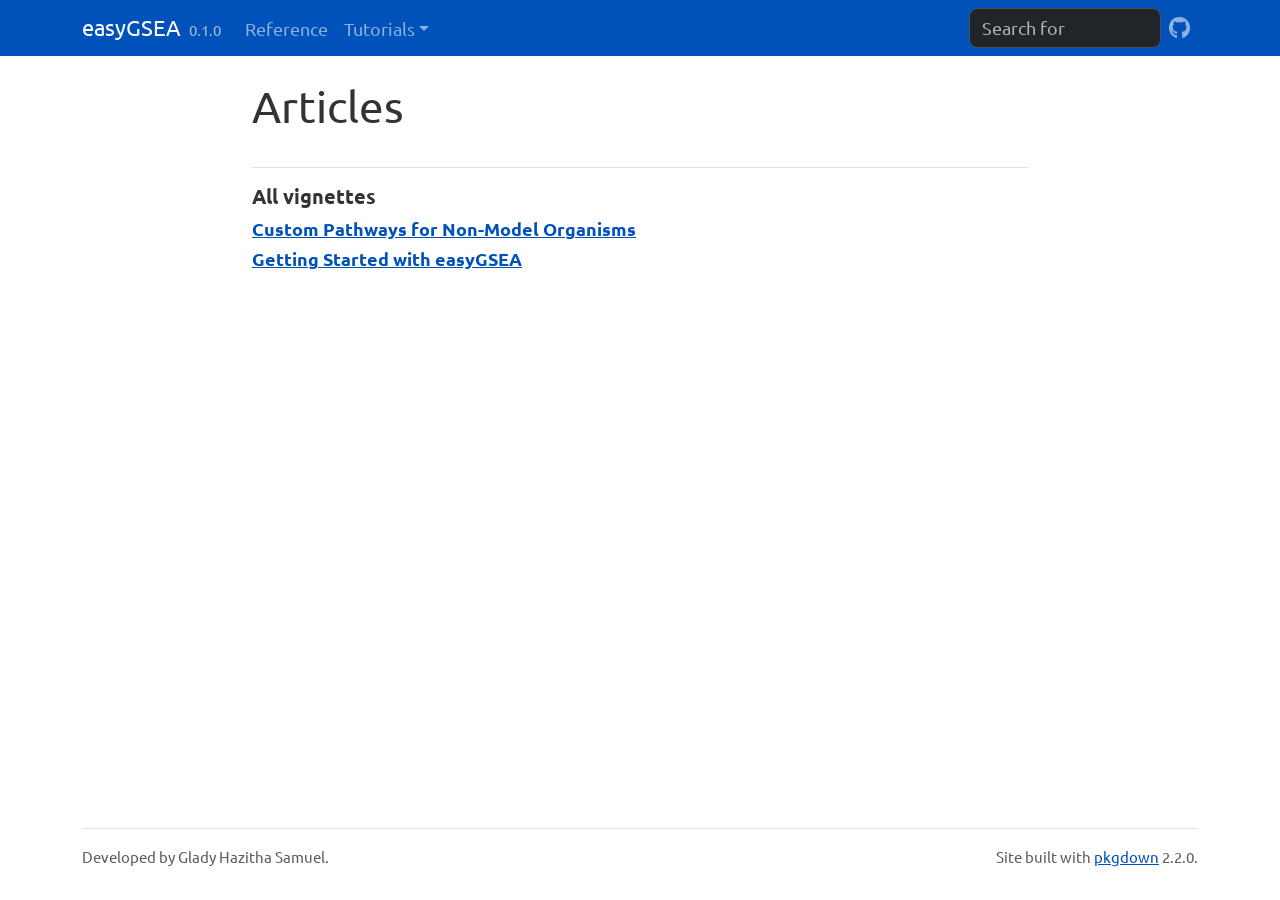
<file: articles/index.html>
<!DOCTYPE html>
<!-- Generated by pkgdown: do not edit by hand --><html lang="en"><head><meta http-equiv="Content-Type" content="text/html; charset=UTF-8"><meta charset="utf-8"><meta http-equiv="X-UA-Compatible" content="IE=edge"><meta name="viewport" content="width=device-width, initial-scale=1, shrink-to-fit=no"><title>Articles • easyGSEA</title><script src="../deps/jquery-3.6.0/jquery-3.6.0.min.js"></script><meta name="viewport" content="width=device-width, initial-scale=1, shrink-to-fit=no"><link href="../deps/bootstrap-5.3.1/bootstrap.min.css" rel="stylesheet"><script src="../deps/bootstrap-5.3.1/bootstrap.bundle.min.js"></script><link href="../deps/font-awesome-6.5.2/css/all.min.css" rel="stylesheet"><link href="../deps/font-awesome-6.5.2/css/v4-shims.min.css" rel="stylesheet"><script src="../deps/headroom-0.11.0/headroom.min.js"></script><script src="../deps/headroom-0.11.0/jQuery.headroom.min.js"></script><script src="../deps/bootstrap-toc-1.0.1/bootstrap-toc.min.js"></script><script src="../deps/clipboard.js-2.0.11/clipboard.min.js"></script><script src="../deps/search-1.0.0/autocomplete.jquery.min.js"></script><script src="../deps/search-1.0.0/fuse.min.js"></script><script src="../deps/search-1.0.0/mark.min.js"></script><!-- pkgdown --><script src="../pkgdown.js"></script><meta property="og:title" content="Articles"></head><body>
    <a href="#main" class="visually-hidden-focusable">Skip to contents</a>


    <nav class="navbar navbar-expand-lg fixed-top bg-primary" data-bs-theme="dark" aria-label="Site navigation"><div class="container">

    <a class="navbar-brand me-2" href="../index.html">easyGSEA</a>

    <small class="nav-text text-muted me-auto" data-bs-toggle="tooltip" data-bs-placement="bottom" title="">0.1.0</small>


    <button class="navbar-toggler" type="button" data-bs-toggle="collapse" data-bs-target="#navbar" aria-controls="navbar" aria-expanded="false" aria-label="Toggle navigation">
      <span class="navbar-toggler-icon"></span>
    </button>

    <div id="navbar" class="collapse navbar-collapse ms-3">
      <ul class="navbar-nav me-auto"><li class="nav-item"><a class="nav-link" href="../reference/index.html">Reference</a></li>
<li class="nav-item dropdown">
  <button class="nav-link dropdown-toggle" type="button" id="dropdown-tutorials" data-bs-toggle="dropdown" aria-expanded="false" aria-haspopup="true">Tutorials</button>
  <ul class="dropdown-menu" aria-labelledby="dropdown-tutorials"><li><a class="dropdown-item" href="../articles/quickstart.html">Getting Started</a></li>
  </ul></li>
      </ul><ul class="navbar-nav"><li class="nav-item"><form class="form-inline" role="search">
 <input class="form-control" type="search" name="search-input" id="search-input" autocomplete="off" aria-label="Search site" placeholder="Search for" data-search-index="../search.json"></form></li>
<li class="nav-item"><a class="external-link nav-link" href="https://github.com/ghsamuel/easyGSEA"><span class="fa fab fa-github fa-lg"></span></a></li>
      </ul></div>


  </div>
</nav><div class="container template-article-index">
<div class="row">
  <main id="main" class="col-md-9"><div class="page-header">

      <h1>Articles</h1>
    </div>

    <div class="section ">
      <h3>All vignettes</h3>
      <div class="section-desc"></div>

      <dl><dt><a href="custom-pathways.html">Custom Pathways for Non-Model Organisms</a></dt>
        <dd>
        </dd><dt><a href="quickstart.html">Getting Started with easyGSEA</a></dt>
        <dd>
      </dd></dl></div>
  </main></div>


    <footer><div class="pkgdown-footer-left">
  <p>Developed by Glady Hazitha Samuel.</p>
</div>

<div class="pkgdown-footer-right">
  <p>Site built with <a href="https://pkgdown.r-lib.org/" class="external-link">pkgdown</a> 2.2.0.</p>
</div>

    </footer></div>





  </body></html>
</file>
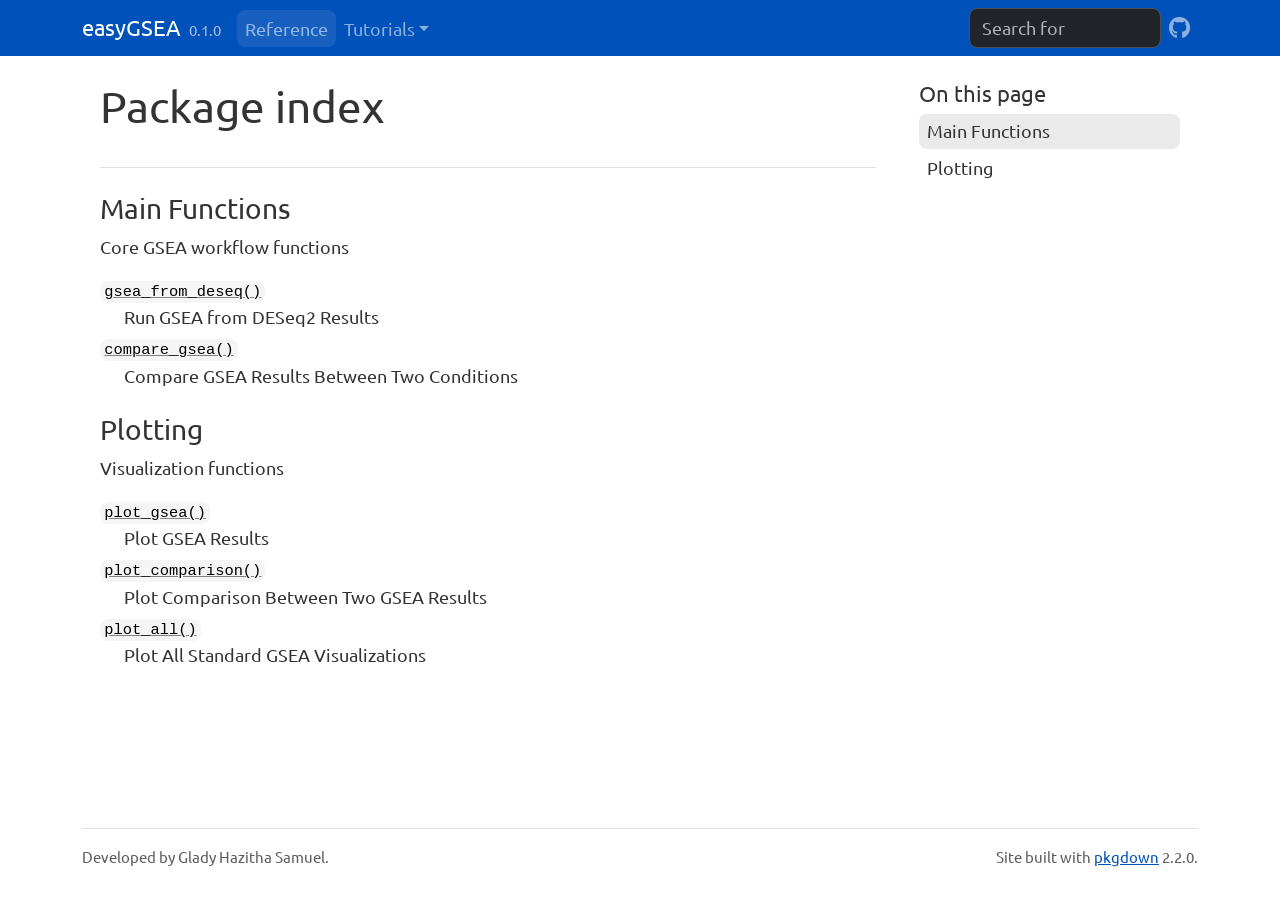
<file: reference/index.html>
<!DOCTYPE html>
<!-- Generated by pkgdown: do not edit by hand --><html lang="en"><head><meta http-equiv="Content-Type" content="text/html; charset=UTF-8"><meta charset="utf-8"><meta http-equiv="X-UA-Compatible" content="IE=edge"><meta name="viewport" content="width=device-width, initial-scale=1, shrink-to-fit=no"><title>Package index • easyGSEA</title><script src="../deps/jquery-3.6.0/jquery-3.6.0.min.js"></script><meta name="viewport" content="width=device-width, initial-scale=1, shrink-to-fit=no"><link href="../deps/bootstrap-5.3.1/bootstrap.min.css" rel="stylesheet"><script src="../deps/bootstrap-5.3.1/bootstrap.bundle.min.js"></script><link href="../deps/font-awesome-6.5.2/css/all.min.css" rel="stylesheet"><link href="../deps/font-awesome-6.5.2/css/v4-shims.min.css" rel="stylesheet"><script src="../deps/headroom-0.11.0/headroom.min.js"></script><script src="../deps/headroom-0.11.0/jQuery.headroom.min.js"></script><script src="../deps/bootstrap-toc-1.0.1/bootstrap-toc.min.js"></script><script src="../deps/clipboard.js-2.0.11/clipboard.min.js"></script><script src="../deps/search-1.0.0/autocomplete.jquery.min.js"></script><script src="../deps/search-1.0.0/fuse.min.js"></script><script src="../deps/search-1.0.0/mark.min.js"></script><!-- pkgdown --><script src="../pkgdown.js"></script><meta property="og:title" content="Package index"></head><body>
    <a href="#main" class="visually-hidden-focusable">Skip to contents</a>


    <nav class="navbar navbar-expand-lg fixed-top bg-primary" data-bs-theme="dark" aria-label="Site navigation"><div class="container">

    <a class="navbar-brand me-2" href="../index.html">easyGSEA</a>

    <small class="nav-text text-muted me-auto" data-bs-toggle="tooltip" data-bs-placement="bottom" title="">0.1.0</small>


    <button class="navbar-toggler" type="button" data-bs-toggle="collapse" data-bs-target="#navbar" aria-controls="navbar" aria-expanded="false" aria-label="Toggle navigation">
      <span class="navbar-toggler-icon"></span>
    </button>

    <div id="navbar" class="collapse navbar-collapse ms-3">
      <ul class="navbar-nav me-auto"><li class="active nav-item"><a class="nav-link" href="../reference/index.html">Reference</a></li>
<li class="nav-item dropdown">
  <button class="nav-link dropdown-toggle" type="button" id="dropdown-tutorials" data-bs-toggle="dropdown" aria-expanded="false" aria-haspopup="true">Tutorials</button>
  <ul class="dropdown-menu" aria-labelledby="dropdown-tutorials"><li><a class="dropdown-item" href="../articles/quickstart.html">Getting Started</a></li>
  </ul></li>
      </ul><ul class="navbar-nav"><li class="nav-item"><form class="form-inline" role="search">
 <input class="form-control" type="search" name="search-input" id="search-input" autocomplete="off" aria-label="Search site" placeholder="Search for" data-search-index="../search.json"></form></li>
<li class="nav-item"><a class="external-link nav-link" href="https://github.com/ghsamuel/easyGSEA"><span class="fa fab fa-github fa-lg"></span></a></li>
      </ul></div>


  </div>
</nav><div class="container template-reference-index">
<div class="row">
  <main id="main" class="col-md-9"><div class="page-header">

      <h1>Package index</h1>
    </div>

    <div class="section level2">
      <h2 id="main-functions">Main Functions<a class="anchor" aria-label="anchor" href="#main-functions"></a></h2>

      <div class="section-desc"><p>Core GSEA workflow functions</p></div>

      <dl></dl></div><div class="section level2">




      <dl><dt>

          <code><a href="gsea_from_deseq.html">gsea_from_deseq()</a></code>

        </dt>
        <dd>Run GSEA from DESeq2 Results</dd>

        <dt>

          <code><a href="compare_gsea.html">compare_gsea()</a></code>

        </dt>
        <dd>Compare GSEA Results Between Two Conditions</dd>
      </dl></div><div class="section level2">
      <h2 id="plotting">Plotting<a class="anchor" aria-label="anchor" href="#plotting"></a></h2>

      <div class="section-desc"><p>Visualization functions</p></div>

      <dl></dl></div><div class="section level2">




      <dl><dt>

          <code><a href="plot_gsea.html">plot_gsea()</a></code>

        </dt>
        <dd>Plot GSEA Results</dd>

        <dt>

          <code><a href="plot_comparison.html">plot_comparison()</a></code>

        </dt>
        <dd>Plot Comparison Between Two GSEA Results</dd>

        <dt>

          <code><a href="plot_all.html">plot_all()</a></code>

        </dt>
        <dd>Plot All Standard GSEA Visualizations</dd>
      </dl></div>
  </main><aside class="col-md-3"><nav id="toc" aria-label="Table of contents"><h2>On this page</h2>
    </nav></aside></div>


    <footer><div class="pkgdown-footer-left">
  <p>Developed by Glady Hazitha Samuel.</p>
</div>

<div class="pkgdown-footer-right">
  <p>Site built with <a href="https://pkgdown.r-lib.org/" class="external-link">pkgdown</a> 2.2.0.</p>
</div>

    </footer></div>





  </body></html>
</file>
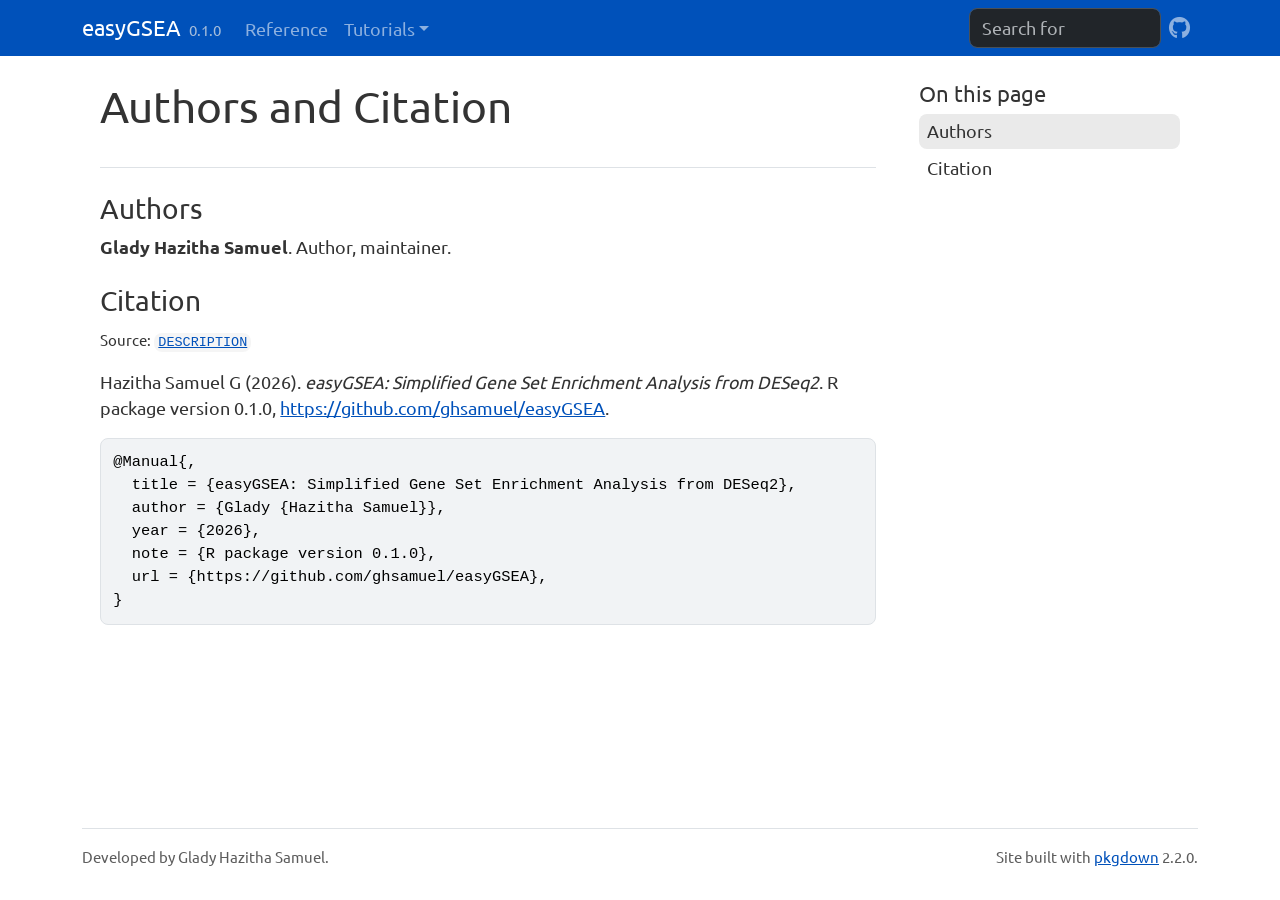
<file: authors.html>
<!DOCTYPE html>
<!-- Generated by pkgdown: do not edit by hand --><html lang="en"><head><meta http-equiv="Content-Type" content="text/html; charset=UTF-8"><meta charset="utf-8"><meta http-equiv="X-UA-Compatible" content="IE=edge"><meta name="viewport" content="width=device-width, initial-scale=1, shrink-to-fit=no"><title>Authors and Citation • easyGSEA</title><script src="deps/jquery-3.6.0/jquery-3.6.0.min.js"></script><meta name="viewport" content="width=device-width, initial-scale=1, shrink-to-fit=no"><link href="deps/bootstrap-5.3.1/bootstrap.min.css" rel="stylesheet"><script src="deps/bootstrap-5.3.1/bootstrap.bundle.min.js"></script><link href="deps/font-awesome-6.5.2/css/all.min.css" rel="stylesheet"><link href="deps/font-awesome-6.5.2/css/v4-shims.min.css" rel="stylesheet"><script src="deps/headroom-0.11.0/headroom.min.js"></script><script src="deps/headroom-0.11.0/jQuery.headroom.min.js"></script><script src="deps/bootstrap-toc-1.0.1/bootstrap-toc.min.js"></script><script src="deps/clipboard.js-2.0.11/clipboard.min.js"></script><script src="deps/search-1.0.0/autocomplete.jquery.min.js"></script><script src="deps/search-1.0.0/fuse.min.js"></script><script src="deps/search-1.0.0/mark.min.js"></script><!-- pkgdown --><script src="pkgdown.js"></script><meta property="og:title" content="Authors and Citation"></head><body>
    <a href="#main" class="visually-hidden-focusable">Skip to contents</a>


    <nav class="navbar navbar-expand-lg fixed-top bg-primary" data-bs-theme="dark" aria-label="Site navigation"><div class="container">

    <a class="navbar-brand me-2" href="index.html">easyGSEA</a>

    <small class="nav-text text-muted me-auto" data-bs-toggle="tooltip" data-bs-placement="bottom" title="">0.1.0</small>


    <button class="navbar-toggler" type="button" data-bs-toggle="collapse" data-bs-target="#navbar" aria-controls="navbar" aria-expanded="false" aria-label="Toggle navigation">
      <span class="navbar-toggler-icon"></span>
    </button>

    <div id="navbar" class="collapse navbar-collapse ms-3">
      <ul class="navbar-nav me-auto"><li class="nav-item"><a class="nav-link" href="reference/index.html">Reference</a></li>
<li class="nav-item dropdown">
  <button class="nav-link dropdown-toggle" type="button" id="dropdown-tutorials" data-bs-toggle="dropdown" aria-expanded="false" aria-haspopup="true">Tutorials</button>
  <ul class="dropdown-menu" aria-labelledby="dropdown-tutorials"><li><a class="dropdown-item" href="articles/quickstart.html">Getting Started</a></li>
  </ul></li>
      </ul><ul class="navbar-nav"><li class="nav-item"><form class="form-inline" role="search">
 <input class="form-control" type="search" name="search-input" id="search-input" autocomplete="off" aria-label="Search site" placeholder="Search for" data-search-index="search.json"></form></li>
<li class="nav-item"><a class="external-link nav-link" href="https://github.com/ghsamuel/easyGSEA"><span class="fa fab fa-github fa-lg"></span></a></li>
      </ul></div>


  </div>
</nav><div class="container template-citation-authors">
<div class="row">
  <main id="main" class="col-md-9"><div class="page-header">

      <h1>Authors and Citation</h1>
    </div>

    <div class="section level2">
      <h2>Authors</h2>

      <ul class="list-unstyled"><li>
          <p><strong>Glady Hazitha Samuel</strong>. Author, maintainer.
          </p>
        </li>
      </ul></div>

    <div class="section level2">
      <h2 id="citation">Citation</h2>
      <p><small class="dont-index">Source: <a href="https://github.com/ghsamuel/easyGSEA/blob/master/DESCRIPTION" class="external-link"><code>DESCRIPTION</code></a></small></p>

      <p>Hazitha Samuel G (2026).
<em>easyGSEA: Simplified Gene Set Enrichment Analysis from DESeq2</em>.
R package version 0.1.0, <a href="https://github.com/ghsamuel/easyGSEA" class="external-link">https://github.com/ghsamuel/easyGSEA</a>.
</p>
      <pre>@Manual{,
  title = {easyGSEA: Simplified Gene Set Enrichment Analysis from DESeq2},
  author = {Glady {Hazitha Samuel}},
  year = {2026},
  note = {R package version 0.1.0},
  url = {https://github.com/ghsamuel/easyGSEA},
}</pre>
    </div>

  </main><aside class="col-md-3"><nav id="toc" aria-label="Table of contents"><h2>On this page</h2>
    </nav></aside></div>


    <footer><div class="pkgdown-footer-left">
  <p>Developed by Glady Hazitha Samuel.</p>
</div>

<div class="pkgdown-footer-right">
  <p>Site built with <a href="https://pkgdown.r-lib.org/" class="external-link">pkgdown</a> 2.2.0.</p>
</div>

    </footer></div>





  </body></html>
</file>
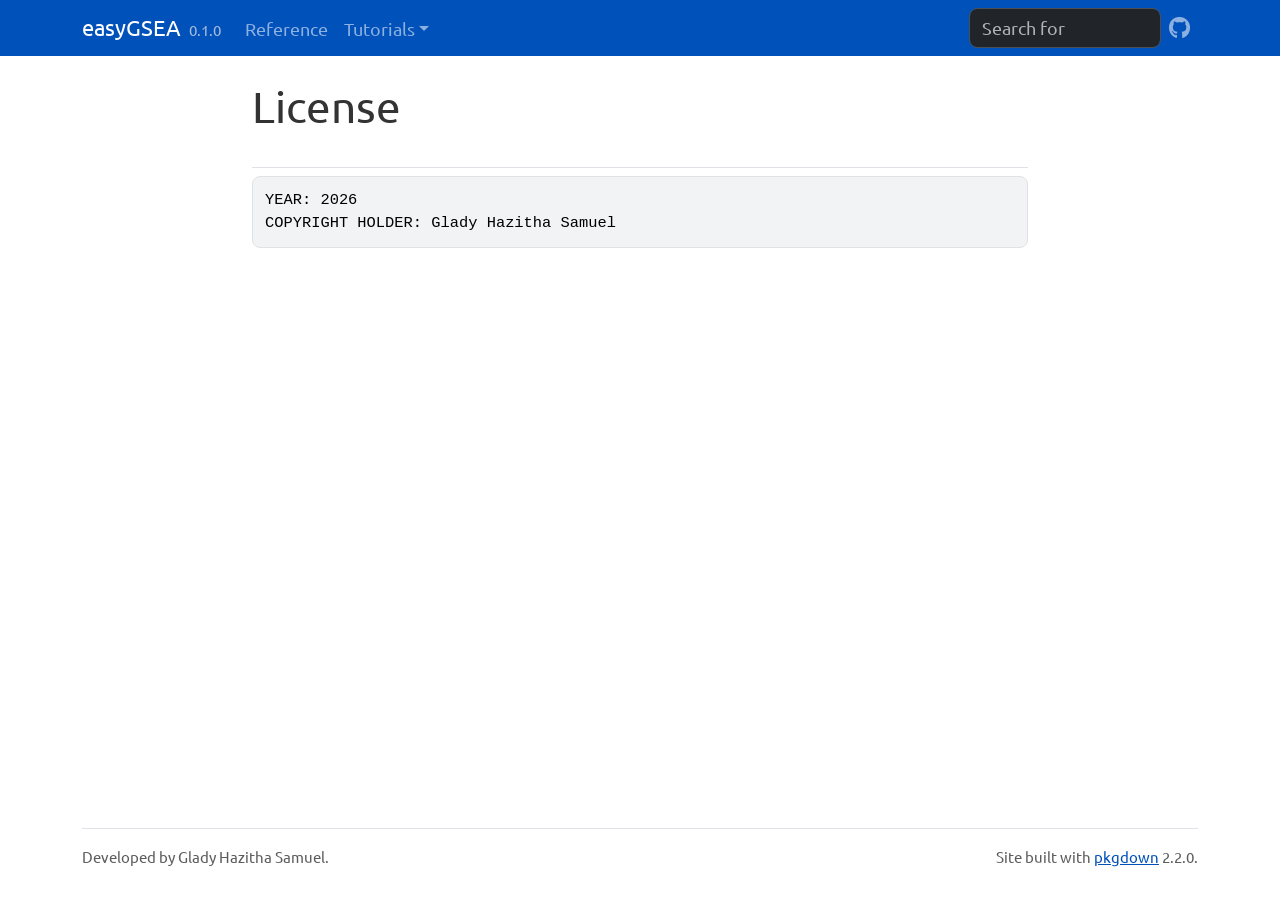
<file: LICENSE-text.html>
<!DOCTYPE html>
<!-- Generated by pkgdown: do not edit by hand --><html lang="en"><head><meta http-equiv="Content-Type" content="text/html; charset=UTF-8"><meta charset="utf-8"><meta http-equiv="X-UA-Compatible" content="IE=edge"><meta name="viewport" content="width=device-width, initial-scale=1, shrink-to-fit=no"><title>License • easyGSEA</title><script src="deps/jquery-3.6.0/jquery-3.6.0.min.js"></script><meta name="viewport" content="width=device-width, initial-scale=1, shrink-to-fit=no"><link href="deps/bootstrap-5.3.1/bootstrap.min.css" rel="stylesheet"><script src="deps/bootstrap-5.3.1/bootstrap.bundle.min.js"></script><link href="deps/font-awesome-6.5.2/css/all.min.css" rel="stylesheet"><link href="deps/font-awesome-6.5.2/css/v4-shims.min.css" rel="stylesheet"><script src="deps/headroom-0.11.0/headroom.min.js"></script><script src="deps/headroom-0.11.0/jQuery.headroom.min.js"></script><script src="deps/bootstrap-toc-1.0.1/bootstrap-toc.min.js"></script><script src="deps/clipboard.js-2.0.11/clipboard.min.js"></script><script src="deps/search-1.0.0/autocomplete.jquery.min.js"></script><script src="deps/search-1.0.0/fuse.min.js"></script><script src="deps/search-1.0.0/mark.min.js"></script><!-- pkgdown --><script src="pkgdown.js"></script><meta property="og:title" content="License"></head><body>
    <a href="#main" class="visually-hidden-focusable">Skip to contents</a>


    <nav class="navbar navbar-expand-lg fixed-top bg-primary" data-bs-theme="dark" aria-label="Site navigation"><div class="container">

    <a class="navbar-brand me-2" href="index.html">easyGSEA</a>

    <small class="nav-text text-muted me-auto" data-bs-toggle="tooltip" data-bs-placement="bottom" title="">0.1.0</small>


    <button class="navbar-toggler" type="button" data-bs-toggle="collapse" data-bs-target="#navbar" aria-controls="navbar" aria-expanded="false" aria-label="Toggle navigation">
      <span class="navbar-toggler-icon"></span>
    </button>

    <div id="navbar" class="collapse navbar-collapse ms-3">
      <ul class="navbar-nav me-auto"><li class="nav-item"><a class="nav-link" href="reference/index.html">Reference</a></li>
<li class="nav-item dropdown">
  <button class="nav-link dropdown-toggle" type="button" id="dropdown-tutorials" data-bs-toggle="dropdown" aria-expanded="false" aria-haspopup="true">Tutorials</button>
  <ul class="dropdown-menu" aria-labelledby="dropdown-tutorials"><li><a class="dropdown-item" href="articles/quickstart.html">Getting Started</a></li>
  </ul></li>
      </ul><ul class="navbar-nav"><li class="nav-item"><form class="form-inline" role="search">
 <input class="form-control" type="search" name="search-input" id="search-input" autocomplete="off" aria-label="Search site" placeholder="Search for" data-search-index="search.json"></form></li>
<li class="nav-item"><a class="external-link nav-link" href="https://github.com/ghsamuel/easyGSEA"><span class="fa fab fa-github fa-lg"></span></a></li>
      </ul></div>


  </div>
</nav><div class="container template-title-body">
<div class="row">
  <main id="main" class="col-md-9"><div class="page-header">

      <h1>License</h1>

    </div>

<pre>YEAR: 2026
COPYRIGHT HOLDER: Glady Hazitha Samuel
</pre>

  </main></div>


    <footer><div class="pkgdown-footer-left">
  <p>Developed by Glady Hazitha Samuel.</p>
</div>

<div class="pkgdown-footer-right">
  <p>Site built with <a href="https://pkgdown.r-lib.org/" class="external-link">pkgdown</a> 2.2.0.</p>
</div>

    </footer></div>





  </body></html>
</file>
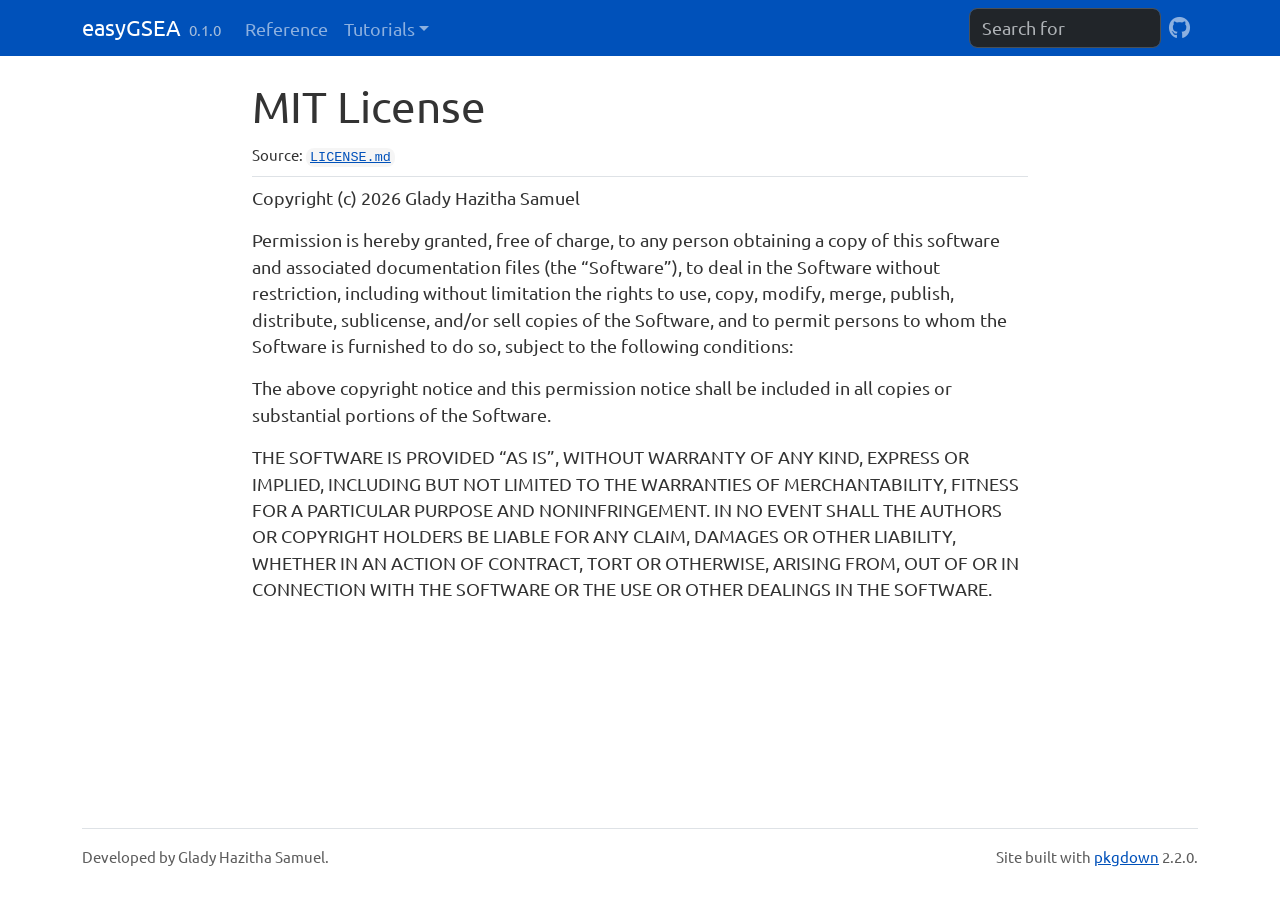
<file: LICENSE.html>
<!DOCTYPE html>
<!-- Generated by pkgdown: do not edit by hand --><html lang="en"><head><meta http-equiv="Content-Type" content="text/html; charset=UTF-8"><meta charset="utf-8"><meta http-equiv="X-UA-Compatible" content="IE=edge"><meta name="viewport" content="width=device-width, initial-scale=1, shrink-to-fit=no"><title>MIT License • easyGSEA</title><script src="deps/jquery-3.6.0/jquery-3.6.0.min.js"></script><meta name="viewport" content="width=device-width, initial-scale=1, shrink-to-fit=no"><link href="deps/bootstrap-5.3.1/bootstrap.min.css" rel="stylesheet"><script src="deps/bootstrap-5.3.1/bootstrap.bundle.min.js"></script><link href="deps/font-awesome-6.5.2/css/all.min.css" rel="stylesheet"><link href="deps/font-awesome-6.5.2/css/v4-shims.min.css" rel="stylesheet"><script src="deps/headroom-0.11.0/headroom.min.js"></script><script src="deps/headroom-0.11.0/jQuery.headroom.min.js"></script><script src="deps/bootstrap-toc-1.0.1/bootstrap-toc.min.js"></script><script src="deps/clipboard.js-2.0.11/clipboard.min.js"></script><script src="deps/search-1.0.0/autocomplete.jquery.min.js"></script><script src="deps/search-1.0.0/fuse.min.js"></script><script src="deps/search-1.0.0/mark.min.js"></script><!-- pkgdown --><script src="pkgdown.js"></script><meta property="og:title" content="MIT License"></head><body>
    <a href="#main" class="visually-hidden-focusable">Skip to contents</a>


    <nav class="navbar navbar-expand-lg fixed-top bg-primary" data-bs-theme="dark" aria-label="Site navigation"><div class="container">

    <a class="navbar-brand me-2" href="index.html">easyGSEA</a>

    <small class="nav-text text-muted me-auto" data-bs-toggle="tooltip" data-bs-placement="bottom" title="">0.1.0</small>


    <button class="navbar-toggler" type="button" data-bs-toggle="collapse" data-bs-target="#navbar" aria-controls="navbar" aria-expanded="false" aria-label="Toggle navigation">
      <span class="navbar-toggler-icon"></span>
    </button>

    <div id="navbar" class="collapse navbar-collapse ms-3">
      <ul class="navbar-nav me-auto"><li class="nav-item"><a class="nav-link" href="reference/index.html">Reference</a></li>
<li class="nav-item dropdown">
  <button class="nav-link dropdown-toggle" type="button" id="dropdown-tutorials" data-bs-toggle="dropdown" aria-expanded="false" aria-haspopup="true">Tutorials</button>
  <ul class="dropdown-menu" aria-labelledby="dropdown-tutorials"><li><a class="dropdown-item" href="articles/quickstart.html">Getting Started</a></li>
  </ul></li>
      </ul><ul class="navbar-nav"><li class="nav-item"><form class="form-inline" role="search">
 <input class="form-control" type="search" name="search-input" id="search-input" autocomplete="off" aria-label="Search site" placeholder="Search for" data-search-index="search.json"></form></li>
<li class="nav-item"><a class="external-link nav-link" href="https://github.com/ghsamuel/easyGSEA"><span class="fa fab fa-github fa-lg"></span></a></li>
      </ul></div>


  </div>
</nav><div class="container template-title-body">
<div class="row">
  <main id="main" class="col-md-9"><div class="page-header">

      <h1>MIT License</h1>
      <small class="dont-index">Source: <a href="https://github.com/ghsamuel/easyGSEA/blob/master/LICENSE.md" class="external-link"><code>LICENSE.md</code></a></small>
    </div>

<div id="mit-license" class="section level1">

<p>Copyright (c) 2026 Glady Hazitha Samuel</p>
<p>Permission is hereby granted, free of charge, to any person obtaining a copy of this software and associated documentation files (the “Software”), to deal in the Software without restriction, including without limitation the rights to use, copy, modify, merge, publish, distribute, sublicense, and/or sell copies of the Software, and to permit persons to whom the Software is furnished to do so, subject to the following conditions:</p>
<p>The above copyright notice and this permission notice shall be included in all copies or substantial portions of the Software.</p>
<p>THE SOFTWARE IS PROVIDED “AS IS”, WITHOUT WARRANTY OF ANY KIND, EXPRESS OR IMPLIED, INCLUDING BUT NOT LIMITED TO THE WARRANTIES OF MERCHANTABILITY, FITNESS FOR A PARTICULAR PURPOSE AND NONINFRINGEMENT. IN NO EVENT SHALL THE AUTHORS OR COPYRIGHT HOLDERS BE LIABLE FOR ANY CLAIM, DAMAGES OR OTHER LIABILITY, WHETHER IN AN ACTION OF CONTRACT, TORT OR OTHERWISE, ARISING FROM, OUT OF OR IN CONNECTION WITH THE SOFTWARE OR THE USE OR OTHER DEALINGS IN THE SOFTWARE.</p>
</div>

  </main></div>


    <footer><div class="pkgdown-footer-left">
  <p>Developed by Glady Hazitha Samuel.</p>
</div>

<div class="pkgdown-footer-right">
  <p>Site built with <a href="https://pkgdown.r-lib.org/" class="external-link">pkgdown</a> 2.2.0.</p>
</div>

    </footer></div>





  </body></html>
</file>
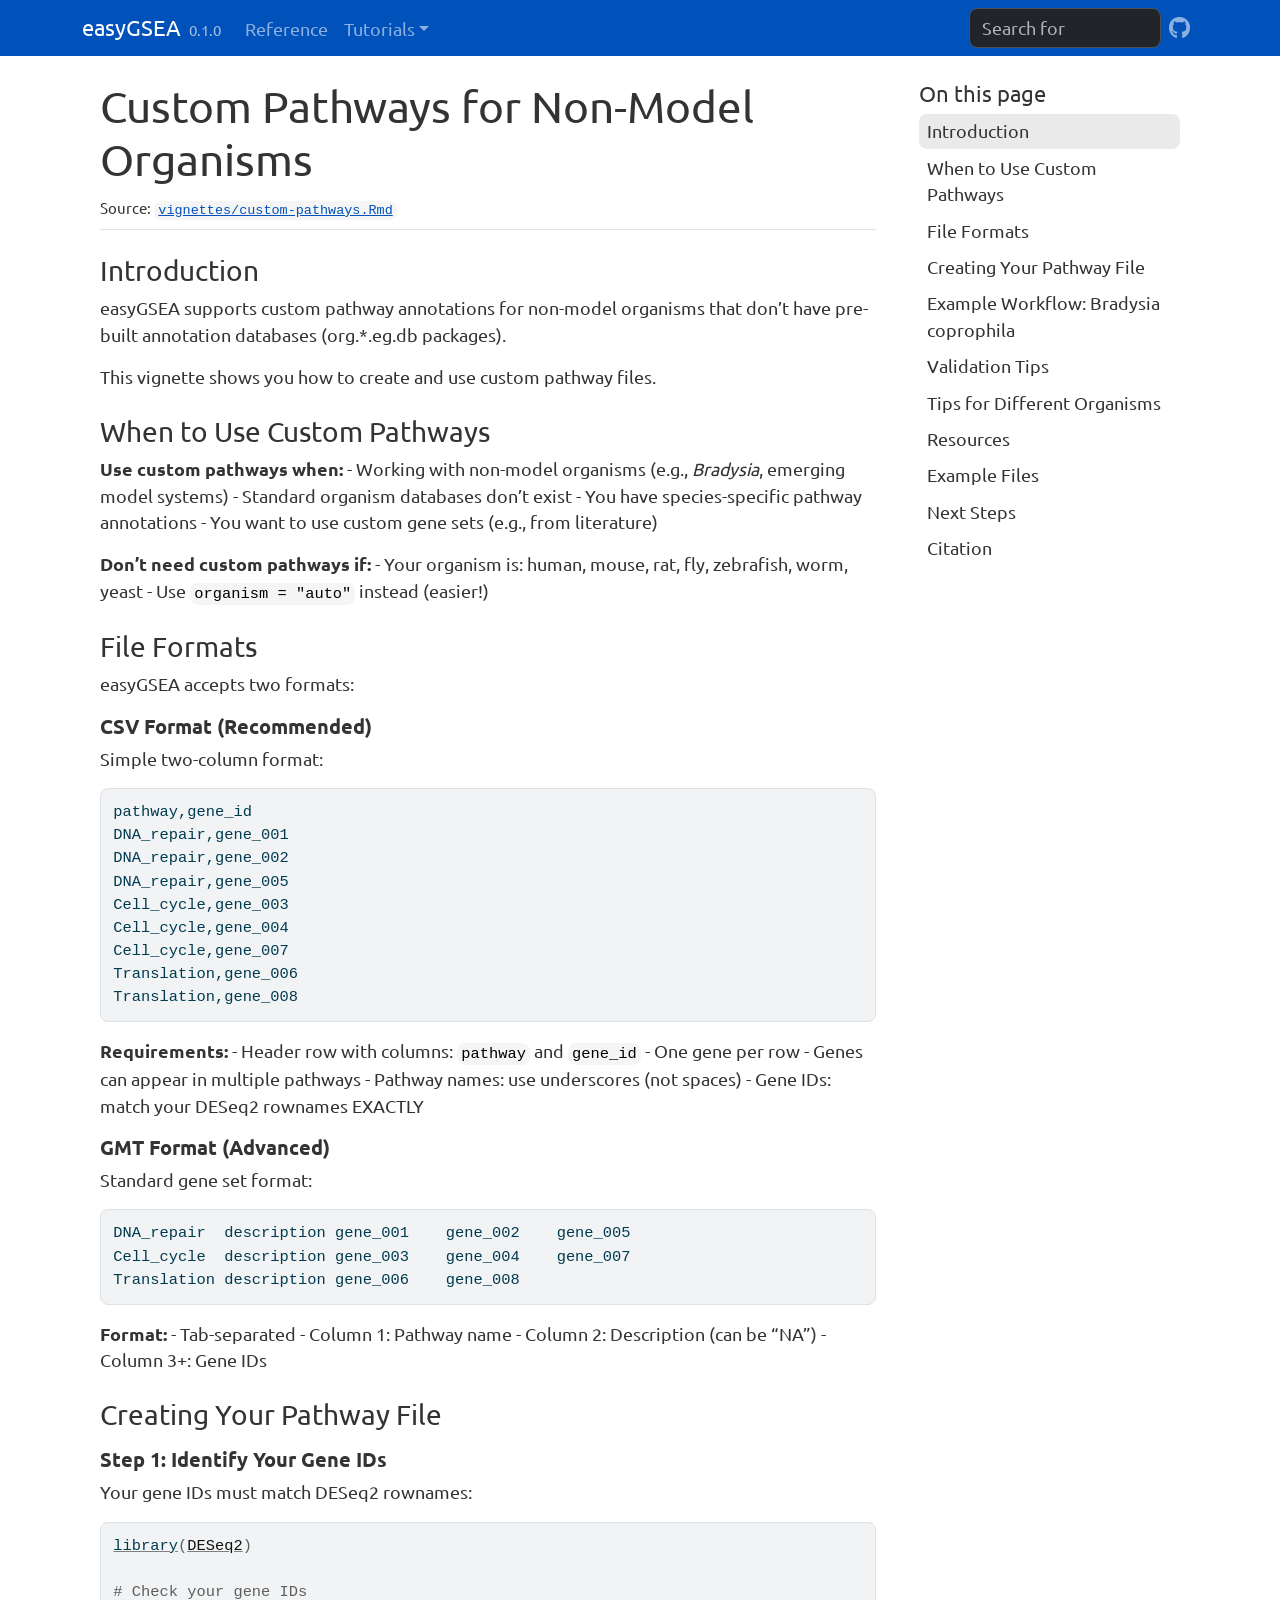
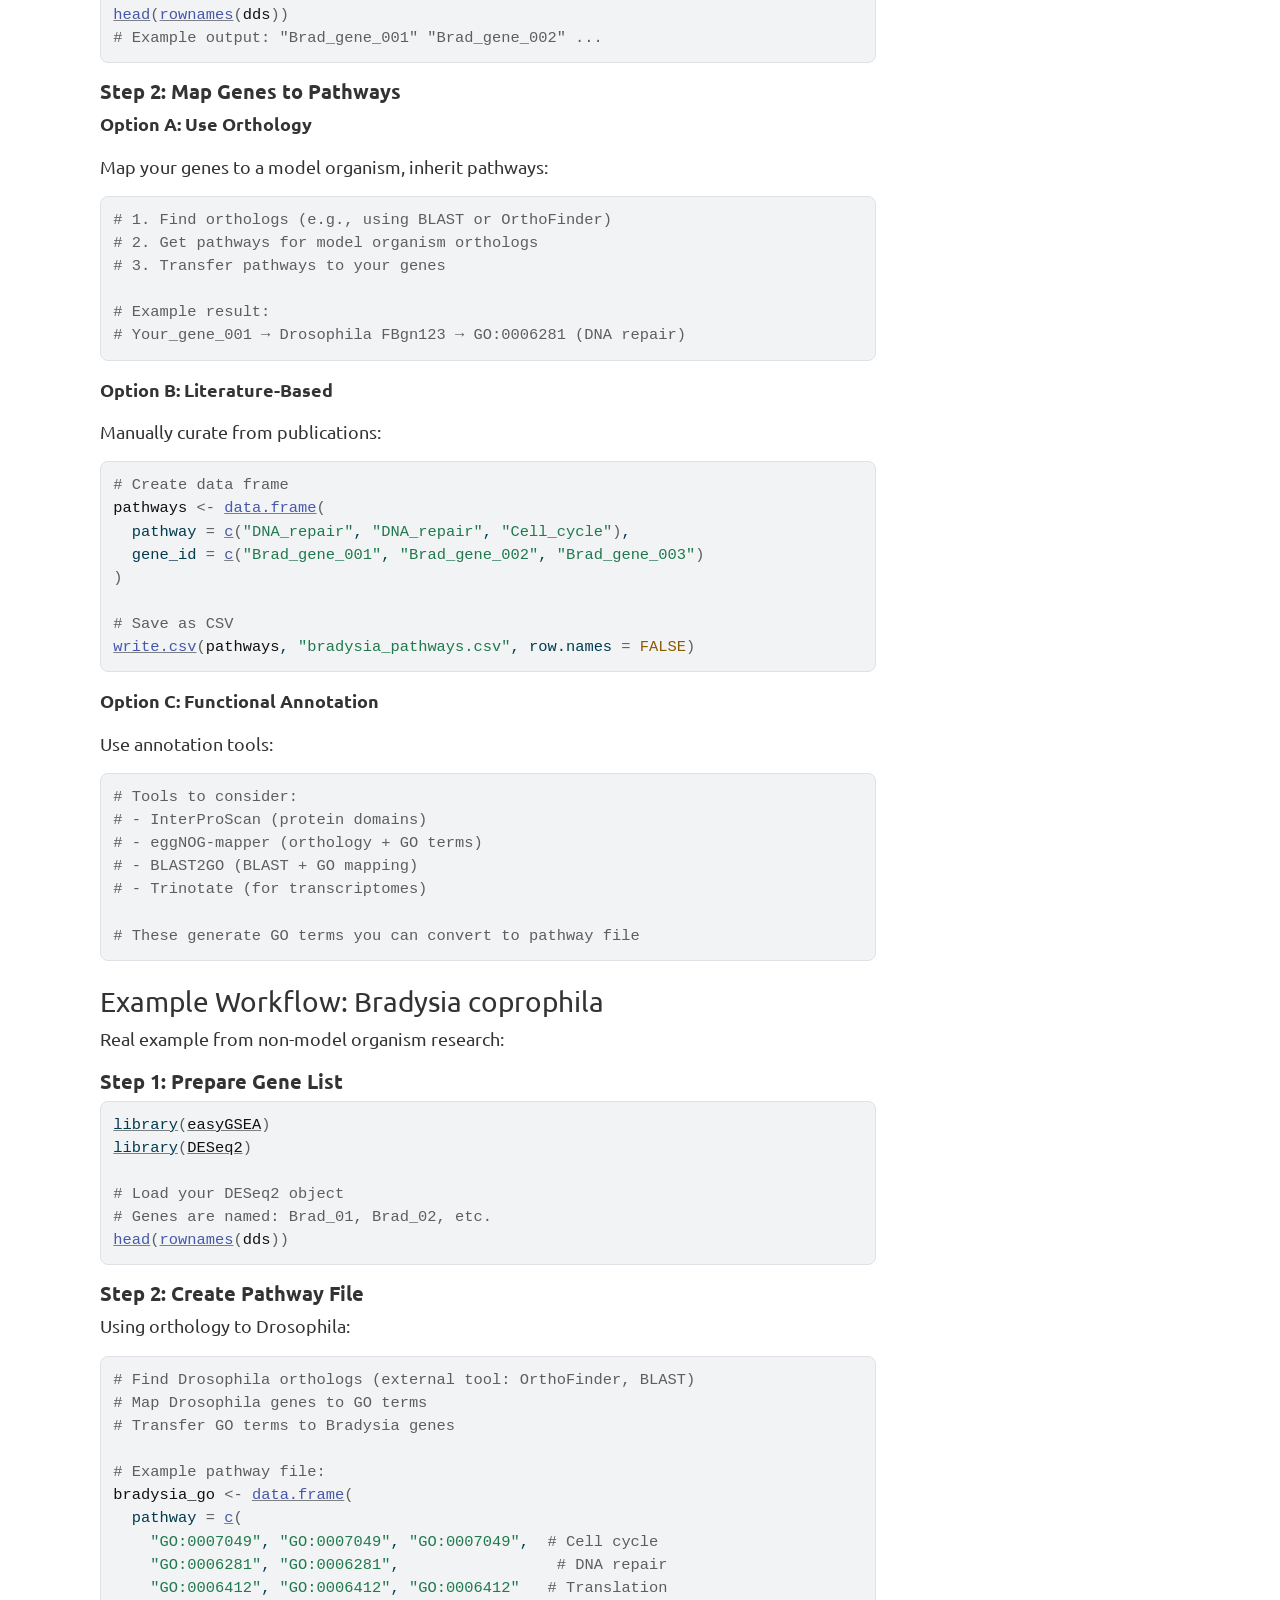
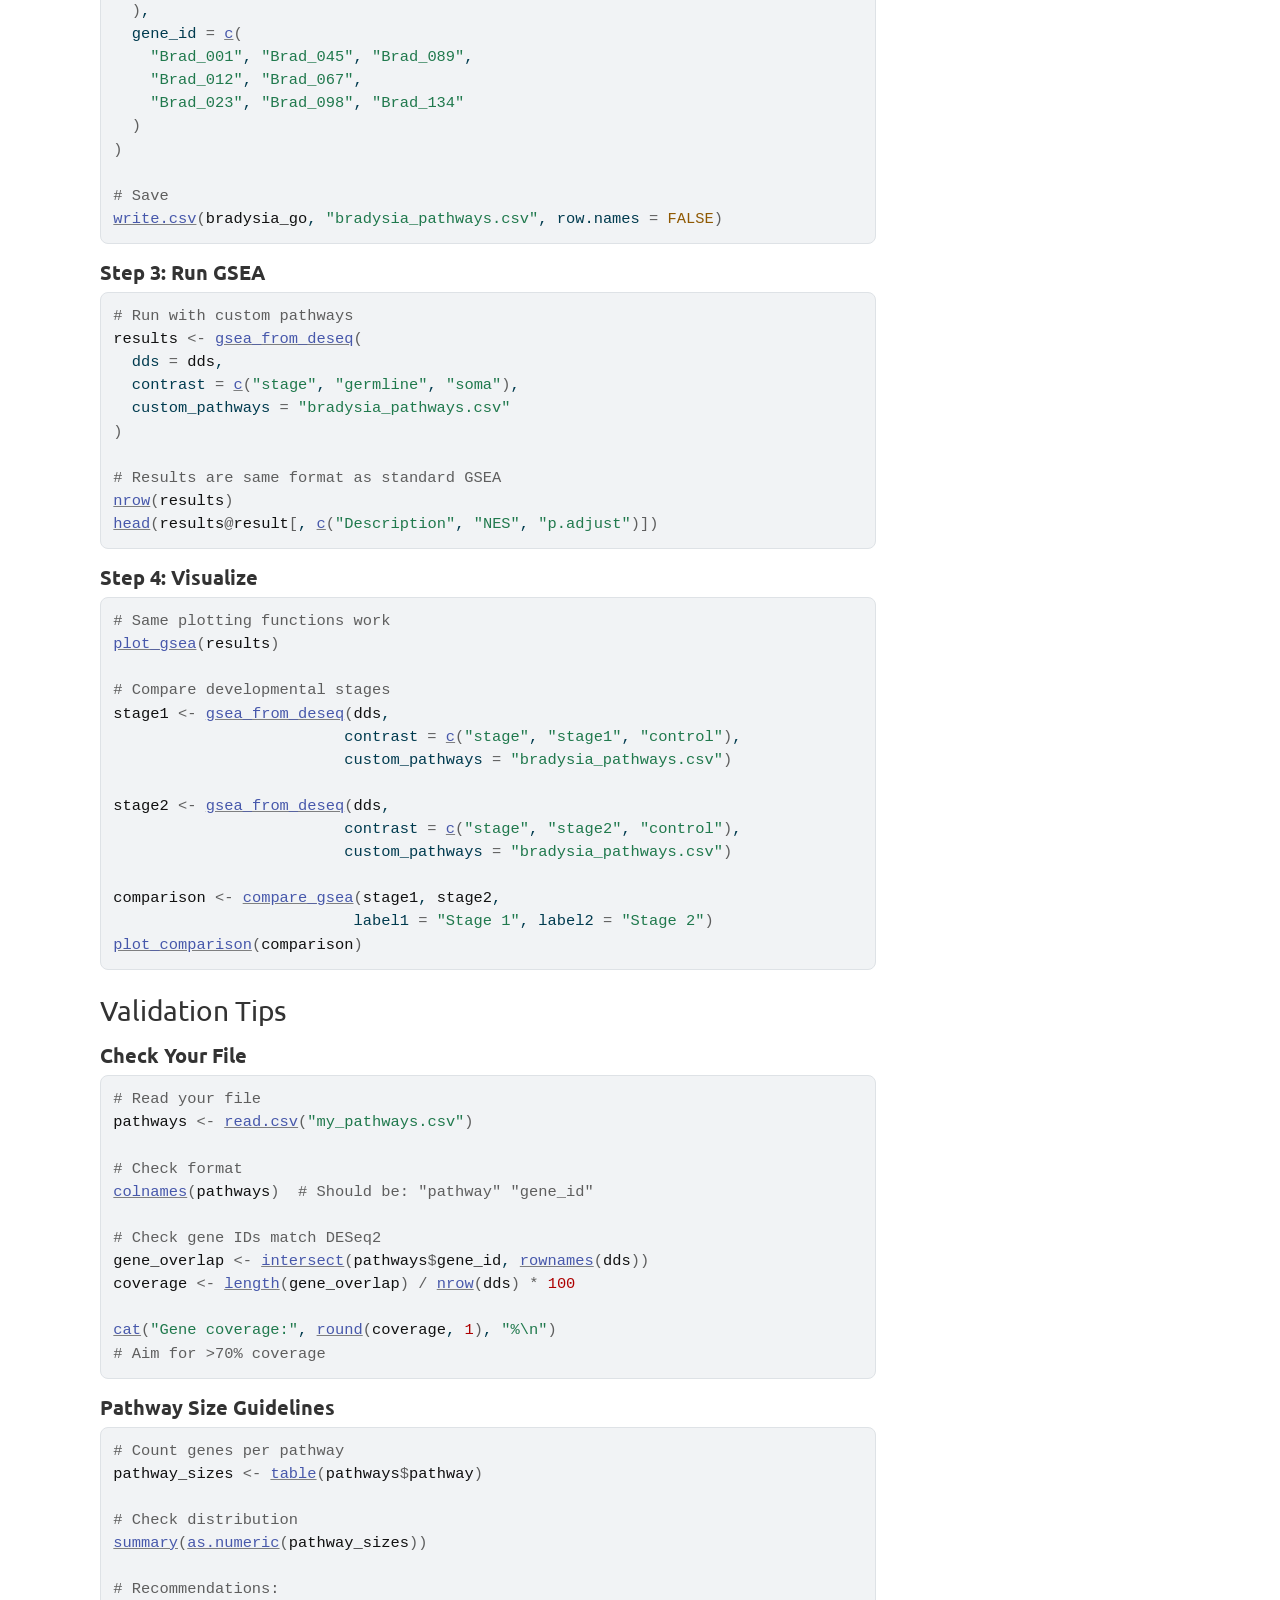
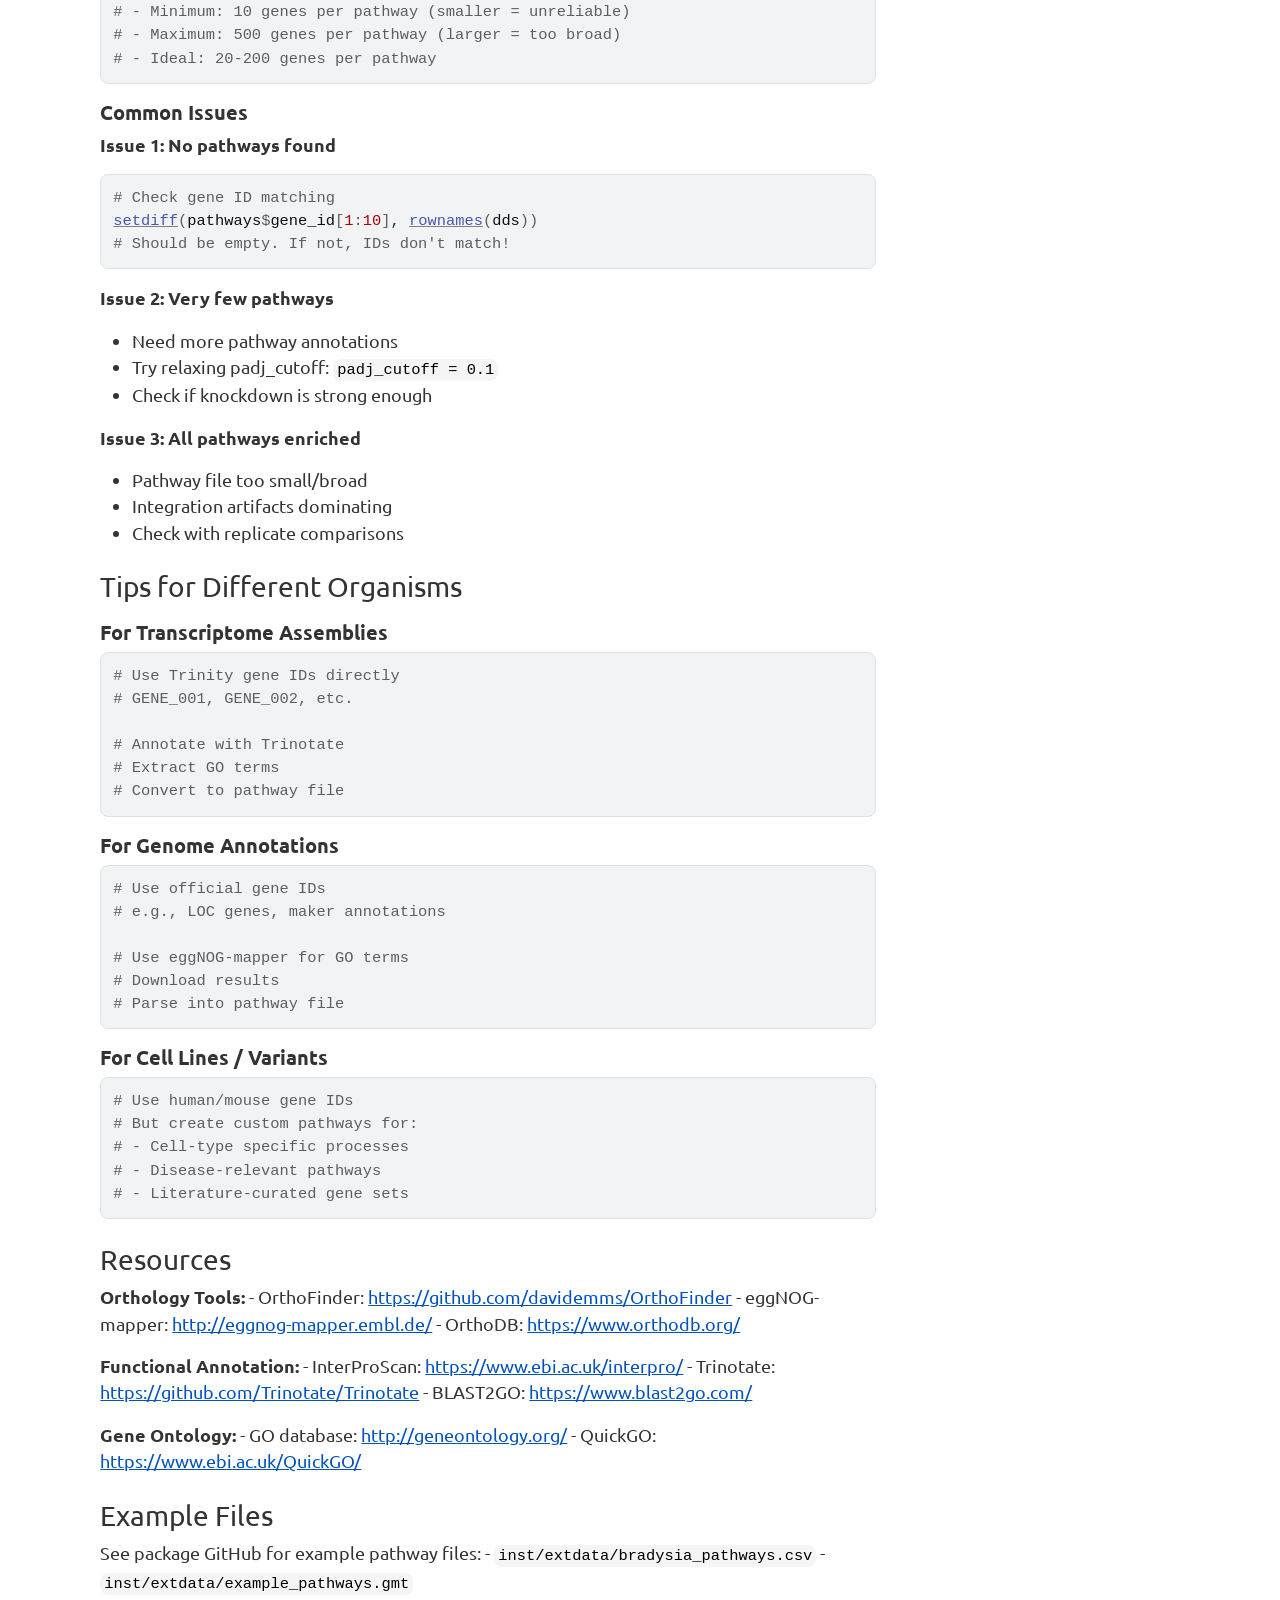
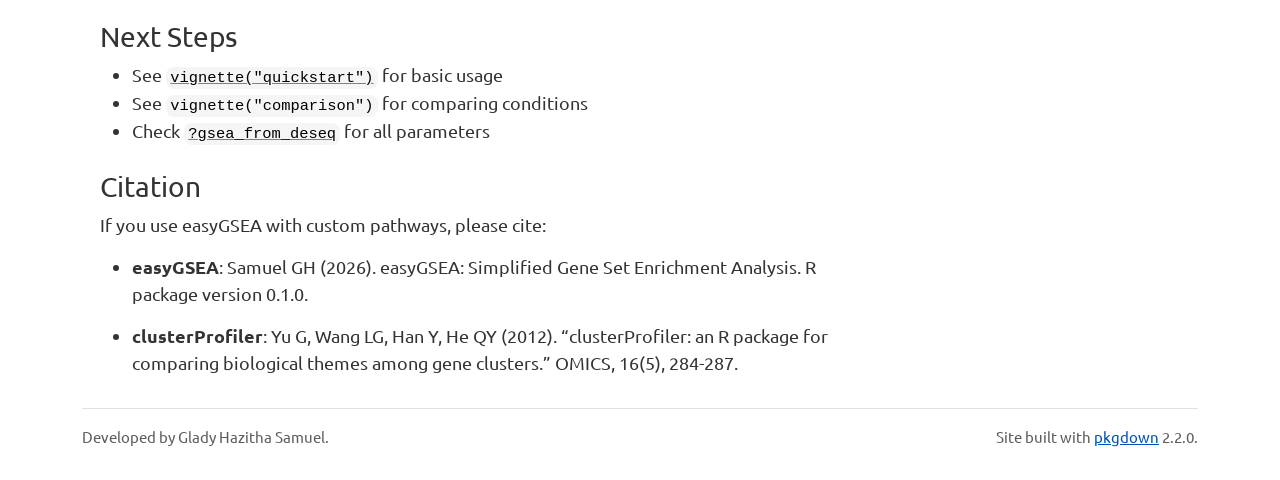
<file: articles/custom-pathways.html>
<!DOCTYPE html>
<!-- Generated by pkgdown: do not edit by hand --><html lang="en">
<head>
<meta http-equiv="Content-Type" content="text/html; charset=UTF-8">
<meta charset="utf-8">
<meta http-equiv="X-UA-Compatible" content="IE=edge">
<meta name="viewport" content="width=device-width, initial-scale=1, shrink-to-fit=no">
<title>Custom Pathways for Non-Model Organisms • easyGSEA</title>
<script src="../deps/jquery-3.6.0/jquery-3.6.0.min.js"></script><meta name="viewport" content="width=device-width, initial-scale=1, shrink-to-fit=no">
<link href="../deps/bootstrap-5.3.1/bootstrap.min.css" rel="stylesheet">
<script src="../deps/bootstrap-5.3.1/bootstrap.bundle.min.js"></script><link href="../deps/font-awesome-6.5.2/css/all.min.css" rel="stylesheet">
<link href="../deps/font-awesome-6.5.2/css/v4-shims.min.css" rel="stylesheet">
<script src="../deps/headroom-0.11.0/headroom.min.js"></script><script src="../deps/headroom-0.11.0/jQuery.headroom.min.js"></script><script src="../deps/bootstrap-toc-1.0.1/bootstrap-toc.min.js"></script><script src="../deps/clipboard.js-2.0.11/clipboard.min.js"></script><script src="../deps/search-1.0.0/autocomplete.jquery.min.js"></script><script src="../deps/search-1.0.0/fuse.min.js"></script><script src="../deps/search-1.0.0/mark.min.js"></script><!-- pkgdown --><script src="../pkgdown.js"></script><meta property="og:title" content="Custom Pathways for Non-Model Organisms">
</head>
<body>
    <a href="#main" class="visually-hidden-focusable">Skip to contents</a>


    <nav class="navbar navbar-expand-lg fixed-top bg-primary" data-bs-theme="dark" aria-label="Site navigation"><div class="container">

    <a class="navbar-brand me-2" href="../index.html">easyGSEA</a>

    <small class="nav-text text-muted me-auto" data-bs-toggle="tooltip" data-bs-placement="bottom" title="">0.1.0</small>


    <button class="navbar-toggler" type="button" data-bs-toggle="collapse" data-bs-target="#navbar" aria-controls="navbar" aria-expanded="false" aria-label="Toggle navigation">
      <span class="navbar-toggler-icon"></span>
    </button>

    <div id="navbar" class="collapse navbar-collapse ms-3">
      <ul class="navbar-nav me-auto">
<li class="nav-item"><a class="nav-link" href="../reference/index.html">Reference</a></li>
<li class="nav-item dropdown">
  <button class="nav-link dropdown-toggle" type="button" id="dropdown-tutorials" data-bs-toggle="dropdown" aria-expanded="false" aria-haspopup="true">Tutorials</button>
  <ul class="dropdown-menu" aria-labelledby="dropdown-tutorials">
<li><a class="dropdown-item" href="../articles/quickstart.html">Getting Started</a></li>
  </ul>
</li>
      </ul>
<ul class="navbar-nav">
<li class="nav-item"><form class="form-inline" role="search">
 <input class="form-control" type="search" name="search-input" id="search-input" autocomplete="off" aria-label="Search site" placeholder="Search for" data-search-index="../search.json">
</form></li>
<li class="nav-item"><a class="external-link nav-link" href="https://github.com/ghsamuel/easyGSEA"><span class="fa fab fa-github fa-lg"></span></a></li>
      </ul>
</div>


  </div>
</nav><div class="container template-article">




<div class="row">
  <main id="main" class="col-md-9"><div class="page-header">

      <h1>Custom Pathways for Non-Model Organisms</h1>
            
      
      <small class="dont-index">Source: <a href="https://github.com/ghsamuel/easyGSEA/blob/master/vignettes/custom-pathways.Rmd" class="external-link"><code>vignettes/custom-pathways.Rmd</code></a></small>
      <div class="d-none name"><code>custom-pathways.Rmd</code></div>
    </div>

    
    
<div class="section level2">
<h2 id="introduction">Introduction<a class="anchor" aria-label="anchor" href="#introduction"></a>
</h2>
<p>easyGSEA supports custom pathway annotations for non-model organisms
that don’t have pre-built annotation databases (org.*.eg.db
packages).</p>
<p>This vignette shows you how to create and use custom pathway
files.</p>
</div>
<div class="section level2">
<h2 id="when-to-use-custom-pathways">When to Use Custom Pathways<a class="anchor" aria-label="anchor" href="#when-to-use-custom-pathways"></a>
</h2>
<p><strong>Use custom pathways when:</strong> - Working with non-model
organisms (e.g., <em>Bradysia</em>, emerging model systems) - Standard
organism databases don’t exist - You have species-specific pathway
annotations - You want to use custom gene sets (e.g., from
literature)</p>
<p><strong>Don’t need custom pathways if:</strong> - Your organism is:
human, mouse, rat, fly, zebrafish, worm, yeast - Use
<code>organism = "auto"</code> instead (easier!)</p>
</div>
<div class="section level2">
<h2 id="file-formats">File Formats<a class="anchor" aria-label="anchor" href="#file-formats"></a>
</h2>
<p>easyGSEA accepts two formats:</p>
<div class="section level3">
<h3 id="csv-format-recommended">CSV Format (Recommended)<a class="anchor" aria-label="anchor" href="#csv-format-recommended"></a>
</h3>
<p>Simple two-column format:</p>
<pre><code>pathway,gene_id
DNA_repair,gene_001
DNA_repair,gene_002
DNA_repair,gene_005
Cell_cycle,gene_003
Cell_cycle,gene_004
Cell_cycle,gene_007
Translation,gene_006
Translation,gene_008</code></pre>
<p><strong>Requirements:</strong> - Header row with columns:
<code>pathway</code> and <code>gene_id</code> - One gene per row - Genes
can appear in multiple pathways - Pathway names: use underscores (not
spaces) - Gene IDs: match your DESeq2 rownames EXACTLY</p>
</div>
<div class="section level3">
<h3 id="gmt-format-advanced">GMT Format (Advanced)<a class="anchor" aria-label="anchor" href="#gmt-format-advanced"></a>
</h3>
<p>Standard gene set format:</p>
<pre><code>DNA_repair  description gene_001    gene_002    gene_005
Cell_cycle  description gene_003    gene_004    gene_007
Translation description gene_006    gene_008</code></pre>
<p><strong>Format:</strong> - Tab-separated - Column 1: Pathway name -
Column 2: Description (can be “NA”) - Column 3+: Gene IDs</p>
</div>
</div>
<div class="section level2">
<h2 id="creating-your-pathway-file">Creating Your Pathway File<a class="anchor" aria-label="anchor" href="#creating-your-pathway-file"></a>
</h2>
<div class="section level3">
<h3 id="step-1-identify-your-gene-ids">Step 1: Identify Your Gene IDs<a class="anchor" aria-label="anchor" href="#step-1-identify-your-gene-ids"></a>
</h3>
<p>Your gene IDs must match DESeq2 rownames:</p>
<div class="sourceCode" id="cb3"><pre class="downlit sourceCode r">
<code class="sourceCode R"><span><span class="kw"><a href="https://rdrr.io/r/base/library.html" class="external-link">library</a></span><span class="op">(</span><span class="va"><a href="https://github.com/thelovelab/DESeq2" class="external-link">DESeq2</a></span><span class="op">)</span></span>
<span></span>
<span><span class="co"># Check your gene IDs</span></span>
<span><span class="fu"><a href="https://rdrr.io/r/utils/head.html" class="external-link">head</a></span><span class="op">(</span><span class="fu"><a href="https://rdrr.io/r/base/colnames.html" class="external-link">rownames</a></span><span class="op">(</span><span class="va">dds</span><span class="op">)</span><span class="op">)</span></span>
<span><span class="co"># Example output: "Brad_gene_001" "Brad_gene_002" ...</span></span></code></pre></div>
</div>
<div class="section level3">
<h3 id="step-2-map-genes-to-pathways">Step 2: Map Genes to Pathways<a class="anchor" aria-label="anchor" href="#step-2-map-genes-to-pathways"></a>
</h3>
<p><strong>Option A: Use Orthology</strong></p>
<p>Map your genes to a model organism, inherit pathways:</p>
<div class="sourceCode" id="cb4"><pre class="downlit sourceCode r">
<code class="sourceCode R"><span><span class="co"># 1. Find orthologs (e.g., using BLAST or OrthoFinder)</span></span>
<span><span class="co"># 2. Get pathways for model organism orthologs</span></span>
<span><span class="co"># 3. Transfer pathways to your genes</span></span>
<span></span>
<span><span class="co"># Example result:</span></span>
<span><span class="co"># Your_gene_001 → Drosophila FBgn123 → GO:0006281 (DNA repair)</span></span></code></pre></div>
<p><strong>Option B: Literature-Based</strong></p>
<p>Manually curate from publications:</p>
<div class="sourceCode" id="cb5"><pre class="downlit sourceCode r">
<code class="sourceCode R"><span><span class="co"># Create data frame</span></span>
<span><span class="va">pathways</span> <span class="op">&lt;-</span> <span class="fu"><a href="https://rdrr.io/r/base/data.frame.html" class="external-link">data.frame</a></span><span class="op">(</span></span>
<span>  pathway <span class="op">=</span> <span class="fu"><a href="https://rdrr.io/r/base/c.html" class="external-link">c</a></span><span class="op">(</span><span class="st">"DNA_repair"</span>, <span class="st">"DNA_repair"</span>, <span class="st">"Cell_cycle"</span><span class="op">)</span>,</span>
<span>  gene_id <span class="op">=</span> <span class="fu"><a href="https://rdrr.io/r/base/c.html" class="external-link">c</a></span><span class="op">(</span><span class="st">"Brad_gene_001"</span>, <span class="st">"Brad_gene_002"</span>, <span class="st">"Brad_gene_003"</span><span class="op">)</span></span>
<span><span class="op">)</span></span>
<span></span>
<span><span class="co"># Save as CSV</span></span>
<span><span class="fu"><a href="https://rdrr.io/r/utils/write.table.html" class="external-link">write.csv</a></span><span class="op">(</span><span class="va">pathways</span>, <span class="st">"bradysia_pathways.csv"</span>, row.names <span class="op">=</span> <span class="cn">FALSE</span><span class="op">)</span></span></code></pre></div>
<p><strong>Option C: Functional Annotation</strong></p>
<p>Use annotation tools:</p>
<div class="sourceCode" id="cb6"><pre class="downlit sourceCode r">
<code class="sourceCode R"><span><span class="co"># Tools to consider:</span></span>
<span><span class="co"># - InterProScan (protein domains)</span></span>
<span><span class="co"># - eggNOG-mapper (orthology + GO terms)</span></span>
<span><span class="co"># - BLAST2GO (BLAST + GO mapping)</span></span>
<span><span class="co"># - Trinotate (for transcriptomes)</span></span>
<span></span>
<span><span class="co"># These generate GO terms you can convert to pathway file</span></span></code></pre></div>
</div>
</div>
<div class="section level2">
<h2 id="example-workflow-bradysia-coprophila">Example Workflow: Bradysia coprophila<a class="anchor" aria-label="anchor" href="#example-workflow-bradysia-coprophila"></a>
</h2>
<p>Real example from non-model organism research:</p>
<div class="section level3">
<h3 id="step-1-prepare-gene-list">Step 1: Prepare Gene List<a class="anchor" aria-label="anchor" href="#step-1-prepare-gene-list"></a>
</h3>
<div class="sourceCode" id="cb7"><pre class="downlit sourceCode r">
<code class="sourceCode R"><span><span class="kw"><a href="https://rdrr.io/r/base/library.html" class="external-link">library</a></span><span class="op">(</span><span class="va"><a href="https://github.com/ghsamuel/easyGSEA" class="external-link">easyGSEA</a></span><span class="op">)</span></span>
<span><span class="kw"><a href="https://rdrr.io/r/base/library.html" class="external-link">library</a></span><span class="op">(</span><span class="va"><a href="https://github.com/thelovelab/DESeq2" class="external-link">DESeq2</a></span><span class="op">)</span></span>
<span></span>
<span><span class="co"># Load your DESeq2 object</span></span>
<span><span class="co"># Genes are named: Brad_01, Brad_02, etc.</span></span>
<span><span class="fu"><a href="https://rdrr.io/r/utils/head.html" class="external-link">head</a></span><span class="op">(</span><span class="fu"><a href="https://rdrr.io/r/base/colnames.html" class="external-link">rownames</a></span><span class="op">(</span><span class="va">dds</span><span class="op">)</span><span class="op">)</span></span></code></pre></div>
</div>
<div class="section level3">
<h3 id="step-2-create-pathway-file">Step 2: Create Pathway File<a class="anchor" aria-label="anchor" href="#step-2-create-pathway-file"></a>
</h3>
<p>Using orthology to Drosophila:</p>
<div class="sourceCode" id="cb8"><pre class="downlit sourceCode r">
<code class="sourceCode R"><span><span class="co"># Find Drosophila orthologs (external tool: OrthoFinder, BLAST)</span></span>
<span><span class="co"># Map Drosophila genes to GO terms</span></span>
<span><span class="co"># Transfer GO terms to Bradysia genes</span></span>
<span></span>
<span><span class="co"># Example pathway file:</span></span>
<span><span class="va">bradysia_go</span> <span class="op">&lt;-</span> <span class="fu"><a href="https://rdrr.io/r/base/data.frame.html" class="external-link">data.frame</a></span><span class="op">(</span></span>
<span>  pathway <span class="op">=</span> <span class="fu"><a href="https://rdrr.io/r/base/c.html" class="external-link">c</a></span><span class="op">(</span></span>
<span>    <span class="st">"GO:0007049"</span>, <span class="st">"GO:0007049"</span>, <span class="st">"GO:0007049"</span>,  <span class="co"># Cell cycle</span></span>
<span>    <span class="st">"GO:0006281"</span>, <span class="st">"GO:0006281"</span>,                 <span class="co"># DNA repair</span></span>
<span>    <span class="st">"GO:0006412"</span>, <span class="st">"GO:0006412"</span>, <span class="st">"GO:0006412"</span>   <span class="co"># Translation</span></span>
<span>  <span class="op">)</span>,</span>
<span>  gene_id <span class="op">=</span> <span class="fu"><a href="https://rdrr.io/r/base/c.html" class="external-link">c</a></span><span class="op">(</span></span>
<span>    <span class="st">"Brad_001"</span>, <span class="st">"Brad_045"</span>, <span class="st">"Brad_089"</span>,</span>
<span>    <span class="st">"Brad_012"</span>, <span class="st">"Brad_067"</span>,</span>
<span>    <span class="st">"Brad_023"</span>, <span class="st">"Brad_098"</span>, <span class="st">"Brad_134"</span></span>
<span>  <span class="op">)</span></span>
<span><span class="op">)</span></span>
<span></span>
<span><span class="co"># Save</span></span>
<span><span class="fu"><a href="https://rdrr.io/r/utils/write.table.html" class="external-link">write.csv</a></span><span class="op">(</span><span class="va">bradysia_go</span>, <span class="st">"bradysia_pathways.csv"</span>, row.names <span class="op">=</span> <span class="cn">FALSE</span><span class="op">)</span></span></code></pre></div>
</div>
<div class="section level3">
<h3 id="step-3-run-gsea">Step 3: Run GSEA<a class="anchor" aria-label="anchor" href="#step-3-run-gsea"></a>
</h3>
<div class="sourceCode" id="cb9"><pre class="downlit sourceCode r">
<code class="sourceCode R"><span><span class="co"># Run with custom pathways</span></span>
<span><span class="va">results</span> <span class="op">&lt;-</span> <span class="fu"><a href="../reference/gsea_from_deseq.html">gsea_from_deseq</a></span><span class="op">(</span></span>
<span>  dds <span class="op">=</span> <span class="va">dds</span>,</span>
<span>  contrast <span class="op">=</span> <span class="fu"><a href="https://rdrr.io/r/base/c.html" class="external-link">c</a></span><span class="op">(</span><span class="st">"stage"</span>, <span class="st">"germline"</span>, <span class="st">"soma"</span><span class="op">)</span>,</span>
<span>  custom_pathways <span class="op">=</span> <span class="st">"bradysia_pathways.csv"</span></span>
<span><span class="op">)</span></span>
<span></span>
<span><span class="co"># Results are same format as standard GSEA</span></span>
<span><span class="fu"><a href="https://rdrr.io/r/base/nrow.html" class="external-link">nrow</a></span><span class="op">(</span><span class="va">results</span><span class="op">)</span></span>
<span><span class="fu"><a href="https://rdrr.io/r/utils/head.html" class="external-link">head</a></span><span class="op">(</span><span class="va">results</span><span class="op">@</span><span class="va">result</span><span class="op">[</span>, <span class="fu"><a href="https://rdrr.io/r/base/c.html" class="external-link">c</a></span><span class="op">(</span><span class="st">"Description"</span>, <span class="st">"NES"</span>, <span class="st">"p.adjust"</span><span class="op">)</span><span class="op">]</span><span class="op">)</span></span></code></pre></div>
</div>
<div class="section level3">
<h3 id="step-4-visualize">Step 4: Visualize<a class="anchor" aria-label="anchor" href="#step-4-visualize"></a>
</h3>
<div class="sourceCode" id="cb10"><pre class="downlit sourceCode r">
<code class="sourceCode R"><span><span class="co"># Same plotting functions work</span></span>
<span><span class="fu"><a href="../reference/plot_gsea.html">plot_gsea</a></span><span class="op">(</span><span class="va">results</span><span class="op">)</span></span>
<span></span>
<span><span class="co"># Compare developmental stages</span></span>
<span><span class="va">stage1</span> <span class="op">&lt;-</span> <span class="fu"><a href="../reference/gsea_from_deseq.html">gsea_from_deseq</a></span><span class="op">(</span><span class="va">dds</span>, </span>
<span>                         contrast <span class="op">=</span> <span class="fu"><a href="https://rdrr.io/r/base/c.html" class="external-link">c</a></span><span class="op">(</span><span class="st">"stage"</span>, <span class="st">"stage1"</span>, <span class="st">"control"</span><span class="op">)</span>,</span>
<span>                         custom_pathways <span class="op">=</span> <span class="st">"bradysia_pathways.csv"</span><span class="op">)</span></span>
<span>                         </span>
<span><span class="va">stage2</span> <span class="op">&lt;-</span> <span class="fu"><a href="../reference/gsea_from_deseq.html">gsea_from_deseq</a></span><span class="op">(</span><span class="va">dds</span>,</span>
<span>                         contrast <span class="op">=</span> <span class="fu"><a href="https://rdrr.io/r/base/c.html" class="external-link">c</a></span><span class="op">(</span><span class="st">"stage"</span>, <span class="st">"stage2"</span>, <span class="st">"control"</span><span class="op">)</span>,</span>
<span>                         custom_pathways <span class="op">=</span> <span class="st">"bradysia_pathways.csv"</span><span class="op">)</span></span>
<span></span>
<span><span class="va">comparison</span> <span class="op">&lt;-</span> <span class="fu"><a href="../reference/compare_gsea.html">compare_gsea</a></span><span class="op">(</span><span class="va">stage1</span>, <span class="va">stage2</span>, </span>
<span>                          label1 <span class="op">=</span> <span class="st">"Stage 1"</span>, label2 <span class="op">=</span> <span class="st">"Stage 2"</span><span class="op">)</span></span>
<span><span class="fu"><a href="../reference/plot_comparison.html">plot_comparison</a></span><span class="op">(</span><span class="va">comparison</span><span class="op">)</span></span></code></pre></div>
</div>
</div>
<div class="section level2">
<h2 id="validation-tips">Validation Tips<a class="anchor" aria-label="anchor" href="#validation-tips"></a>
</h2>
<div class="section level3">
<h3 id="check-your-file">Check Your File<a class="anchor" aria-label="anchor" href="#check-your-file"></a>
</h3>
<div class="sourceCode" id="cb11"><pre class="downlit sourceCode r">
<code class="sourceCode R"><span><span class="co"># Read your file</span></span>
<span><span class="va">pathways</span> <span class="op">&lt;-</span> <span class="fu"><a href="https://rdrr.io/r/utils/read.table.html" class="external-link">read.csv</a></span><span class="op">(</span><span class="st">"my_pathways.csv"</span><span class="op">)</span></span>
<span></span>
<span><span class="co"># Check format</span></span>
<span><span class="fu"><a href="https://rdrr.io/r/base/colnames.html" class="external-link">colnames</a></span><span class="op">(</span><span class="va">pathways</span><span class="op">)</span>  <span class="co"># Should be: "pathway" "gene_id"</span></span>
<span></span>
<span><span class="co"># Check gene IDs match DESeq2</span></span>
<span><span class="va">gene_overlap</span> <span class="op">&lt;-</span> <span class="fu"><a href="https://generics.r-lib.org/reference/setops.html" class="external-link">intersect</a></span><span class="op">(</span><span class="va">pathways</span><span class="op">$</span><span class="va">gene_id</span>, <span class="fu"><a href="https://rdrr.io/r/base/colnames.html" class="external-link">rownames</a></span><span class="op">(</span><span class="va">dds</span><span class="op">)</span><span class="op">)</span></span>
<span><span class="va">coverage</span> <span class="op">&lt;-</span> <span class="fu"><a href="https://rdrr.io/r/base/length.html" class="external-link">length</a></span><span class="op">(</span><span class="va">gene_overlap</span><span class="op">)</span> <span class="op">/</span> <span class="fu"><a href="https://rdrr.io/r/base/nrow.html" class="external-link">nrow</a></span><span class="op">(</span><span class="va">dds</span><span class="op">)</span> <span class="op">*</span> <span class="fl">100</span></span>
<span></span>
<span><span class="fu"><a href="https://rdrr.io/r/base/cat.html" class="external-link">cat</a></span><span class="op">(</span><span class="st">"Gene coverage:"</span>, <span class="fu"><a href="https://rdrr.io/r/base/Round.html" class="external-link">round</a></span><span class="op">(</span><span class="va">coverage</span>, <span class="fl">1</span><span class="op">)</span>, <span class="st">"%\n"</span><span class="op">)</span></span>
<span><span class="co"># Aim for &gt;70% coverage</span></span></code></pre></div>
</div>
<div class="section level3">
<h3 id="pathway-size-guidelines">Pathway Size Guidelines<a class="anchor" aria-label="anchor" href="#pathway-size-guidelines"></a>
</h3>
<div class="sourceCode" id="cb12"><pre class="downlit sourceCode r">
<code class="sourceCode R"><span><span class="co"># Count genes per pathway</span></span>
<span><span class="va">pathway_sizes</span> <span class="op">&lt;-</span> <span class="fu"><a href="https://rdrr.io/r/base/table.html" class="external-link">table</a></span><span class="op">(</span><span class="va">pathways</span><span class="op">$</span><span class="va">pathway</span><span class="op">)</span></span>
<span></span>
<span><span class="co"># Check distribution</span></span>
<span><span class="fu"><a href="https://rdrr.io/r/base/summary.html" class="external-link">summary</a></span><span class="op">(</span><span class="fu"><a href="https://rdrr.io/r/base/numeric.html" class="external-link">as.numeric</a></span><span class="op">(</span><span class="va">pathway_sizes</span><span class="op">)</span><span class="op">)</span></span>
<span></span>
<span><span class="co"># Recommendations:</span></span>
<span><span class="co"># - Minimum: 10 genes per pathway (smaller = unreliable)</span></span>
<span><span class="co"># - Maximum: 500 genes per pathway (larger = too broad)</span></span>
<span><span class="co"># - Ideal: 20-200 genes per pathway</span></span></code></pre></div>
</div>
<div class="section level3">
<h3 id="common-issues">Common Issues<a class="anchor" aria-label="anchor" href="#common-issues"></a>
</h3>
<p><strong>Issue 1: No pathways found</strong></p>
<div class="sourceCode" id="cb13"><pre class="downlit sourceCode r">
<code class="sourceCode R"><span><span class="co"># Check gene ID matching</span></span>
<span><span class="fu"><a href="https://generics.r-lib.org/reference/setops.html" class="external-link">setdiff</a></span><span class="op">(</span><span class="va">pathways</span><span class="op">$</span><span class="va">gene_id</span><span class="op">[</span><span class="fl">1</span><span class="op">:</span><span class="fl">10</span><span class="op">]</span>, <span class="fu"><a href="https://rdrr.io/r/base/colnames.html" class="external-link">rownames</a></span><span class="op">(</span><span class="va">dds</span><span class="op">)</span><span class="op">)</span></span>
<span><span class="co"># Should be empty. If not, IDs don't match!</span></span></code></pre></div>
<p><strong>Issue 2: Very few pathways</strong></p>
<ul>
<li>Need more pathway annotations</li>
<li>Try relaxing padj_cutoff: <code>padj_cutoff = 0.1</code>
</li>
<li>Check if knockdown is strong enough</li>
</ul>
<p><strong>Issue 3: All pathways enriched</strong></p>
<ul>
<li>Pathway file too small/broad</li>
<li>Integration artifacts dominating</li>
<li>Check with replicate comparisons</li>
</ul>
</div>
</div>
<div class="section level2">
<h2 id="tips-for-different-organisms">Tips for Different Organisms<a class="anchor" aria-label="anchor" href="#tips-for-different-organisms"></a>
</h2>
<div class="section level3">
<h3 id="for-transcriptome-assemblies">For Transcriptome Assemblies<a class="anchor" aria-label="anchor" href="#for-transcriptome-assemblies"></a>
</h3>
<div class="sourceCode" id="cb14"><pre class="downlit sourceCode r">
<code class="sourceCode R"><span><span class="co"># Use Trinity gene IDs directly</span></span>
<span><span class="co"># GENE_001, GENE_002, etc.</span></span>
<span></span>
<span><span class="co"># Annotate with Trinotate</span></span>
<span><span class="co"># Extract GO terms</span></span>
<span><span class="co"># Convert to pathway file</span></span></code></pre></div>
</div>
<div class="section level3">
<h3 id="for-genome-annotations">For Genome Annotations<a class="anchor" aria-label="anchor" href="#for-genome-annotations"></a>
</h3>
<div class="sourceCode" id="cb15"><pre class="downlit sourceCode r">
<code class="sourceCode R"><span><span class="co"># Use official gene IDs</span></span>
<span><span class="co"># e.g., LOC genes, maker annotations</span></span>
<span></span>
<span><span class="co"># Use eggNOG-mapper for GO terms</span></span>
<span><span class="co"># Download results</span></span>
<span><span class="co"># Parse into pathway file</span></span></code></pre></div>
</div>
<div class="section level3">
<h3 id="for-cell-lines-variants">For Cell Lines / Variants<a class="anchor" aria-label="anchor" href="#for-cell-lines-variants"></a>
</h3>
<div class="sourceCode" id="cb16"><pre class="downlit sourceCode r">
<code class="sourceCode R"><span><span class="co"># Use human/mouse gene IDs</span></span>
<span><span class="co"># But create custom pathways for:</span></span>
<span><span class="co"># - Cell-type specific processes</span></span>
<span><span class="co"># - Disease-relevant pathways</span></span>
<span><span class="co"># - Literature-curated gene sets</span></span></code></pre></div>
</div>
</div>
<div class="section level2">
<h2 id="resources">Resources<a class="anchor" aria-label="anchor" href="#resources"></a>
</h2>
<p><strong>Orthology Tools:</strong> - OrthoFinder: <a href="https://github.com/davidemms/OrthoFinder" class="external-link uri">https://github.com/davidemms/OrthoFinder</a> -
eggNOG-mapper: <a href="http://eggnog-mapper.embl.de/" class="external-link uri">http://eggnog-mapper.embl.de/</a> - OrthoDB: <a href="https://www.orthodb.org/" class="external-link uri">https://www.orthodb.org/</a></p>
<p><strong>Functional Annotation:</strong> - InterProScan: <a href="https://www.ebi.ac.uk/interpro/" class="external-link uri">https://www.ebi.ac.uk/interpro/</a> - Trinotate: <a href="https://github.com/Trinotate/Trinotate" class="external-link uri">https://github.com/Trinotate/Trinotate</a> - BLAST2GO: <a href="https://www.blast2go.com/" class="external-link uri">https://www.blast2go.com/</a></p>
<p><strong>Gene Ontology:</strong> - GO database: <a href="http://geneontology.org/" class="external-link uri">http://geneontology.org/</a>
- QuickGO: <a href="https://www.ebi.ac.uk/QuickGO/" class="external-link uri">https://www.ebi.ac.uk/QuickGO/</a></p>
</div>
<div class="section level2">
<h2 id="example-files">Example Files<a class="anchor" aria-label="anchor" href="#example-files"></a>
</h2>
<p>See package GitHub for example pathway files: -
<code>inst/extdata/bradysia_pathways.csv</code> -
<code>inst/extdata/example_pathways.gmt</code></p>
</div>
<div class="section level2">
<h2 id="next-steps">Next Steps<a class="anchor" aria-label="anchor" href="#next-steps"></a>
</h2>
<ul>
<li>See <code><a href="../articles/quickstart.html">vignette("quickstart")</a></code> for basic usage</li>
<li>See <code>vignette("comparison")</code> for comparing
conditions</li>
<li>Check <code><a href="../reference/gsea_from_deseq.html">?gsea_from_deseq</a></code> for all parameters</li>
</ul>
</div>
<div class="section level2">
<h2 id="citation">Citation<a class="anchor" aria-label="anchor" href="#citation"></a>
</h2>
<p>If you use easyGSEA with custom pathways, please cite:</p>
<ul>
<li><p><strong>easyGSEA</strong>: Samuel GH (2026). easyGSEA: Simplified
Gene Set Enrichment Analysis. R package version 0.1.0.</p></li>
<li><p><strong>clusterProfiler</strong>: Yu G, Wang LG, Han Y, He QY
(2012). “clusterProfiler: an R package for comparing biological themes
among gene clusters.” OMICS, 16(5), 284-287.</p></li>
</ul>
</div>
  </main><aside class="col-md-3"><nav id="toc" aria-label="Table of contents"><h2>On this page</h2>
    </nav></aside>
</div>



    <footer><div class="pkgdown-footer-left">
  <p>Developed by Glady Hazitha Samuel.</p>
</div>

<div class="pkgdown-footer-right">
  <p>Site built with <a href="https://pkgdown.r-lib.org/" class="external-link">pkgdown</a> 2.2.0.</p>
</div>

    </footer>
</div>





  </body>
</html>
</file>
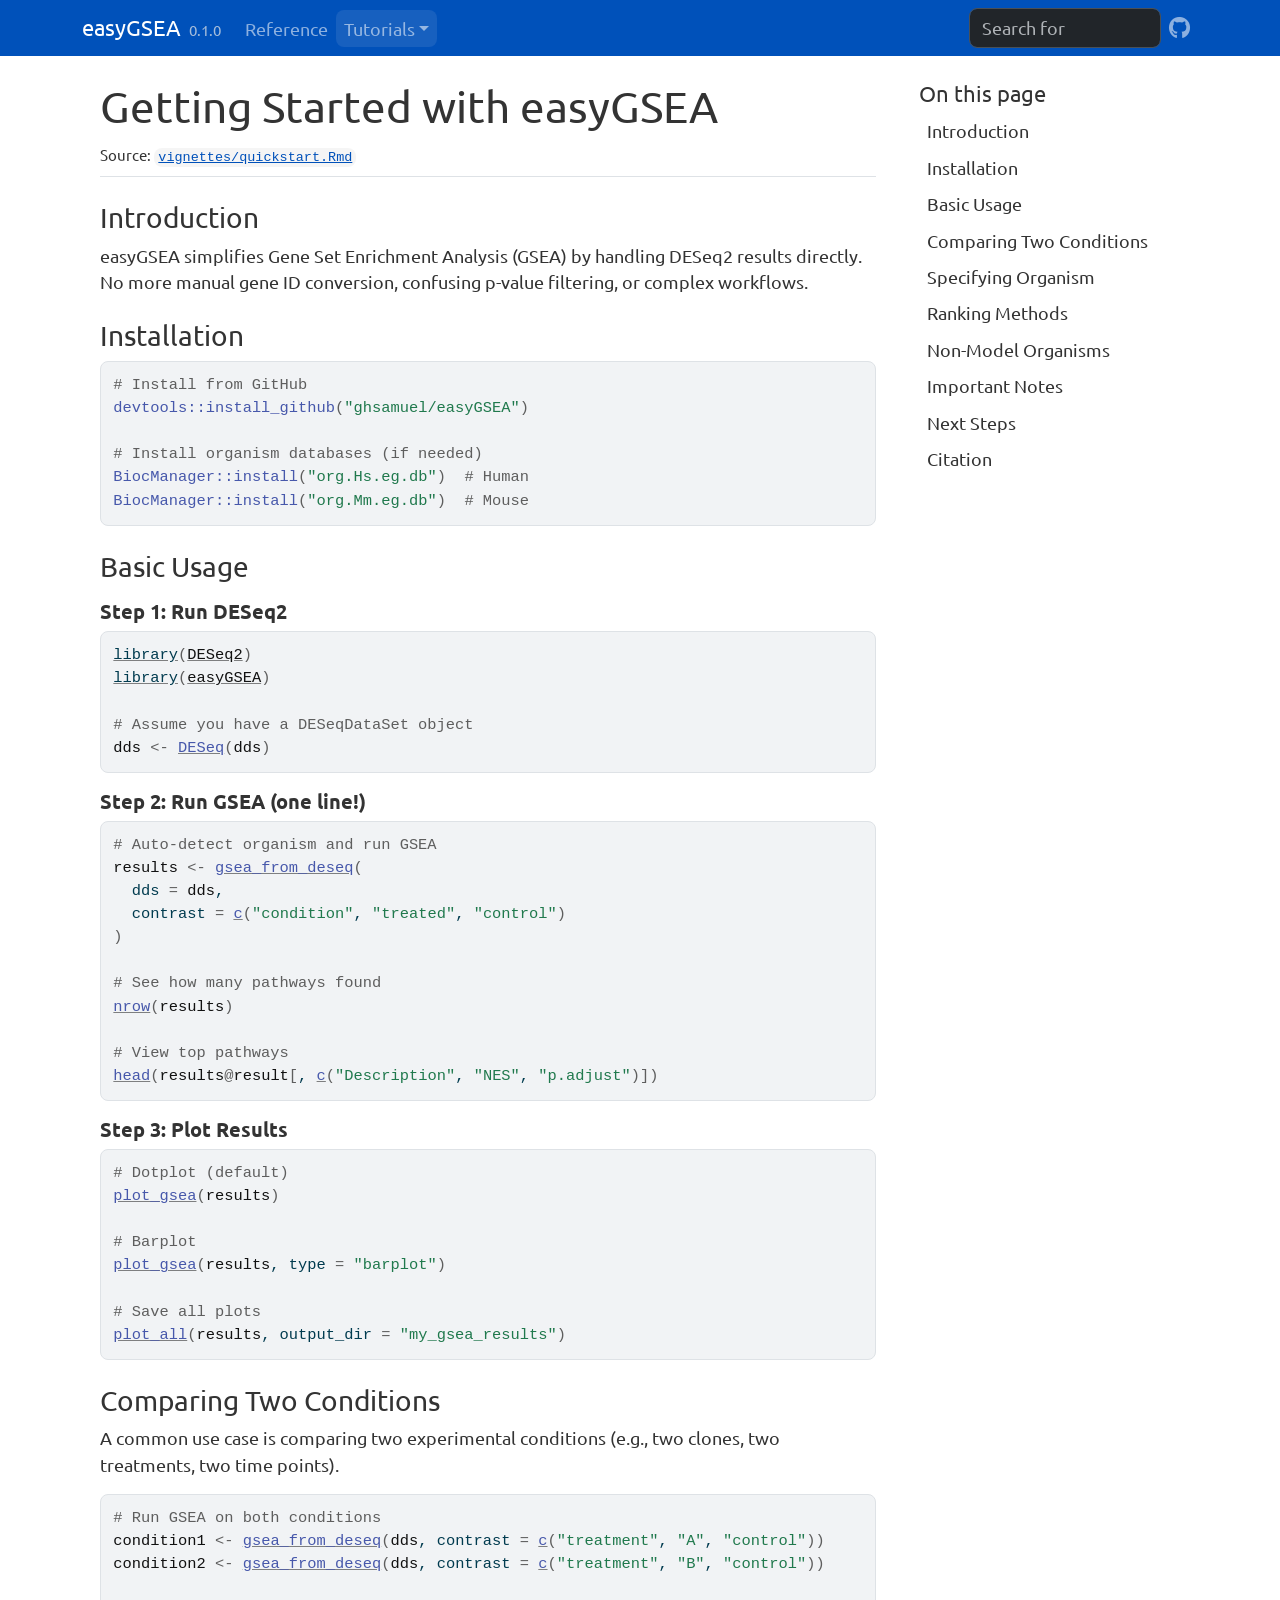
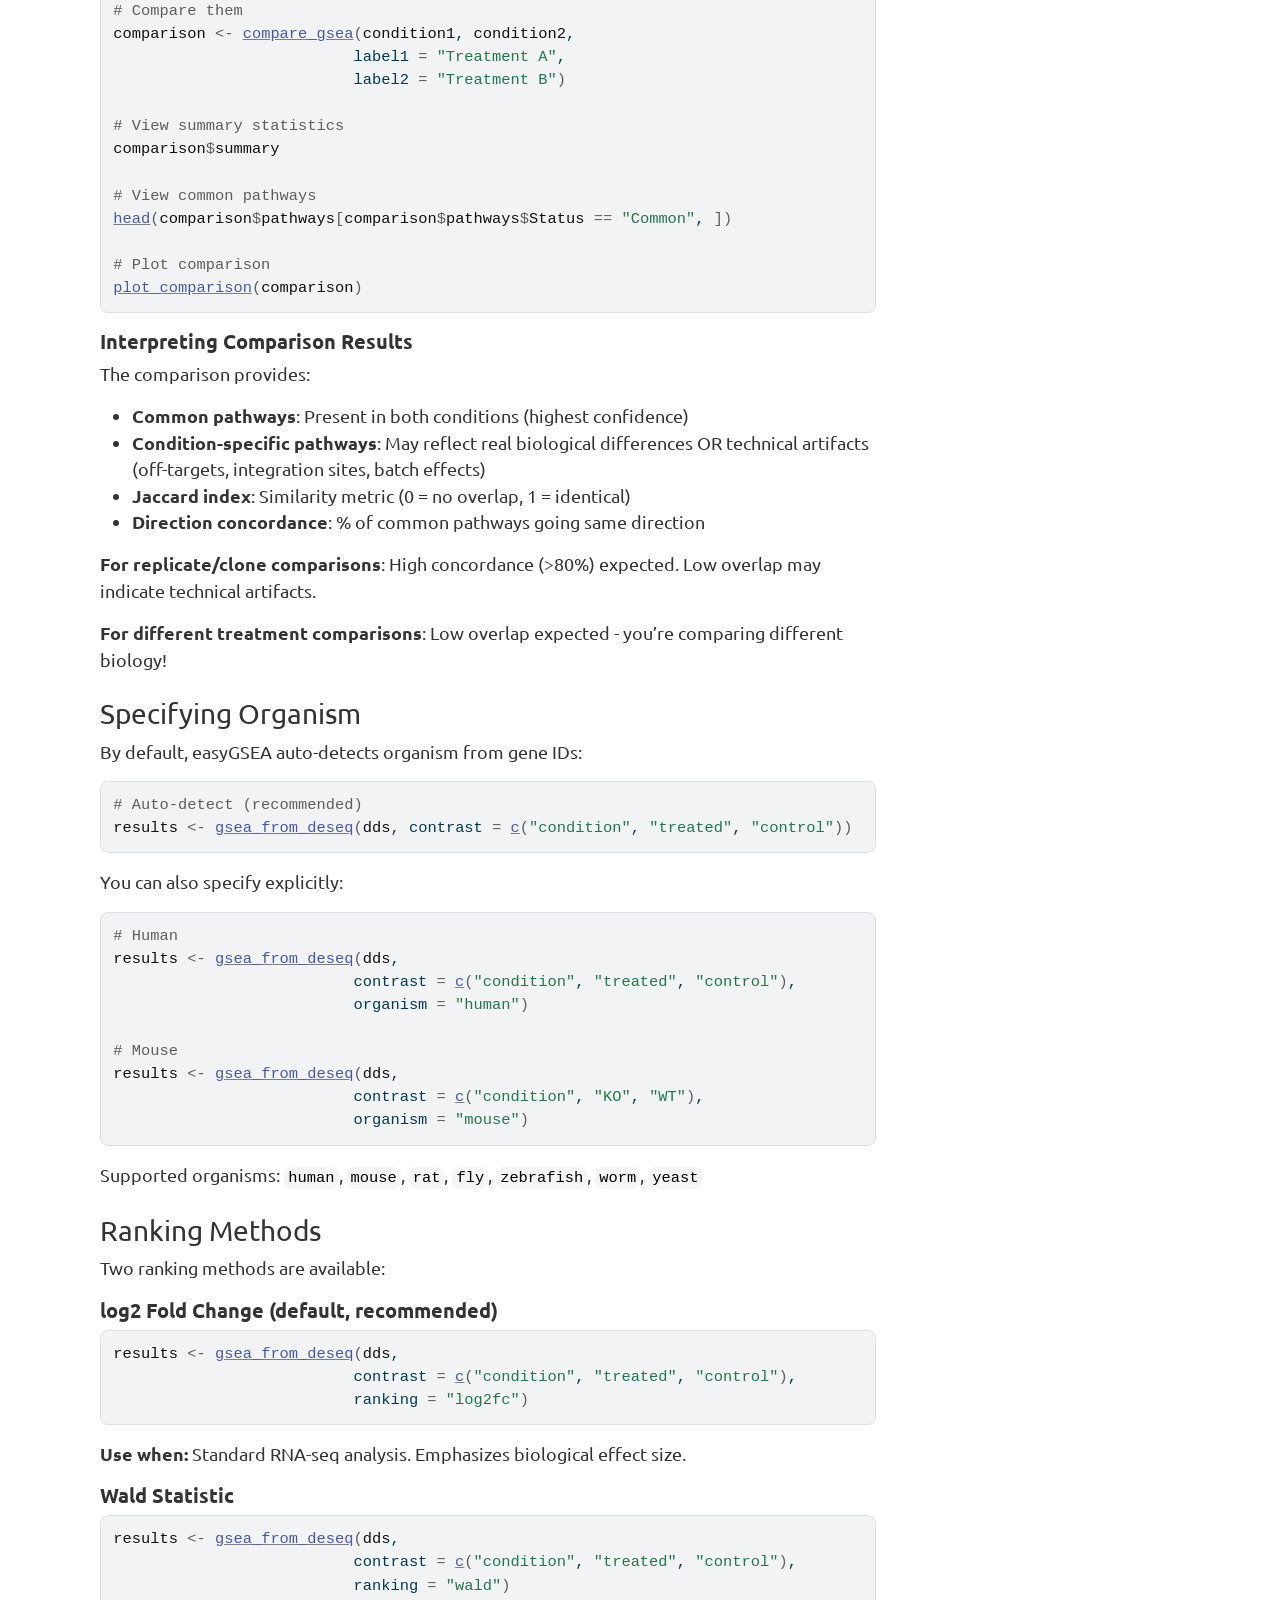
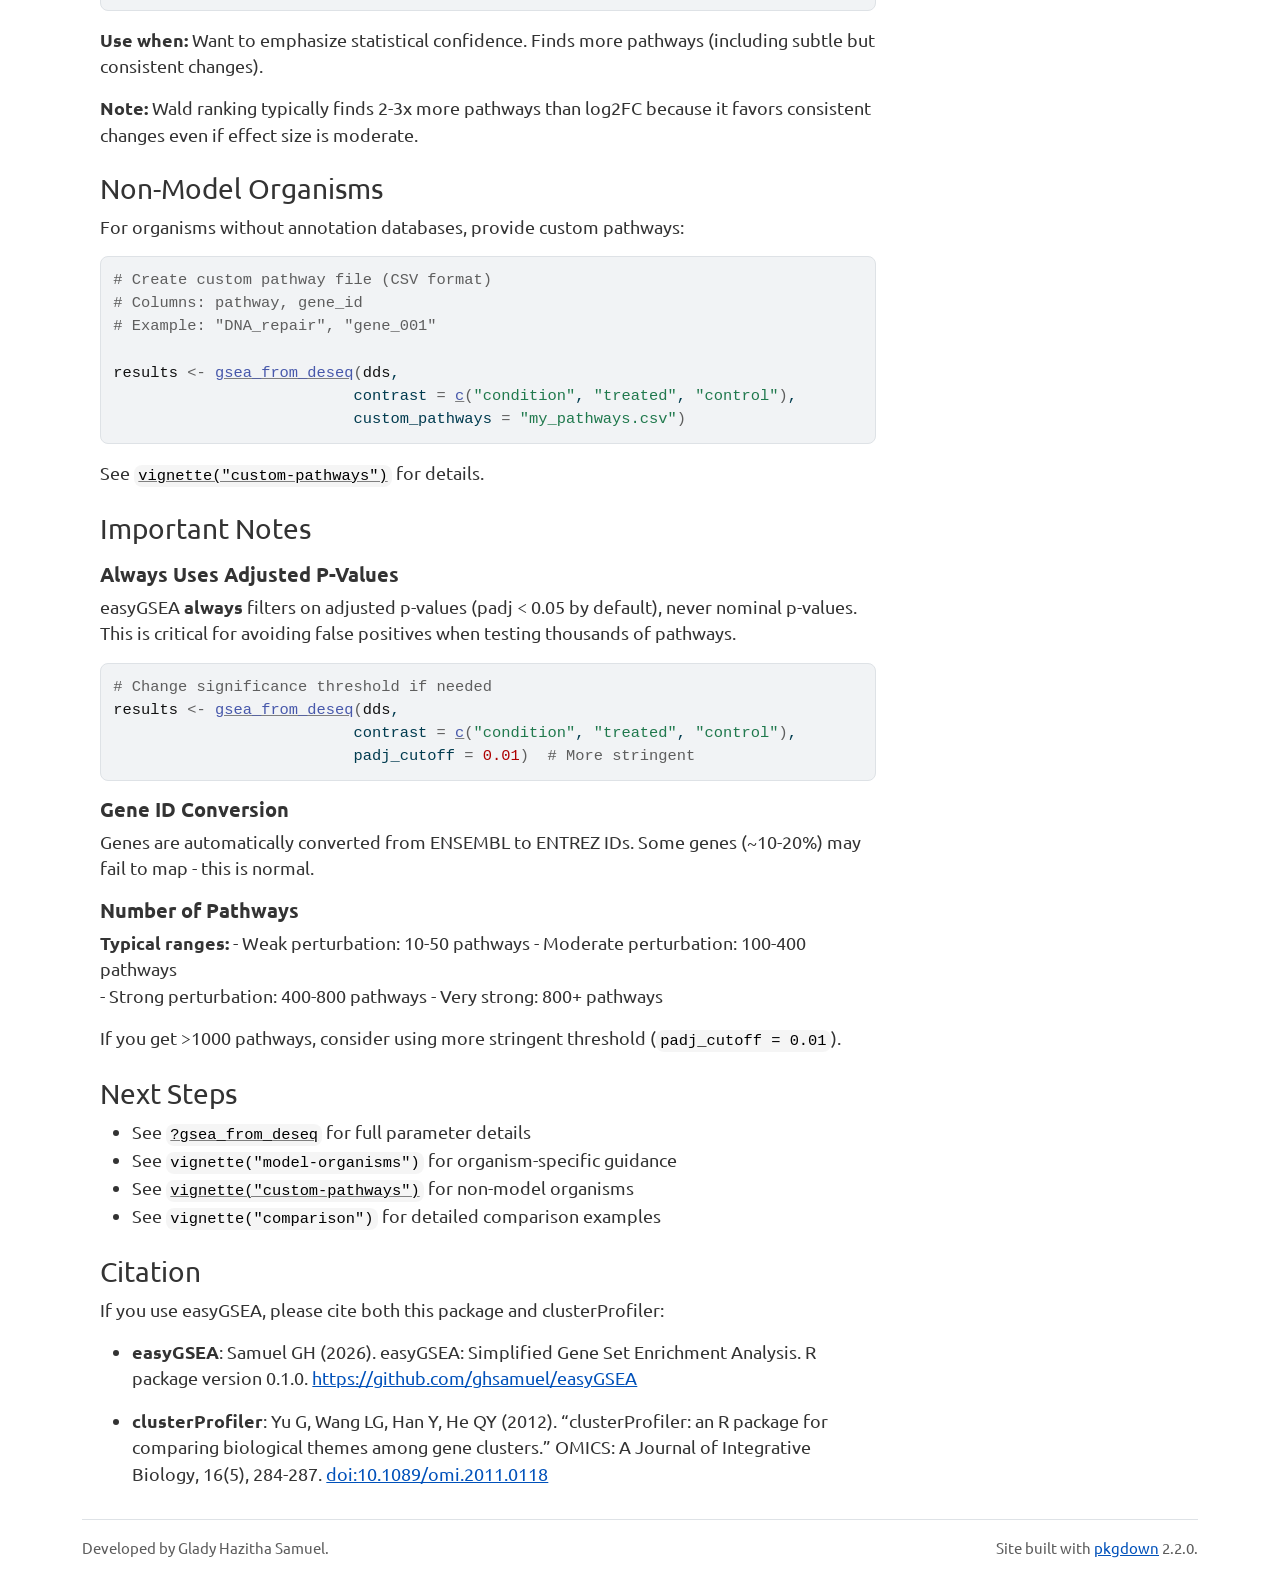
<file: articles/quickstart.html>
<!DOCTYPE html>
<!-- Generated by pkgdown: do not edit by hand --><html lang="en">
<head>
<meta http-equiv="Content-Type" content="text/html; charset=UTF-8">
<meta charset="utf-8">
<meta http-equiv="X-UA-Compatible" content="IE=edge">
<meta name="viewport" content="width=device-width, initial-scale=1, shrink-to-fit=no">
<title>Getting Started with easyGSEA • easyGSEA</title>
<script src="../deps/jquery-3.6.0/jquery-3.6.0.min.js"></script><meta name="viewport" content="width=device-width, initial-scale=1, shrink-to-fit=no">
<link href="../deps/bootstrap-5.3.1/bootstrap.min.css" rel="stylesheet">
<script src="../deps/bootstrap-5.3.1/bootstrap.bundle.min.js"></script><link href="../deps/font-awesome-6.5.2/css/all.min.css" rel="stylesheet">
<link href="../deps/font-awesome-6.5.2/css/v4-shims.min.css" rel="stylesheet">
<script src="../deps/headroom-0.11.0/headroom.min.js"></script><script src="../deps/headroom-0.11.0/jQuery.headroom.min.js"></script><script src="../deps/bootstrap-toc-1.0.1/bootstrap-toc.min.js"></script><script src="../deps/clipboard.js-2.0.11/clipboard.min.js"></script><script src="../deps/search-1.0.0/autocomplete.jquery.min.js"></script><script src="../deps/search-1.0.0/fuse.min.js"></script><script src="../deps/search-1.0.0/mark.min.js"></script><!-- pkgdown --><script src="../pkgdown.js"></script><meta property="og:title" content="Getting Started with easyGSEA">
</head>
<body>
    <a href="#main" class="visually-hidden-focusable">Skip to contents</a>


    <nav class="navbar navbar-expand-lg fixed-top bg-primary" data-bs-theme="dark" aria-label="Site navigation"><div class="container">

    <a class="navbar-brand me-2" href="../index.html">easyGSEA</a>

    <small class="nav-text text-muted me-auto" data-bs-toggle="tooltip" data-bs-placement="bottom" title="">0.1.0</small>


    <button class="navbar-toggler" type="button" data-bs-toggle="collapse" data-bs-target="#navbar" aria-controls="navbar" aria-expanded="false" aria-label="Toggle navigation">
      <span class="navbar-toggler-icon"></span>
    </button>

    <div id="navbar" class="collapse navbar-collapse ms-3">
      <ul class="navbar-nav me-auto">
<li class="nav-item"><a class="nav-link" href="../reference/index.html">Reference</a></li>
<li class="active nav-item dropdown">
  <button class="nav-link dropdown-toggle" type="button" id="dropdown-tutorials" data-bs-toggle="dropdown" aria-expanded="false" aria-haspopup="true">Tutorials</button>
  <ul class="dropdown-menu" aria-labelledby="dropdown-tutorials">
<li><a class="dropdown-item" href="../articles/quickstart.html">Getting Started</a></li>
  </ul>
</li>
      </ul>
<ul class="navbar-nav">
<li class="nav-item"><form class="form-inline" role="search">
 <input class="form-control" type="search" name="search-input" id="search-input" autocomplete="off" aria-label="Search site" placeholder="Search for" data-search-index="../search.json">
</form></li>
<li class="nav-item"><a class="external-link nav-link" href="https://github.com/ghsamuel/easyGSEA"><span class="fa fab fa-github fa-lg"></span></a></li>
      </ul>
</div>


  </div>
</nav><div class="container template-article">




<div class="row">
  <main id="main" class="col-md-9"><div class="page-header">

      <h1>Getting Started with easyGSEA</h1>
            
      
      <small class="dont-index">Source: <a href="https://github.com/ghsamuel/easyGSEA/blob/master/vignettes/quickstart.Rmd" class="external-link"><code>vignettes/quickstart.Rmd</code></a></small>
      <div class="d-none name"><code>quickstart.Rmd</code></div>
    </div>

    
    
<div class="section level2">
<h2 id="introduction">Introduction<a class="anchor" aria-label="anchor" href="#introduction"></a>
</h2>
<p>easyGSEA simplifies Gene Set Enrichment Analysis (GSEA) by handling
DESeq2 results directly. No more manual gene ID conversion, confusing
p-value filtering, or complex workflows.</p>
</div>
<div class="section level2">
<h2 id="installation">Installation<a class="anchor" aria-label="anchor" href="#installation"></a>
</h2>
<div class="sourceCode" id="cb1"><pre class="downlit sourceCode r">
<code class="sourceCode R"><span><span class="co"># Install from GitHub</span></span>
<span><span class="fu">devtools</span><span class="fu">::</span><span class="fu">install_github</span><span class="op">(</span><span class="st">"ghsamuel/easyGSEA"</span><span class="op">)</span></span>
<span></span>
<span><span class="co"># Install organism databases (if needed)</span></span>
<span><span class="fu">BiocManager</span><span class="fu">::</span><span class="fu">install</span><span class="op">(</span><span class="st">"org.Hs.eg.db"</span><span class="op">)</span>  <span class="co"># Human</span></span>
<span><span class="fu">BiocManager</span><span class="fu">::</span><span class="fu">install</span><span class="op">(</span><span class="st">"org.Mm.eg.db"</span><span class="op">)</span>  <span class="co"># Mouse</span></span></code></pre></div>
</div>
<div class="section level2">
<h2 id="basic-usage">Basic Usage<a class="anchor" aria-label="anchor" href="#basic-usage"></a>
</h2>
<div class="section level3">
<h3 id="step-1-run-deseq2">Step 1: Run DESeq2<a class="anchor" aria-label="anchor" href="#step-1-run-deseq2"></a>
</h3>
<div class="sourceCode" id="cb2"><pre class="downlit sourceCode r">
<code class="sourceCode R"><span><span class="kw"><a href="https://rdrr.io/r/base/library.html" class="external-link">library</a></span><span class="op">(</span><span class="va"><a href="https://github.com/thelovelab/DESeq2" class="external-link">DESeq2</a></span><span class="op">)</span></span>
<span><span class="kw"><a href="https://rdrr.io/r/base/library.html" class="external-link">library</a></span><span class="op">(</span><span class="va"><a href="https://github.com/ghsamuel/easyGSEA" class="external-link">easyGSEA</a></span><span class="op">)</span></span>
<span></span>
<span><span class="co"># Assume you have a DESeqDataSet object</span></span>
<span><span class="va">dds</span> <span class="op">&lt;-</span> <span class="fu"><a href="https://rdrr.io/pkg/DESeq2/man/DESeq.html" class="external-link">DESeq</a></span><span class="op">(</span><span class="va">dds</span><span class="op">)</span></span></code></pre></div>
</div>
<div class="section level3">
<h3 id="step-2-run-gsea-one-line">Step 2: Run GSEA (one line!)<a class="anchor" aria-label="anchor" href="#step-2-run-gsea-one-line"></a>
</h3>
<div class="sourceCode" id="cb3"><pre class="downlit sourceCode r">
<code class="sourceCode R"><span><span class="co"># Auto-detect organism and run GSEA</span></span>
<span><span class="va">results</span> <span class="op">&lt;-</span> <span class="fu"><a href="../reference/gsea_from_deseq.html">gsea_from_deseq</a></span><span class="op">(</span></span>
<span>  dds <span class="op">=</span> <span class="va">dds</span>,</span>
<span>  contrast <span class="op">=</span> <span class="fu"><a href="https://rdrr.io/r/base/c.html" class="external-link">c</a></span><span class="op">(</span><span class="st">"condition"</span>, <span class="st">"treated"</span>, <span class="st">"control"</span><span class="op">)</span></span>
<span><span class="op">)</span></span>
<span></span>
<span><span class="co"># See how many pathways found</span></span>
<span><span class="fu"><a href="https://rdrr.io/r/base/nrow.html" class="external-link">nrow</a></span><span class="op">(</span><span class="va">results</span><span class="op">)</span></span>
<span></span>
<span><span class="co"># View top pathways</span></span>
<span><span class="fu"><a href="https://rdrr.io/r/utils/head.html" class="external-link">head</a></span><span class="op">(</span><span class="va">results</span><span class="op">@</span><span class="va">result</span><span class="op">[</span>, <span class="fu"><a href="https://rdrr.io/r/base/c.html" class="external-link">c</a></span><span class="op">(</span><span class="st">"Description"</span>, <span class="st">"NES"</span>, <span class="st">"p.adjust"</span><span class="op">)</span><span class="op">]</span><span class="op">)</span></span></code></pre></div>
</div>
<div class="section level3">
<h3 id="step-3-plot-results">Step 3: Plot Results<a class="anchor" aria-label="anchor" href="#step-3-plot-results"></a>
</h3>
<div class="sourceCode" id="cb4"><pre class="downlit sourceCode r">
<code class="sourceCode R"><span><span class="co"># Dotplot (default)</span></span>
<span><span class="fu"><a href="../reference/plot_gsea.html">plot_gsea</a></span><span class="op">(</span><span class="va">results</span><span class="op">)</span></span>
<span></span>
<span><span class="co"># Barplot</span></span>
<span><span class="fu"><a href="../reference/plot_gsea.html">plot_gsea</a></span><span class="op">(</span><span class="va">results</span>, type <span class="op">=</span> <span class="st">"barplot"</span><span class="op">)</span></span>
<span></span>
<span><span class="co"># Save all plots</span></span>
<span><span class="fu"><a href="../reference/plot_all.html">plot_all</a></span><span class="op">(</span><span class="va">results</span>, output_dir <span class="op">=</span> <span class="st">"my_gsea_results"</span><span class="op">)</span></span></code></pre></div>
</div>
</div>
<div class="section level2">
<h2 id="comparing-two-conditions">Comparing Two Conditions<a class="anchor" aria-label="anchor" href="#comparing-two-conditions"></a>
</h2>
<p>A common use case is comparing two experimental conditions (e.g., two
clones, two treatments, two time points).</p>
<div class="sourceCode" id="cb5"><pre class="downlit sourceCode r">
<code class="sourceCode R"><span><span class="co"># Run GSEA on both conditions</span></span>
<span><span class="va">condition1</span> <span class="op">&lt;-</span> <span class="fu"><a href="../reference/gsea_from_deseq.html">gsea_from_deseq</a></span><span class="op">(</span><span class="va">dds</span>, contrast <span class="op">=</span> <span class="fu"><a href="https://rdrr.io/r/base/c.html" class="external-link">c</a></span><span class="op">(</span><span class="st">"treatment"</span>, <span class="st">"A"</span>, <span class="st">"control"</span><span class="op">)</span><span class="op">)</span></span>
<span><span class="va">condition2</span> <span class="op">&lt;-</span> <span class="fu"><a href="../reference/gsea_from_deseq.html">gsea_from_deseq</a></span><span class="op">(</span><span class="va">dds</span>, contrast <span class="op">=</span> <span class="fu"><a href="https://rdrr.io/r/base/c.html" class="external-link">c</a></span><span class="op">(</span><span class="st">"treatment"</span>, <span class="st">"B"</span>, <span class="st">"control"</span><span class="op">)</span><span class="op">)</span></span>
<span></span>
<span><span class="co"># Compare them</span></span>
<span><span class="va">comparison</span> <span class="op">&lt;-</span> <span class="fu"><a href="../reference/compare_gsea.html">compare_gsea</a></span><span class="op">(</span><span class="va">condition1</span>, <span class="va">condition2</span>,</span>
<span>                          label1 <span class="op">=</span> <span class="st">"Treatment A"</span>,</span>
<span>                          label2 <span class="op">=</span> <span class="st">"Treatment B"</span><span class="op">)</span></span>
<span></span>
<span><span class="co"># View summary statistics</span></span>
<span><span class="va">comparison</span><span class="op">$</span><span class="va">summary</span></span>
<span></span>
<span><span class="co"># View common pathways</span></span>
<span><span class="fu"><a href="https://rdrr.io/r/utils/head.html" class="external-link">head</a></span><span class="op">(</span><span class="va">comparison</span><span class="op">$</span><span class="va">pathways</span><span class="op">[</span><span class="va">comparison</span><span class="op">$</span><span class="va">pathways</span><span class="op">$</span><span class="va">Status</span> <span class="op">==</span> <span class="st">"Common"</span>, <span class="op">]</span><span class="op">)</span></span>
<span></span>
<span><span class="co"># Plot comparison</span></span>
<span><span class="fu"><a href="../reference/plot_comparison.html">plot_comparison</a></span><span class="op">(</span><span class="va">comparison</span><span class="op">)</span></span></code></pre></div>
<div class="section level3">
<h3 id="interpreting-comparison-results">Interpreting Comparison Results<a class="anchor" aria-label="anchor" href="#interpreting-comparison-results"></a>
</h3>
<p>The comparison provides:</p>
<ul>
<li>
<strong>Common pathways</strong>: Present in both conditions
(highest confidence)</li>
<li>
<strong>Condition-specific pathways</strong>: May reflect real
biological differences OR technical artifacts (off-targets, integration
sites, batch effects)</li>
<li>
<strong>Jaccard index</strong>: Similarity metric (0 = no overlap, 1
= identical)</li>
<li>
<strong>Direction concordance</strong>: % of common pathways going
same direction</li>
</ul>
<p><strong>For replicate/clone comparisons</strong>: High concordance
(&gt;80%) expected. Low overlap may indicate technical artifacts.</p>
<p><strong>For different treatment comparisons</strong>: Low overlap
expected - you’re comparing different biology!</p>
</div>
</div>
<div class="section level2">
<h2 id="specifying-organism">Specifying Organism<a class="anchor" aria-label="anchor" href="#specifying-organism"></a>
</h2>
<p>By default, easyGSEA auto-detects organism from gene IDs:</p>
<div class="sourceCode" id="cb6"><pre class="downlit sourceCode r">
<code class="sourceCode R"><span><span class="co"># Auto-detect (recommended)</span></span>
<span><span class="va">results</span> <span class="op">&lt;-</span> <span class="fu"><a href="../reference/gsea_from_deseq.html">gsea_from_deseq</a></span><span class="op">(</span><span class="va">dds</span>, contrast <span class="op">=</span> <span class="fu"><a href="https://rdrr.io/r/base/c.html" class="external-link">c</a></span><span class="op">(</span><span class="st">"condition"</span>, <span class="st">"treated"</span>, <span class="st">"control"</span><span class="op">)</span><span class="op">)</span></span></code></pre></div>
<p>You can also specify explicitly:</p>
<div class="sourceCode" id="cb7"><pre class="downlit sourceCode r">
<code class="sourceCode R"><span><span class="co"># Human</span></span>
<span><span class="va">results</span> <span class="op">&lt;-</span> <span class="fu"><a href="../reference/gsea_from_deseq.html">gsea_from_deseq</a></span><span class="op">(</span><span class="va">dds</span>, </span>
<span>                          contrast <span class="op">=</span> <span class="fu"><a href="https://rdrr.io/r/base/c.html" class="external-link">c</a></span><span class="op">(</span><span class="st">"condition"</span>, <span class="st">"treated"</span>, <span class="st">"control"</span><span class="op">)</span>,</span>
<span>                          organism <span class="op">=</span> <span class="st">"human"</span><span class="op">)</span></span>
<span></span>
<span><span class="co"># Mouse</span></span>
<span><span class="va">results</span> <span class="op">&lt;-</span> <span class="fu"><a href="../reference/gsea_from_deseq.html">gsea_from_deseq</a></span><span class="op">(</span><span class="va">dds</span>,</span>
<span>                          contrast <span class="op">=</span> <span class="fu"><a href="https://rdrr.io/r/base/c.html" class="external-link">c</a></span><span class="op">(</span><span class="st">"condition"</span>, <span class="st">"KO"</span>, <span class="st">"WT"</span><span class="op">)</span>,</span>
<span>                          organism <span class="op">=</span> <span class="st">"mouse"</span><span class="op">)</span></span></code></pre></div>
<p>Supported organisms: <code>human</code>, <code>mouse</code>,
<code>rat</code>, <code>fly</code>, <code>zebrafish</code>,
<code>worm</code>, <code>yeast</code></p>
</div>
<div class="section level2">
<h2 id="ranking-methods">Ranking Methods<a class="anchor" aria-label="anchor" href="#ranking-methods"></a>
</h2>
<p>Two ranking methods are available:</p>
<div class="section level3">
<h3 id="log2-fold-change-default-recommended">log2 Fold Change (default, recommended)<a class="anchor" aria-label="anchor" href="#log2-fold-change-default-recommended"></a>
</h3>
<div class="sourceCode" id="cb8"><pre class="downlit sourceCode r">
<code class="sourceCode R"><span><span class="va">results</span> <span class="op">&lt;-</span> <span class="fu"><a href="../reference/gsea_from_deseq.html">gsea_from_deseq</a></span><span class="op">(</span><span class="va">dds</span>,</span>
<span>                          contrast <span class="op">=</span> <span class="fu"><a href="https://rdrr.io/r/base/c.html" class="external-link">c</a></span><span class="op">(</span><span class="st">"condition"</span>, <span class="st">"treated"</span>, <span class="st">"control"</span><span class="op">)</span>,</span>
<span>                          ranking <span class="op">=</span> <span class="st">"log2fc"</span><span class="op">)</span></span></code></pre></div>
<p><strong>Use when:</strong> Standard RNA-seq analysis. Emphasizes
biological effect size.</p>
</div>
<div class="section level3">
<h3 id="wald-statistic">Wald Statistic<a class="anchor" aria-label="anchor" href="#wald-statistic"></a>
</h3>
<div class="sourceCode" id="cb9"><pre class="downlit sourceCode r">
<code class="sourceCode R"><span><span class="va">results</span> <span class="op">&lt;-</span> <span class="fu"><a href="../reference/gsea_from_deseq.html">gsea_from_deseq</a></span><span class="op">(</span><span class="va">dds</span>,</span>
<span>                          contrast <span class="op">=</span> <span class="fu"><a href="https://rdrr.io/r/base/c.html" class="external-link">c</a></span><span class="op">(</span><span class="st">"condition"</span>, <span class="st">"treated"</span>, <span class="st">"control"</span><span class="op">)</span>,</span>
<span>                          ranking <span class="op">=</span> <span class="st">"wald"</span><span class="op">)</span></span></code></pre></div>
<p><strong>Use when:</strong> Want to emphasize statistical confidence.
Finds more pathways (including subtle but consistent changes).</p>
<p><strong>Note:</strong> Wald ranking typically finds 2-3x more
pathways than log2FC because it favors consistent changes even if effect
size is moderate.</p>
</div>
</div>
<div class="section level2">
<h2 id="non-model-organisms">Non-Model Organisms<a class="anchor" aria-label="anchor" href="#non-model-organisms"></a>
</h2>
<p>For organisms without annotation databases, provide custom
pathways:</p>
<div class="sourceCode" id="cb10"><pre class="downlit sourceCode r">
<code class="sourceCode R"><span><span class="co"># Create custom pathway file (CSV format)</span></span>
<span><span class="co"># Columns: pathway, gene_id</span></span>
<span><span class="co"># Example: "DNA_repair", "gene_001"</span></span>
<span></span>
<span><span class="va">results</span> <span class="op">&lt;-</span> <span class="fu"><a href="../reference/gsea_from_deseq.html">gsea_from_deseq</a></span><span class="op">(</span><span class="va">dds</span>,</span>
<span>                          contrast <span class="op">=</span> <span class="fu"><a href="https://rdrr.io/r/base/c.html" class="external-link">c</a></span><span class="op">(</span><span class="st">"condition"</span>, <span class="st">"treated"</span>, <span class="st">"control"</span><span class="op">)</span>,</span>
<span>                          custom_pathways <span class="op">=</span> <span class="st">"my_pathways.csv"</span><span class="op">)</span></span></code></pre></div>
<p>See <code><a href="../articles/custom-pathways.html">vignette("custom-pathways")</a></code> for details.</p>
</div>
<div class="section level2">
<h2 id="important-notes">Important Notes<a class="anchor" aria-label="anchor" href="#important-notes"></a>
</h2>
<div class="section level3">
<h3 id="always-uses-adjusted-p-values">Always Uses Adjusted P-Values<a class="anchor" aria-label="anchor" href="#always-uses-adjusted-p-values"></a>
</h3>
<p>easyGSEA <strong>always</strong> filters on adjusted p-values (padj
&lt; 0.05 by default), never nominal p-values. This is critical for
avoiding false positives when testing thousands of pathways.</p>
<div class="sourceCode" id="cb11"><pre class="downlit sourceCode r">
<code class="sourceCode R"><span><span class="co"># Change significance threshold if needed</span></span>
<span><span class="va">results</span> <span class="op">&lt;-</span> <span class="fu"><a href="../reference/gsea_from_deseq.html">gsea_from_deseq</a></span><span class="op">(</span><span class="va">dds</span>,</span>
<span>                          contrast <span class="op">=</span> <span class="fu"><a href="https://rdrr.io/r/base/c.html" class="external-link">c</a></span><span class="op">(</span><span class="st">"condition"</span>, <span class="st">"treated"</span>, <span class="st">"control"</span><span class="op">)</span>,</span>
<span>                          padj_cutoff <span class="op">=</span> <span class="fl">0.01</span><span class="op">)</span>  <span class="co"># More stringent</span></span></code></pre></div>
</div>
<div class="section level3">
<h3 id="gene-id-conversion">Gene ID Conversion<a class="anchor" aria-label="anchor" href="#gene-id-conversion"></a>
</h3>
<p>Genes are automatically converted from ENSEMBL to ENTREZ IDs. Some
genes (~10-20%) may fail to map - this is normal.</p>
</div>
<div class="section level3">
<h3 id="number-of-pathways">Number of Pathways<a class="anchor" aria-label="anchor" href="#number-of-pathways"></a>
</h3>
<p><strong>Typical ranges:</strong> - Weak perturbation: 10-50 pathways
- Moderate perturbation: 100-400 pathways<br>
- Strong perturbation: 400-800 pathways - Very strong: 800+ pathways</p>
<p>If you get &gt;1000 pathways, consider using more stringent threshold
(<code>padj_cutoff = 0.01</code>).</p>
</div>
</div>
<div class="section level2">
<h2 id="next-steps">Next Steps<a class="anchor" aria-label="anchor" href="#next-steps"></a>
</h2>
<ul>
<li>See <code><a href="../reference/gsea_from_deseq.html">?gsea_from_deseq</a></code> for full parameter details</li>
<li>See <code>vignette("model-organisms")</code> for organism-specific
guidance</li>
<li>See <code><a href="../articles/custom-pathways.html">vignette("custom-pathways")</a></code> for non-model
organisms</li>
<li>See <code>vignette("comparison")</code> for detailed comparison
examples</li>
</ul>
</div>
<div class="section level2">
<h2 id="citation">Citation<a class="anchor" aria-label="anchor" href="#citation"></a>
</h2>
<p>If you use easyGSEA, please cite both this package and
clusterProfiler:</p>
<ul>
<li><p><strong>easyGSEA</strong>: Samuel GH (2026). easyGSEA: Simplified
Gene Set Enrichment Analysis. R package version 0.1.0. <a href="https://github.com/ghsamuel/easyGSEA" class="external-link uri">https://github.com/ghsamuel/easyGSEA</a></p></li>
<li><p><strong>clusterProfiler</strong>: Yu G, Wang LG, Han Y, He QY
(2012). “clusterProfiler: an R package for comparing biological themes
among gene clusters.” OMICS: A Journal of Integrative Biology, 16(5),
284-287. <a href="doi:10.1089/omi.2011.0118" class="uri">doi:10.1089/omi.2011.0118</a></p></li>
</ul>
</div>
  </main><aside class="col-md-3"><nav id="toc" aria-label="Table of contents"><h2>On this page</h2>
    </nav></aside>
</div>



    <footer><div class="pkgdown-footer-left">
  <p>Developed by Glady Hazitha Samuel.</p>
</div>

<div class="pkgdown-footer-right">
  <p>Site built with <a href="https://pkgdown.r-lib.org/" class="external-link">pkgdown</a> 2.2.0.</p>
</div>

    </footer>
</div>





  </body>
</html>
</file>
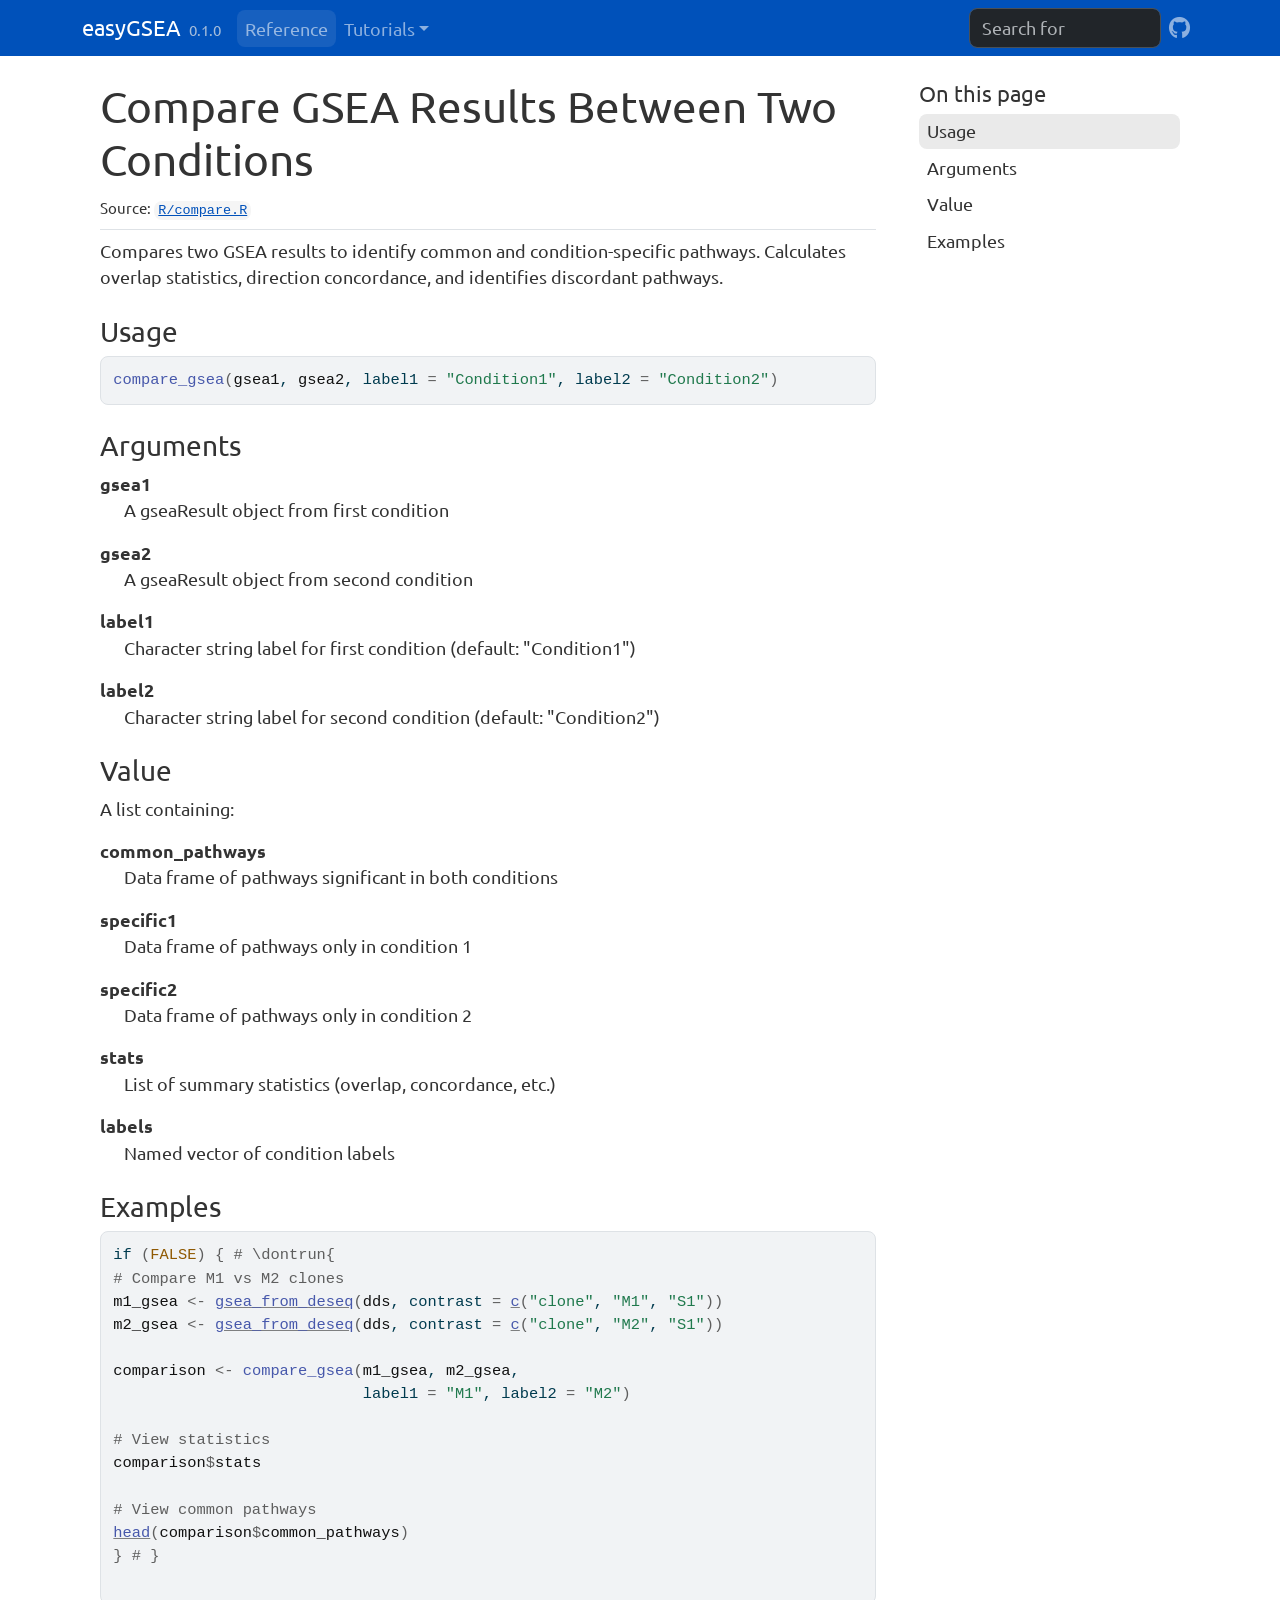
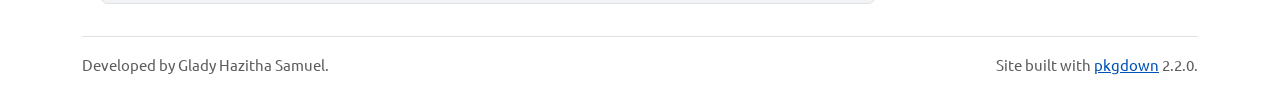
<file: reference/compare_gsea.html>
<!DOCTYPE html>
<!-- Generated by pkgdown: do not edit by hand --><html lang="en"><head><meta http-equiv="Content-Type" content="text/html; charset=UTF-8"><meta charset="utf-8"><meta http-equiv="X-UA-Compatible" content="IE=edge"><meta name="viewport" content="width=device-width, initial-scale=1, shrink-to-fit=no"><title>Compare GSEA Results Between Two Conditions — compare_gsea • easyGSEA</title><script src="../deps/jquery-3.6.0/jquery-3.6.0.min.js"></script><meta name="viewport" content="width=device-width, initial-scale=1, shrink-to-fit=no"><link href="../deps/bootstrap-5.3.1/bootstrap.min.css" rel="stylesheet"><script src="../deps/bootstrap-5.3.1/bootstrap.bundle.min.js"></script><link href="../deps/font-awesome-6.5.2/css/all.min.css" rel="stylesheet"><link href="../deps/font-awesome-6.5.2/css/v4-shims.min.css" rel="stylesheet"><script src="../deps/headroom-0.11.0/headroom.min.js"></script><script src="../deps/headroom-0.11.0/jQuery.headroom.min.js"></script><script src="../deps/bootstrap-toc-1.0.1/bootstrap-toc.min.js"></script><script src="../deps/clipboard.js-2.0.11/clipboard.min.js"></script><script src="../deps/search-1.0.0/autocomplete.jquery.min.js"></script><script src="../deps/search-1.0.0/fuse.min.js"></script><script src="../deps/search-1.0.0/mark.min.js"></script><!-- pkgdown --><script src="../pkgdown.js"></script><meta property="og:title" content="Compare GSEA Results Between Two Conditions — compare_gsea"><meta name="description" content="Compares two GSEA results to identify common and condition-specific pathways.
Calculates overlap statistics, direction concordance, and identifies
discordant pathways."><meta property="og:description" content="Compares two GSEA results to identify common and condition-specific pathways.
Calculates overlap statistics, direction concordance, and identifies
discordant pathways."></head><body>
    <a href="#main" class="visually-hidden-focusable">Skip to contents</a>


    <nav class="navbar navbar-expand-lg fixed-top bg-primary" data-bs-theme="dark" aria-label="Site navigation"><div class="container">

    <a class="navbar-brand me-2" href="../index.html">easyGSEA</a>

    <small class="nav-text text-muted me-auto" data-bs-toggle="tooltip" data-bs-placement="bottom" title="">0.1.0</small>


    <button class="navbar-toggler" type="button" data-bs-toggle="collapse" data-bs-target="#navbar" aria-controls="navbar" aria-expanded="false" aria-label="Toggle navigation">
      <span class="navbar-toggler-icon"></span>
    </button>

    <div id="navbar" class="collapse navbar-collapse ms-3">
      <ul class="navbar-nav me-auto"><li class="active nav-item"><a class="nav-link" href="../reference/index.html">Reference</a></li>
<li class="nav-item dropdown">
  <button class="nav-link dropdown-toggle" type="button" id="dropdown-tutorials" data-bs-toggle="dropdown" aria-expanded="false" aria-haspopup="true">Tutorials</button>
  <ul class="dropdown-menu" aria-labelledby="dropdown-tutorials"><li><a class="dropdown-item" href="../articles/quickstart.html">Getting Started</a></li>
  </ul></li>
      </ul><ul class="navbar-nav"><li class="nav-item"><form class="form-inline" role="search">
 <input class="form-control" type="search" name="search-input" id="search-input" autocomplete="off" aria-label="Search site" placeholder="Search for" data-search-index="../search.json"></form></li>
<li class="nav-item"><a class="external-link nav-link" href="https://github.com/ghsamuel/easyGSEA"><span class="fa fab fa-github fa-lg"></span></a></li>
      </ul></div>


  </div>
</nav><div class="container template-reference-topic">
<div class="row">
  <main id="main" class="col-md-9"><div class="page-header">

      <h1>Compare GSEA Results Between Two Conditions</h1>
      <small class="dont-index">Source: <a href="https://github.com/ghsamuel/easyGSEA/blob/master/R/compare.R" class="external-link"><code>R/compare.R</code></a></small>
      <div class="d-none name"><code>compare_gsea.Rd</code></div>
    </div>

    <div class="ref-description section level2">
    <p>Compares two GSEA results to identify common and condition-specific pathways.
Calculates overlap statistics, direction concordance, and identifies
discordant pathways.</p>
    </div>

    <div class="section level2">
    <h2 id="ref-usage">Usage<a class="anchor" aria-label="anchor" href="#ref-usage"></a></h2>
    <div class="sourceCode"><pre class="sourceCode r"><code><span><span class="fu">compare_gsea</span><span class="op">(</span><span class="va">gsea1</span>, <span class="va">gsea2</span>, label1 <span class="op">=</span> <span class="st">"Condition1"</span>, label2 <span class="op">=</span> <span class="st">"Condition2"</span><span class="op">)</span></span></code></pre></div>
    </div>

    <div class="section level2">
    <h2 id="arguments">Arguments<a class="anchor" aria-label="anchor" href="#arguments"></a></h2>


<dl><dt id="arg-gsea-">gsea1<a class="anchor" aria-label="anchor" href="#arg-gsea-"></a></dt>
<dd><p>A gseaResult object from first condition</p></dd>


<dt id="arg-gsea-">gsea2<a class="anchor" aria-label="anchor" href="#arg-gsea-"></a></dt>
<dd><p>A gseaResult object from second condition</p></dd>


<dt id="arg-label-">label1<a class="anchor" aria-label="anchor" href="#arg-label-"></a></dt>
<dd><p>Character string label for first condition (default: "Condition1")</p></dd>


<dt id="arg-label-">label2<a class="anchor" aria-label="anchor" href="#arg-label-"></a></dt>
<dd><p>Character string label for second condition (default: "Condition2")</p></dd>

</dl></div>
    <div class="section level2">
    <h2 id="value">Value<a class="anchor" aria-label="anchor" href="#value"></a></h2>
    <p>A list containing:</p>
<dl><dt>common_pathways</dt>
<dd><p>Data frame of pathways significant in both conditions</p></dd>

<dt>specific1</dt>
<dd><p>Data frame of pathways only in condition 1</p></dd>

<dt>specific2</dt>
<dd><p>Data frame of pathways only in condition 2</p></dd>

<dt>stats</dt>
<dd><p>List of summary statistics (overlap, concordance, etc.)</p></dd>

<dt>labels</dt>
<dd><p>Named vector of condition labels</p></dd>

</dl></div>

    <div class="section level2">
    <h2 id="ref-examples">Examples<a class="anchor" aria-label="anchor" href="#ref-examples"></a></h2>
    <div class="sourceCode"><pre class="sourceCode r"><code><span class="r-in"><span><span class="kw">if</span> <span class="op">(</span><span class="cn">FALSE</span><span class="op">)</span> <span class="op">{</span> <span class="co"># \dontrun{</span></span></span>
<span class="r-in"><span><span class="co"># Compare M1 vs M2 clones</span></span></span>
<span class="r-in"><span><span class="va">m1_gsea</span> <span class="op">&lt;-</span> <span class="fu"><a href="gsea_from_deseq.html">gsea_from_deseq</a></span><span class="op">(</span><span class="va">dds</span>, contrast <span class="op">=</span> <span class="fu"><a href="https://rdrr.io/r/base/c.html" class="external-link">c</a></span><span class="op">(</span><span class="st">"clone"</span>, <span class="st">"M1"</span>, <span class="st">"S1"</span><span class="op">)</span><span class="op">)</span></span></span>
<span class="r-in"><span><span class="va">m2_gsea</span> <span class="op">&lt;-</span> <span class="fu"><a href="gsea_from_deseq.html">gsea_from_deseq</a></span><span class="op">(</span><span class="va">dds</span>, contrast <span class="op">=</span> <span class="fu"><a href="https://rdrr.io/r/base/c.html" class="external-link">c</a></span><span class="op">(</span><span class="st">"clone"</span>, <span class="st">"M2"</span>, <span class="st">"S1"</span><span class="op">)</span><span class="op">)</span></span></span>
<span class="r-in"><span></span></span>
<span class="r-in"><span><span class="va">comparison</span> <span class="op">&lt;-</span> <span class="fu">compare_gsea</span><span class="op">(</span><span class="va">m1_gsea</span>, <span class="va">m2_gsea</span>,</span></span>
<span class="r-in"><span>                           label1 <span class="op">=</span> <span class="st">"M1"</span>, label2 <span class="op">=</span> <span class="st">"M2"</span><span class="op">)</span></span></span>
<span class="r-in"><span></span></span>
<span class="r-in"><span><span class="co"># View statistics</span></span></span>
<span class="r-in"><span><span class="va">comparison</span><span class="op">$</span><span class="va">stats</span></span></span>
<span class="r-in"><span></span></span>
<span class="r-in"><span><span class="co"># View common pathways</span></span></span>
<span class="r-in"><span><span class="fu"><a href="https://rdrr.io/r/utils/head.html" class="external-link">head</a></span><span class="op">(</span><span class="va">comparison</span><span class="op">$</span><span class="va">common_pathways</span><span class="op">)</span></span></span>
<span class="r-in"><span><span class="op">}</span> <span class="co"># }</span></span></span>
<span class="r-in"><span></span></span>
</code></pre></div>
    </div>
  </main><aside class="col-md-3"><nav id="toc" aria-label="Table of contents"><h2>On this page</h2>
    </nav></aside></div>


    <footer><div class="pkgdown-footer-left">
  <p>Developed by Glady Hazitha Samuel.</p>
</div>

<div class="pkgdown-footer-right">
  <p>Site built with <a href="https://pkgdown.r-lib.org/" class="external-link">pkgdown</a> 2.2.0.</p>
</div>

    </footer></div>





  </body></html>
</file>
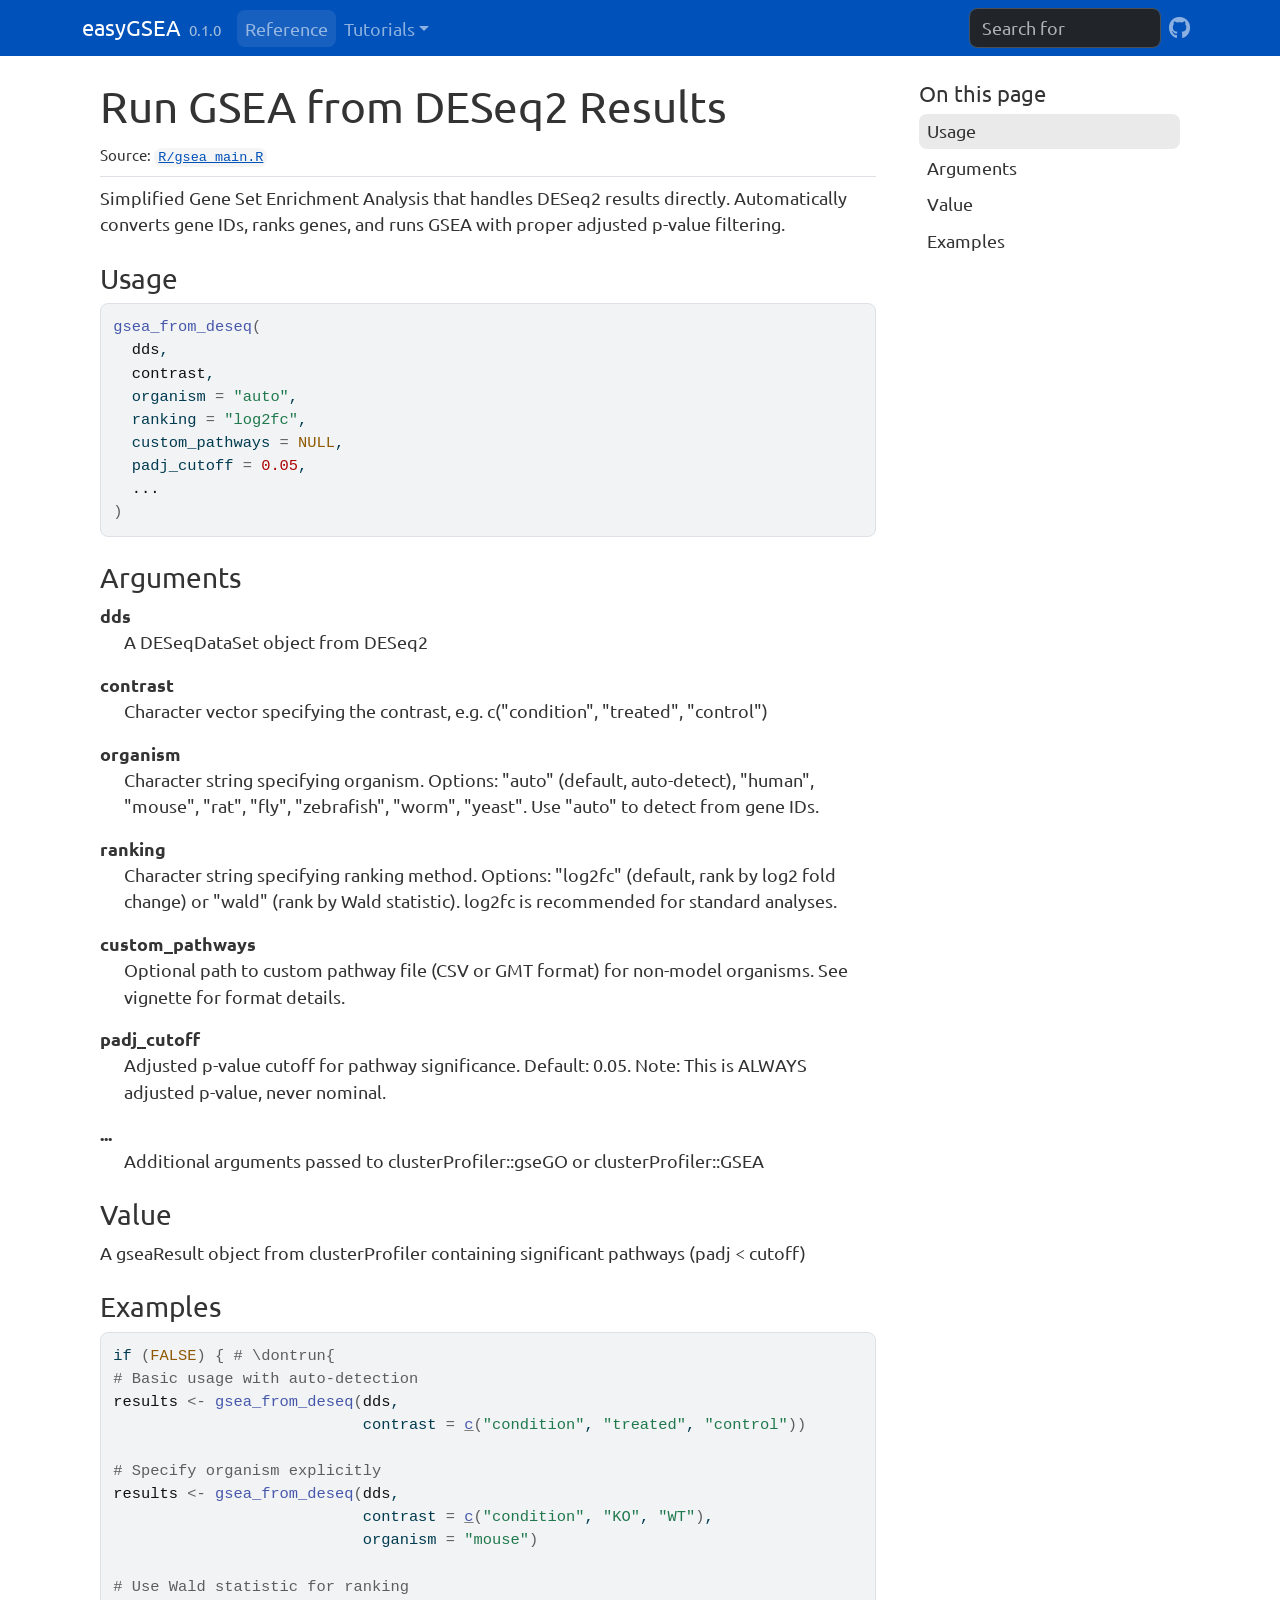
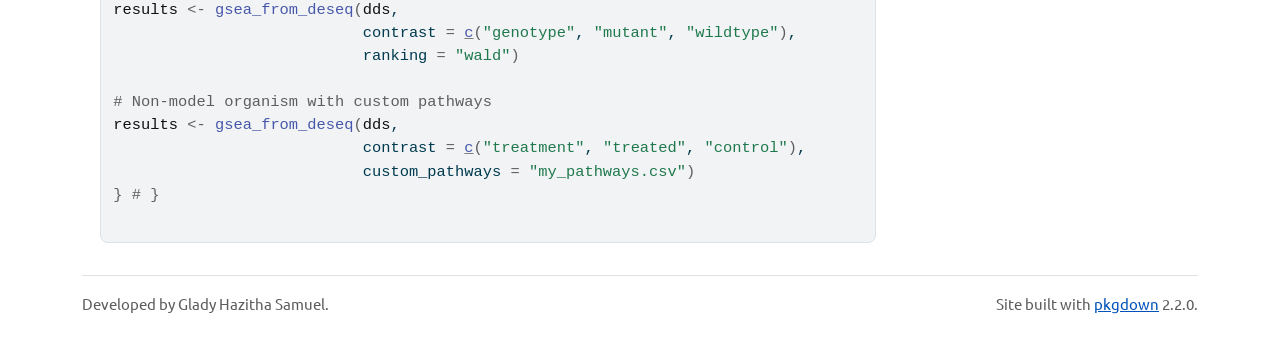
<file: reference/gsea_from_deseq.html>
<!DOCTYPE html>
<!-- Generated by pkgdown: do not edit by hand --><html lang="en"><head><meta http-equiv="Content-Type" content="text/html; charset=UTF-8"><meta charset="utf-8"><meta http-equiv="X-UA-Compatible" content="IE=edge"><meta name="viewport" content="width=device-width, initial-scale=1, shrink-to-fit=no"><title>Run GSEA from DESeq2 Results — gsea_from_deseq • easyGSEA</title><script src="../deps/jquery-3.6.0/jquery-3.6.0.min.js"></script><meta name="viewport" content="width=device-width, initial-scale=1, shrink-to-fit=no"><link href="../deps/bootstrap-5.3.1/bootstrap.min.css" rel="stylesheet"><script src="../deps/bootstrap-5.3.1/bootstrap.bundle.min.js"></script><link href="../deps/font-awesome-6.5.2/css/all.min.css" rel="stylesheet"><link href="../deps/font-awesome-6.5.2/css/v4-shims.min.css" rel="stylesheet"><script src="../deps/headroom-0.11.0/headroom.min.js"></script><script src="../deps/headroom-0.11.0/jQuery.headroom.min.js"></script><script src="../deps/bootstrap-toc-1.0.1/bootstrap-toc.min.js"></script><script src="../deps/clipboard.js-2.0.11/clipboard.min.js"></script><script src="../deps/search-1.0.0/autocomplete.jquery.min.js"></script><script src="../deps/search-1.0.0/fuse.min.js"></script><script src="../deps/search-1.0.0/mark.min.js"></script><!-- pkgdown --><script src="../pkgdown.js"></script><meta property="og:title" content="Run GSEA from DESeq2 Results — gsea_from_deseq"><meta name="description" content="Simplified Gene Set Enrichment Analysis that handles DESeq2 results directly.
Automatically converts gene IDs, ranks genes, and runs GSEA with proper
adjusted p-value filtering."><meta property="og:description" content="Simplified Gene Set Enrichment Analysis that handles DESeq2 results directly.
Automatically converts gene IDs, ranks genes, and runs GSEA with proper
adjusted p-value filtering."></head><body>
    <a href="#main" class="visually-hidden-focusable">Skip to contents</a>


    <nav class="navbar navbar-expand-lg fixed-top bg-primary" data-bs-theme="dark" aria-label="Site navigation"><div class="container">

    <a class="navbar-brand me-2" href="../index.html">easyGSEA</a>

    <small class="nav-text text-muted me-auto" data-bs-toggle="tooltip" data-bs-placement="bottom" title="">0.1.0</small>


    <button class="navbar-toggler" type="button" data-bs-toggle="collapse" data-bs-target="#navbar" aria-controls="navbar" aria-expanded="false" aria-label="Toggle navigation">
      <span class="navbar-toggler-icon"></span>
    </button>

    <div id="navbar" class="collapse navbar-collapse ms-3">
      <ul class="navbar-nav me-auto"><li class="active nav-item"><a class="nav-link" href="../reference/index.html">Reference</a></li>
<li class="nav-item dropdown">
  <button class="nav-link dropdown-toggle" type="button" id="dropdown-tutorials" data-bs-toggle="dropdown" aria-expanded="false" aria-haspopup="true">Tutorials</button>
  <ul class="dropdown-menu" aria-labelledby="dropdown-tutorials"><li><a class="dropdown-item" href="../articles/quickstart.html">Getting Started</a></li>
  </ul></li>
      </ul><ul class="navbar-nav"><li class="nav-item"><form class="form-inline" role="search">
 <input class="form-control" type="search" name="search-input" id="search-input" autocomplete="off" aria-label="Search site" placeholder="Search for" data-search-index="../search.json"></form></li>
<li class="nav-item"><a class="external-link nav-link" href="https://github.com/ghsamuel/easyGSEA"><span class="fa fab fa-github fa-lg"></span></a></li>
      </ul></div>


  </div>
</nav><div class="container template-reference-topic">
<div class="row">
  <main id="main" class="col-md-9"><div class="page-header">

      <h1>Run GSEA from DESeq2 Results</h1>
      <small class="dont-index">Source: <a href="https://github.com/ghsamuel/easyGSEA/blob/master/R/gsea_main.R" class="external-link"><code>R/gsea_main.R</code></a></small>
      <div class="d-none name"><code>gsea_from_deseq.Rd</code></div>
    </div>

    <div class="ref-description section level2">
    <p>Simplified Gene Set Enrichment Analysis that handles DESeq2 results directly.
Automatically converts gene IDs, ranks genes, and runs GSEA with proper
adjusted p-value filtering.</p>
    </div>

    <div class="section level2">
    <h2 id="ref-usage">Usage<a class="anchor" aria-label="anchor" href="#ref-usage"></a></h2>
    <div class="sourceCode"><pre class="sourceCode r"><code><span><span class="fu">gsea_from_deseq</span><span class="op">(</span></span>
<span>  <span class="va">dds</span>,</span>
<span>  <span class="va">contrast</span>,</span>
<span>  organism <span class="op">=</span> <span class="st">"auto"</span>,</span>
<span>  ranking <span class="op">=</span> <span class="st">"log2fc"</span>,</span>
<span>  custom_pathways <span class="op">=</span> <span class="cn">NULL</span>,</span>
<span>  padj_cutoff <span class="op">=</span> <span class="fl">0.05</span>,</span>
<span>  <span class="va">...</span></span>
<span><span class="op">)</span></span></code></pre></div>
    </div>

    <div class="section level2">
    <h2 id="arguments">Arguments<a class="anchor" aria-label="anchor" href="#arguments"></a></h2>


<dl><dt id="arg-dds">dds<a class="anchor" aria-label="anchor" href="#arg-dds"></a></dt>
<dd><p>A DESeqDataSet object from DESeq2</p></dd>


<dt id="arg-contrast">contrast<a class="anchor" aria-label="anchor" href="#arg-contrast"></a></dt>
<dd><p>Character vector specifying the contrast, e.g.
c("condition", "treated", "control")</p></dd>


<dt id="arg-organism">organism<a class="anchor" aria-label="anchor" href="#arg-organism"></a></dt>
<dd><p>Character string specifying organism. Options: "auto"
(default, auto-detect), "human", "mouse", "rat", "fly", "zebrafish",
"worm", "yeast". Use "auto" to detect from gene IDs.</p></dd>


<dt id="arg-ranking">ranking<a class="anchor" aria-label="anchor" href="#arg-ranking"></a></dt>
<dd><p>Character string specifying ranking method. Options:
"log2fc" (default, rank by log2 fold change) or "wald" (rank by Wald
statistic). log2fc is recommended for standard analyses.</p></dd>


<dt id="arg-custom-pathways">custom_pathways<a class="anchor" aria-label="anchor" href="#arg-custom-pathways"></a></dt>
<dd><p>Optional path to custom pathway file (CSV or GMT
format) for non-model organisms. See vignette for format details.</p></dd>


<dt id="arg-padj-cutoff">padj_cutoff<a class="anchor" aria-label="anchor" href="#arg-padj-cutoff"></a></dt>
<dd><p>Adjusted p-value cutoff for pathway significance.
Default: 0.05. Note: This is ALWAYS adjusted p-value, never nominal.</p></dd>


<dt id="arg--">...<a class="anchor" aria-label="anchor" href="#arg--"></a></dt>
<dd><p>Additional arguments passed to clusterProfiler::gseGO or
clusterProfiler::GSEA</p></dd>

</dl></div>
    <div class="section level2">
    <h2 id="value">Value<a class="anchor" aria-label="anchor" href="#value"></a></h2>
    <p>A gseaResult object from clusterProfiler containing significant
pathways (padj &lt; cutoff)</p>
    </div>

    <div class="section level2">
    <h2 id="ref-examples">Examples<a class="anchor" aria-label="anchor" href="#ref-examples"></a></h2>
    <div class="sourceCode"><pre class="sourceCode r"><code><span class="r-in"><span><span class="kw">if</span> <span class="op">(</span><span class="cn">FALSE</span><span class="op">)</span> <span class="op">{</span> <span class="co"># \dontrun{</span></span></span>
<span class="r-in"><span><span class="co"># Basic usage with auto-detection</span></span></span>
<span class="r-in"><span><span class="va">results</span> <span class="op">&lt;-</span> <span class="fu">gsea_from_deseq</span><span class="op">(</span><span class="va">dds</span>,</span></span>
<span class="r-in"><span>                           contrast <span class="op">=</span> <span class="fu"><a href="https://rdrr.io/r/base/c.html" class="external-link">c</a></span><span class="op">(</span><span class="st">"condition"</span>, <span class="st">"treated"</span>, <span class="st">"control"</span><span class="op">)</span><span class="op">)</span></span></span>
<span class="r-in"><span></span></span>
<span class="r-in"><span><span class="co"># Specify organism explicitly</span></span></span>
<span class="r-in"><span><span class="va">results</span> <span class="op">&lt;-</span> <span class="fu">gsea_from_deseq</span><span class="op">(</span><span class="va">dds</span>,</span></span>
<span class="r-in"><span>                           contrast <span class="op">=</span> <span class="fu"><a href="https://rdrr.io/r/base/c.html" class="external-link">c</a></span><span class="op">(</span><span class="st">"condition"</span>, <span class="st">"KO"</span>, <span class="st">"WT"</span><span class="op">)</span>,</span></span>
<span class="r-in"><span>                           organism <span class="op">=</span> <span class="st">"mouse"</span><span class="op">)</span></span></span>
<span class="r-in"><span></span></span>
<span class="r-in"><span><span class="co"># Use Wald statistic for ranking</span></span></span>
<span class="r-in"><span><span class="va">results</span> <span class="op">&lt;-</span> <span class="fu">gsea_from_deseq</span><span class="op">(</span><span class="va">dds</span>,</span></span>
<span class="r-in"><span>                           contrast <span class="op">=</span> <span class="fu"><a href="https://rdrr.io/r/base/c.html" class="external-link">c</a></span><span class="op">(</span><span class="st">"genotype"</span>, <span class="st">"mutant"</span>, <span class="st">"wildtype"</span><span class="op">)</span>,</span></span>
<span class="r-in"><span>                           ranking <span class="op">=</span> <span class="st">"wald"</span><span class="op">)</span></span></span>
<span class="r-in"><span></span></span>
<span class="r-in"><span><span class="co"># Non-model organism with custom pathways</span></span></span>
<span class="r-in"><span><span class="va">results</span> <span class="op">&lt;-</span> <span class="fu">gsea_from_deseq</span><span class="op">(</span><span class="va">dds</span>,</span></span>
<span class="r-in"><span>                           contrast <span class="op">=</span> <span class="fu"><a href="https://rdrr.io/r/base/c.html" class="external-link">c</a></span><span class="op">(</span><span class="st">"treatment"</span>, <span class="st">"treated"</span>, <span class="st">"control"</span><span class="op">)</span>,</span></span>
<span class="r-in"><span>                           custom_pathways <span class="op">=</span> <span class="st">"my_pathways.csv"</span><span class="op">)</span></span></span>
<span class="r-in"><span><span class="op">}</span> <span class="co"># }</span></span></span>
<span class="r-in"><span></span></span>
</code></pre></div>
    </div>
  </main><aside class="col-md-3"><nav id="toc" aria-label="Table of contents"><h2>On this page</h2>
    </nav></aside></div>


    <footer><div class="pkgdown-footer-left">
  <p>Developed by Glady Hazitha Samuel.</p>
</div>

<div class="pkgdown-footer-right">
  <p>Site built with <a href="https://pkgdown.r-lib.org/" class="external-link">pkgdown</a> 2.2.0.</p>
</div>

    </footer></div>





  </body></html>
</file>
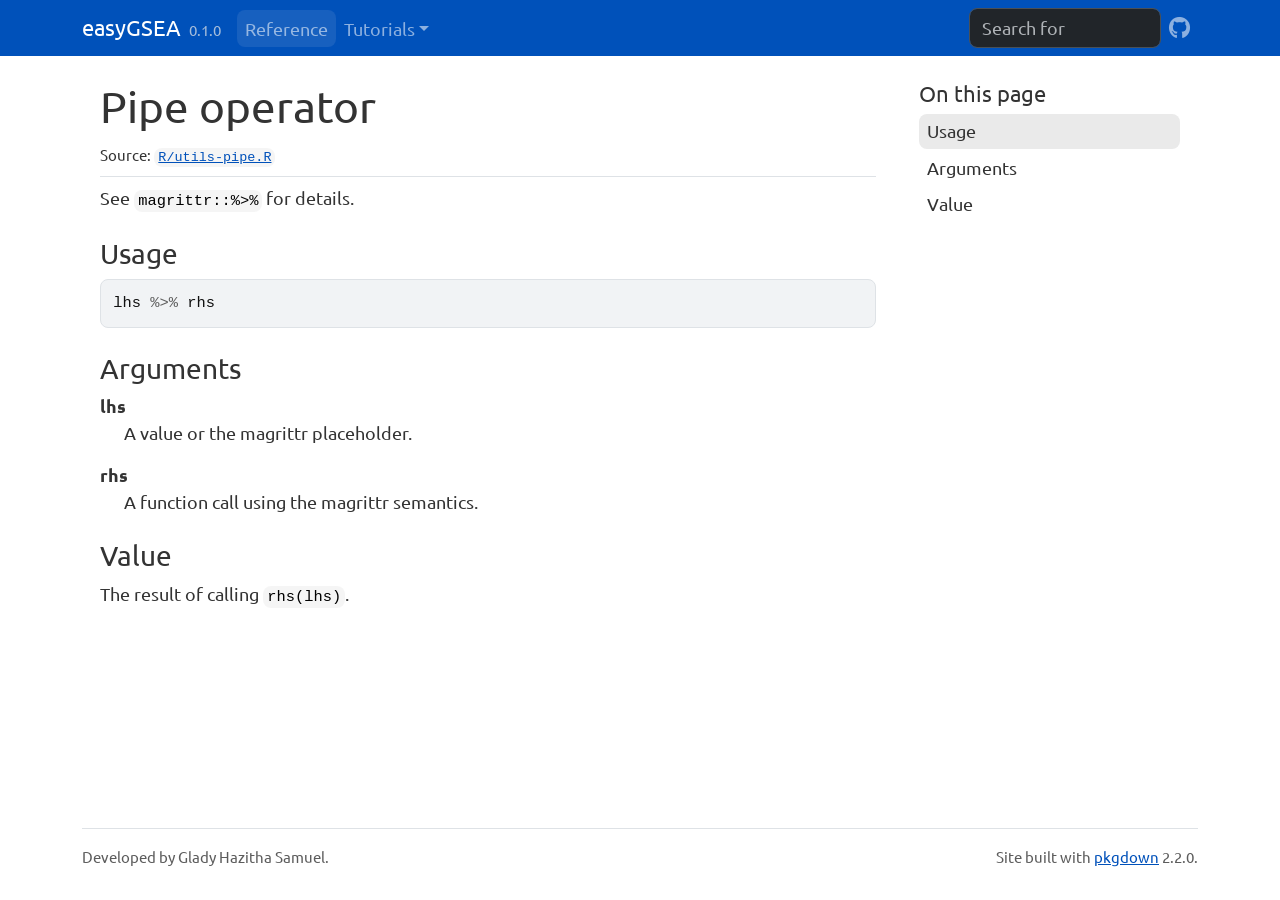
<file: reference/pipe.html>
<!DOCTYPE html>
<!-- Generated by pkgdown: do not edit by hand --><html lang="en"><head><meta http-equiv="Content-Type" content="text/html; charset=UTF-8"><meta charset="utf-8"><meta http-equiv="X-UA-Compatible" content="IE=edge"><meta name="viewport" content="width=device-width, initial-scale=1, shrink-to-fit=no"><title>Pipe operator — %&gt;% • easyGSEA</title><script src="../deps/jquery-3.6.0/jquery-3.6.0.min.js"></script><meta name="viewport" content="width=device-width, initial-scale=1, shrink-to-fit=no"><link href="../deps/bootstrap-5.3.1/bootstrap.min.css" rel="stylesheet"><script src="../deps/bootstrap-5.3.1/bootstrap.bundle.min.js"></script><link href="../deps/font-awesome-6.5.2/css/all.min.css" rel="stylesheet"><link href="../deps/font-awesome-6.5.2/css/v4-shims.min.css" rel="stylesheet"><script src="../deps/headroom-0.11.0/headroom.min.js"></script><script src="../deps/headroom-0.11.0/jQuery.headroom.min.js"></script><script src="../deps/bootstrap-toc-1.0.1/bootstrap-toc.min.js"></script><script src="../deps/clipboard.js-2.0.11/clipboard.min.js"></script><script src="../deps/search-1.0.0/autocomplete.jquery.min.js"></script><script src="../deps/search-1.0.0/fuse.min.js"></script><script src="../deps/search-1.0.0/mark.min.js"></script><!-- pkgdown --><script src="../pkgdown.js"></script><meta property="og:title" content="Pipe operator — %&gt;%"><meta name="description" content="See magrittr::%&amp;gt;% for details."><meta property="og:description" content="See magrittr::%&amp;gt;% for details."></head><body>
    <a href="#main" class="visually-hidden-focusable">Skip to contents</a>


    <nav class="navbar navbar-expand-lg fixed-top bg-primary" data-bs-theme="dark" aria-label="Site navigation"><div class="container">

    <a class="navbar-brand me-2" href="../index.html">easyGSEA</a>

    <small class="nav-text text-muted me-auto" data-bs-toggle="tooltip" data-bs-placement="bottom" title="">0.1.0</small>


    <button class="navbar-toggler" type="button" data-bs-toggle="collapse" data-bs-target="#navbar" aria-controls="navbar" aria-expanded="false" aria-label="Toggle navigation">
      <span class="navbar-toggler-icon"></span>
    </button>

    <div id="navbar" class="collapse navbar-collapse ms-3">
      <ul class="navbar-nav me-auto"><li class="active nav-item"><a class="nav-link" href="../reference/index.html">Reference</a></li>
<li class="nav-item dropdown">
  <button class="nav-link dropdown-toggle" type="button" id="dropdown-tutorials" data-bs-toggle="dropdown" aria-expanded="false" aria-haspopup="true">Tutorials</button>
  <ul class="dropdown-menu" aria-labelledby="dropdown-tutorials"><li><a class="dropdown-item" href="../articles/quickstart.html">Getting Started</a></li>
  </ul></li>
      </ul><ul class="navbar-nav"><li class="nav-item"><form class="form-inline" role="search">
 <input class="form-control" type="search" name="search-input" id="search-input" autocomplete="off" aria-label="Search site" placeholder="Search for" data-search-index="../search.json"></form></li>
<li class="nav-item"><a class="external-link nav-link" href="https://github.com/ghsamuel/easyGSEA"><span class="fa fab fa-github fa-lg"></span></a></li>
      </ul></div>


  </div>
</nav><div class="container template-reference-topic">
<div class="row">
  <main id="main" class="col-md-9"><div class="page-header">

      <h1>Pipe operator</h1>
      <small class="dont-index">Source: <a href="https://github.com/ghsamuel/easyGSEA/blob/master/R/utils-pipe.R" class="external-link"><code>R/utils-pipe.R</code></a></small>
      <div class="d-none name"><code>pipe.Rd</code></div>
    </div>

    <div class="ref-description section level2">
    <p>See <code>magrittr::%&gt;%</code> for details.</p>
    </div>

    <div class="section level2">
    <h2 id="ref-usage">Usage<a class="anchor" aria-label="anchor" href="#ref-usage"></a></h2>
    <div class="sourceCode"><pre class="sourceCode r"><code><span><span class="va">lhs</span> <span class="op">%&gt;%</span> <span class="va">rhs</span></span></code></pre></div>
    </div>

    <div class="section level2">
    <h2 id="arguments">Arguments<a class="anchor" aria-label="anchor" href="#arguments"></a></h2>


<dl><dt id="arg-lhs">lhs<a class="anchor" aria-label="anchor" href="#arg-lhs"></a></dt>
<dd><p>A value or the magrittr placeholder.</p></dd>


<dt id="arg-rhs">rhs<a class="anchor" aria-label="anchor" href="#arg-rhs"></a></dt>
<dd><p>A function call using the magrittr semantics.</p></dd>

</dl></div>
    <div class="section level2">
    <h2 id="value">Value<a class="anchor" aria-label="anchor" href="#value"></a></h2>
    <p>The result of calling <code>rhs(lhs)</code>.</p>
    </div>

  </main><aside class="col-md-3"><nav id="toc" aria-label="Table of contents"><h2>On this page</h2>
    </nav></aside></div>


    <footer><div class="pkgdown-footer-left">
  <p>Developed by Glady Hazitha Samuel.</p>
</div>

<div class="pkgdown-footer-right">
  <p>Site built with <a href="https://pkgdown.r-lib.org/" class="external-link">pkgdown</a> 2.2.0.</p>
</div>

    </footer></div>





  </body></html>
</file>
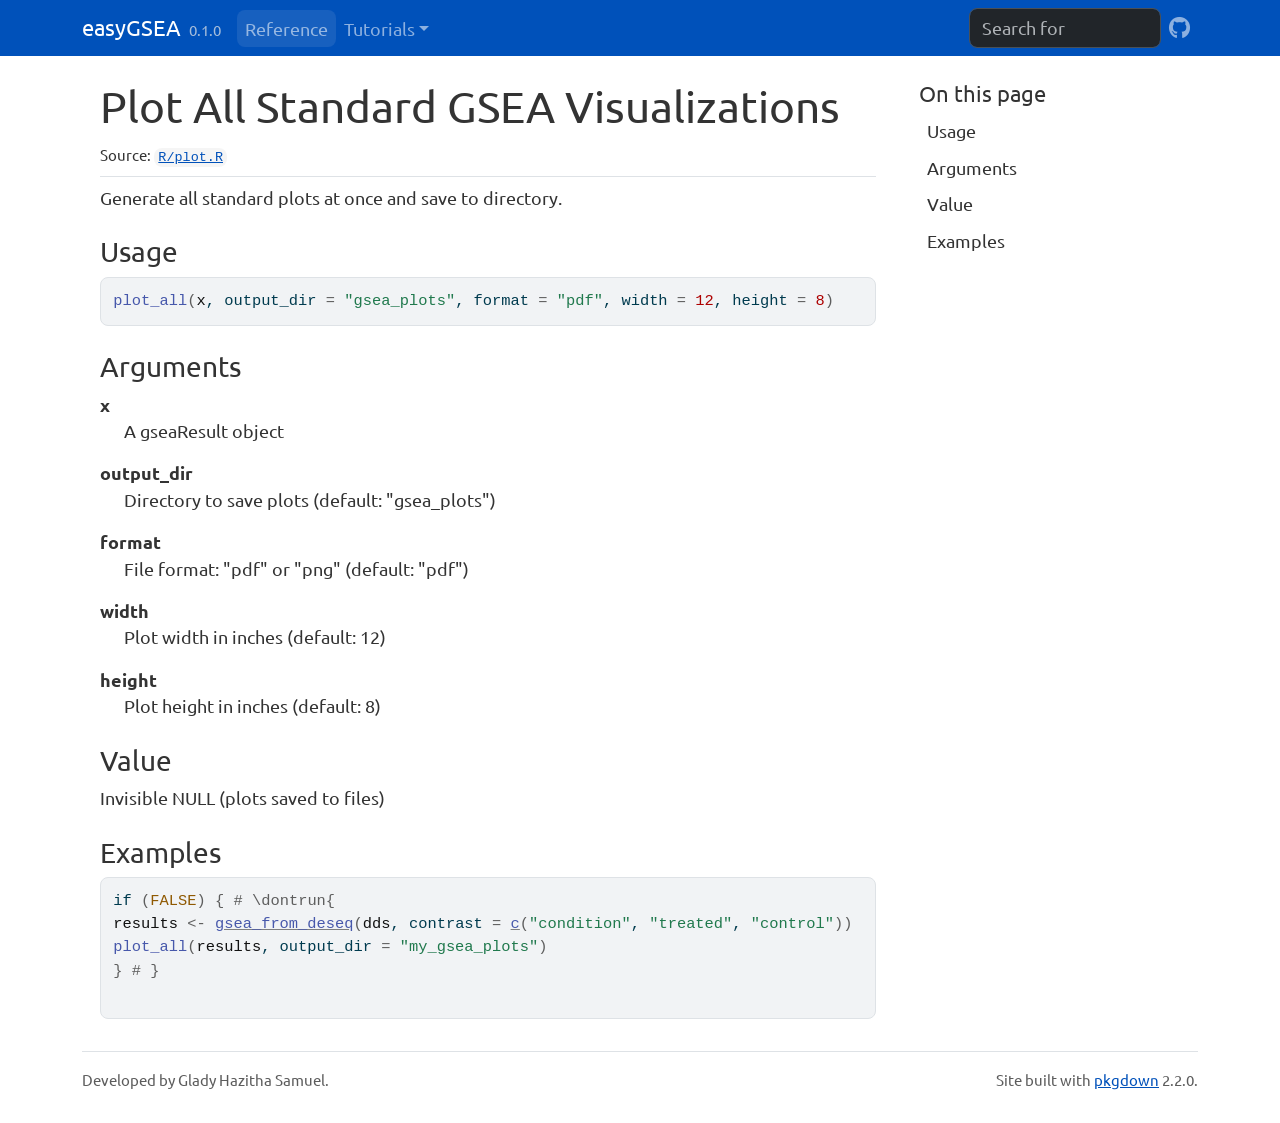
<file: reference/plot_all.html>
<!DOCTYPE html>
<!-- Generated by pkgdown: do not edit by hand --><html lang="en"><head><meta http-equiv="Content-Type" content="text/html; charset=UTF-8"><meta charset="utf-8"><meta http-equiv="X-UA-Compatible" content="IE=edge"><meta name="viewport" content="width=device-width, initial-scale=1, shrink-to-fit=no"><title>Plot All Standard GSEA Visualizations — plot_all • easyGSEA</title><script src="../deps/jquery-3.6.0/jquery-3.6.0.min.js"></script><meta name="viewport" content="width=device-width, initial-scale=1, shrink-to-fit=no"><link href="../deps/bootstrap-5.3.1/bootstrap.min.css" rel="stylesheet"><script src="../deps/bootstrap-5.3.1/bootstrap.bundle.min.js"></script><link href="../deps/font-awesome-6.5.2/css/all.min.css" rel="stylesheet"><link href="../deps/font-awesome-6.5.2/css/v4-shims.min.css" rel="stylesheet"><script src="../deps/headroom-0.11.0/headroom.min.js"></script><script src="../deps/headroom-0.11.0/jQuery.headroom.min.js"></script><script src="../deps/bootstrap-toc-1.0.1/bootstrap-toc.min.js"></script><script src="../deps/clipboard.js-2.0.11/clipboard.min.js"></script><script src="../deps/search-1.0.0/autocomplete.jquery.min.js"></script><script src="../deps/search-1.0.0/fuse.min.js"></script><script src="../deps/search-1.0.0/mark.min.js"></script><!-- pkgdown --><script src="../pkgdown.js"></script><meta property="og:title" content="Plot All Standard GSEA Visualizations — plot_all"><meta name="description" content="Generate all standard plots at once and save to directory."><meta property="og:description" content="Generate all standard plots at once and save to directory."></head><body>
    <a href="#main" class="visually-hidden-focusable">Skip to contents</a>


    <nav class="navbar navbar-expand-lg fixed-top bg-primary" data-bs-theme="dark" aria-label="Site navigation"><div class="container">

    <a class="navbar-brand me-2" href="../index.html">easyGSEA</a>

    <small class="nav-text text-muted me-auto" data-bs-toggle="tooltip" data-bs-placement="bottom" title="">0.1.0</small>


    <button class="navbar-toggler" type="button" data-bs-toggle="collapse" data-bs-target="#navbar" aria-controls="navbar" aria-expanded="false" aria-label="Toggle navigation">
      <span class="navbar-toggler-icon"></span>
    </button>

    <div id="navbar" class="collapse navbar-collapse ms-3">
      <ul class="navbar-nav me-auto"><li class="active nav-item"><a class="nav-link" href="../reference/index.html">Reference</a></li>
<li class="nav-item dropdown">
  <button class="nav-link dropdown-toggle" type="button" id="dropdown-tutorials" data-bs-toggle="dropdown" aria-expanded="false" aria-haspopup="true">Tutorials</button>
  <ul class="dropdown-menu" aria-labelledby="dropdown-tutorials"><li><a class="dropdown-item" href="../articles/quickstart.html">Getting Started</a></li>
  </ul></li>
      </ul><ul class="navbar-nav"><li class="nav-item"><form class="form-inline" role="search">
 <input class="form-control" type="search" name="search-input" id="search-input" autocomplete="off" aria-label="Search site" placeholder="Search for" data-search-index="../search.json"></form></li>
<li class="nav-item"><a class="external-link nav-link" href="https://github.com/ghsamuel/easyGSEA"><span class="fa fab fa-github fa-lg"></span></a></li>
      </ul></div>


  </div>
</nav><div class="container template-reference-topic">
<div class="row">
  <main id="main" class="col-md-9"><div class="page-header">

      <h1>Plot All Standard GSEA Visualizations</h1>
      <small class="dont-index">Source: <a href="https://github.com/ghsamuel/easyGSEA/blob/master/R/plot.R" class="external-link"><code>R/plot.R</code></a></small>
      <div class="d-none name"><code>plot_all.Rd</code></div>
    </div>

    <div class="ref-description section level2">
    <p>Generate all standard plots at once and save to directory.</p>
    </div>

    <div class="section level2">
    <h2 id="ref-usage">Usage<a class="anchor" aria-label="anchor" href="#ref-usage"></a></h2>
    <div class="sourceCode"><pre class="sourceCode r"><code><span><span class="fu">plot_all</span><span class="op">(</span><span class="va">x</span>, output_dir <span class="op">=</span> <span class="st">"gsea_plots"</span>, format <span class="op">=</span> <span class="st">"pdf"</span>, width <span class="op">=</span> <span class="fl">12</span>, height <span class="op">=</span> <span class="fl">8</span><span class="op">)</span></span></code></pre></div>
    </div>

    <div class="section level2">
    <h2 id="arguments">Arguments<a class="anchor" aria-label="anchor" href="#arguments"></a></h2>


<dl><dt id="arg-x">x<a class="anchor" aria-label="anchor" href="#arg-x"></a></dt>
<dd><p>A gseaResult object</p></dd>


<dt id="arg-output-dir">output_dir<a class="anchor" aria-label="anchor" href="#arg-output-dir"></a></dt>
<dd><p>Directory to save plots (default: "gsea_plots")</p></dd>


<dt id="arg-format">format<a class="anchor" aria-label="anchor" href="#arg-format"></a></dt>
<dd><p>File format: "pdf" or "png" (default: "pdf")</p></dd>


<dt id="arg-width">width<a class="anchor" aria-label="anchor" href="#arg-width"></a></dt>
<dd><p>Plot width in inches (default: 12)</p></dd>


<dt id="arg-height">height<a class="anchor" aria-label="anchor" href="#arg-height"></a></dt>
<dd><p>Plot height in inches (default: 8)</p></dd>

</dl></div>
    <div class="section level2">
    <h2 id="value">Value<a class="anchor" aria-label="anchor" href="#value"></a></h2>
    <p>Invisible NULL (plots saved to files)</p>
    </div>

    <div class="section level2">
    <h2 id="ref-examples">Examples<a class="anchor" aria-label="anchor" href="#ref-examples"></a></h2>
    <div class="sourceCode"><pre class="sourceCode r"><code><span class="r-in"><span><span class="kw">if</span> <span class="op">(</span><span class="cn">FALSE</span><span class="op">)</span> <span class="op">{</span> <span class="co"># \dontrun{</span></span></span>
<span class="r-in"><span><span class="va">results</span> <span class="op">&lt;-</span> <span class="fu"><a href="gsea_from_deseq.html">gsea_from_deseq</a></span><span class="op">(</span><span class="va">dds</span>, contrast <span class="op">=</span> <span class="fu"><a href="https://rdrr.io/r/base/c.html" class="external-link">c</a></span><span class="op">(</span><span class="st">"condition"</span>, <span class="st">"treated"</span>, <span class="st">"control"</span><span class="op">)</span><span class="op">)</span></span></span>
<span class="r-in"><span><span class="fu">plot_all</span><span class="op">(</span><span class="va">results</span>, output_dir <span class="op">=</span> <span class="st">"my_gsea_plots"</span><span class="op">)</span></span></span>
<span class="r-in"><span><span class="op">}</span> <span class="co"># }</span></span></span>
<span class="r-in"><span></span></span>
</code></pre></div>
    </div>
  </main><aside class="col-md-3"><nav id="toc" aria-label="Table of contents"><h2>On this page</h2>
    </nav></aside></div>


    <footer><div class="pkgdown-footer-left">
  <p>Developed by Glady Hazitha Samuel.</p>
</div>

<div class="pkgdown-footer-right">
  <p>Site built with <a href="https://pkgdown.r-lib.org/" class="external-link">pkgdown</a> 2.2.0.</p>
</div>

    </footer></div>





  </body></html>
</file>
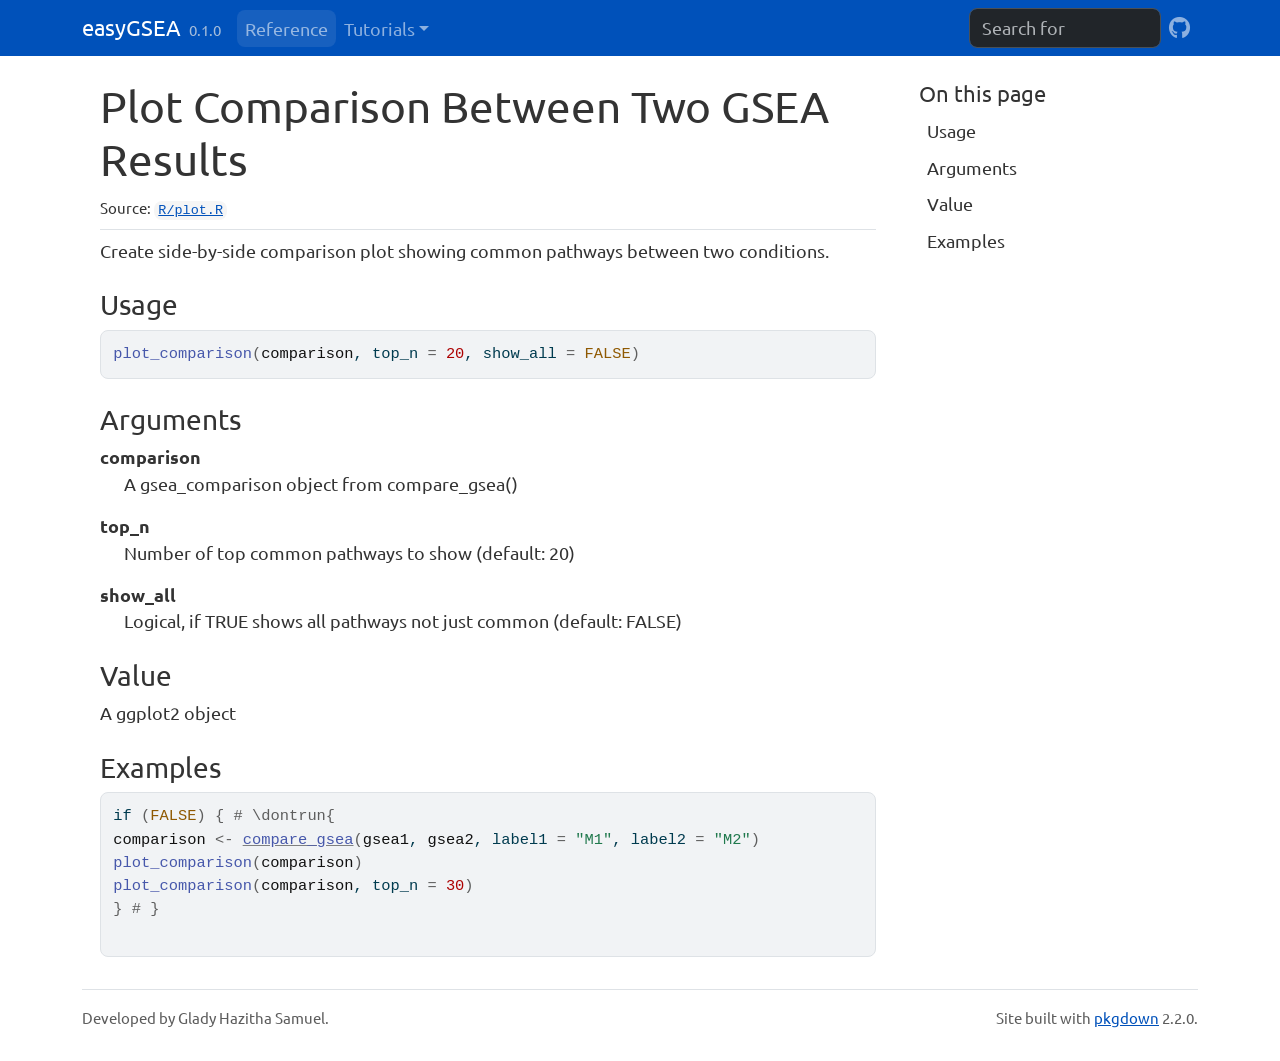
<file: reference/plot_comparison.html>
<!DOCTYPE html>
<!-- Generated by pkgdown: do not edit by hand --><html lang="en"><head><meta http-equiv="Content-Type" content="text/html; charset=UTF-8"><meta charset="utf-8"><meta http-equiv="X-UA-Compatible" content="IE=edge"><meta name="viewport" content="width=device-width, initial-scale=1, shrink-to-fit=no"><title>Plot Comparison Between Two GSEA Results — plot_comparison • easyGSEA</title><script src="../deps/jquery-3.6.0/jquery-3.6.0.min.js"></script><meta name="viewport" content="width=device-width, initial-scale=1, shrink-to-fit=no"><link href="../deps/bootstrap-5.3.1/bootstrap.min.css" rel="stylesheet"><script src="../deps/bootstrap-5.3.1/bootstrap.bundle.min.js"></script><link href="../deps/font-awesome-6.5.2/css/all.min.css" rel="stylesheet"><link href="../deps/font-awesome-6.5.2/css/v4-shims.min.css" rel="stylesheet"><script src="../deps/headroom-0.11.0/headroom.min.js"></script><script src="../deps/headroom-0.11.0/jQuery.headroom.min.js"></script><script src="../deps/bootstrap-toc-1.0.1/bootstrap-toc.min.js"></script><script src="../deps/clipboard.js-2.0.11/clipboard.min.js"></script><script src="../deps/search-1.0.0/autocomplete.jquery.min.js"></script><script src="../deps/search-1.0.0/fuse.min.js"></script><script src="../deps/search-1.0.0/mark.min.js"></script><!-- pkgdown --><script src="../pkgdown.js"></script><meta property="og:title" content="Plot Comparison Between Two GSEA Results — plot_comparison"><meta name="description" content="Create side-by-side comparison plot showing common pathways between
two conditions."><meta property="og:description" content="Create side-by-side comparison plot showing common pathways between
two conditions."></head><body>
    <a href="#main" class="visually-hidden-focusable">Skip to contents</a>


    <nav class="navbar navbar-expand-lg fixed-top bg-primary" data-bs-theme="dark" aria-label="Site navigation"><div class="container">

    <a class="navbar-brand me-2" href="../index.html">easyGSEA</a>

    <small class="nav-text text-muted me-auto" data-bs-toggle="tooltip" data-bs-placement="bottom" title="">0.1.0</small>


    <button class="navbar-toggler" type="button" data-bs-toggle="collapse" data-bs-target="#navbar" aria-controls="navbar" aria-expanded="false" aria-label="Toggle navigation">
      <span class="navbar-toggler-icon"></span>
    </button>

    <div id="navbar" class="collapse navbar-collapse ms-3">
      <ul class="navbar-nav me-auto"><li class="active nav-item"><a class="nav-link" href="../reference/index.html">Reference</a></li>
<li class="nav-item dropdown">
  <button class="nav-link dropdown-toggle" type="button" id="dropdown-tutorials" data-bs-toggle="dropdown" aria-expanded="false" aria-haspopup="true">Tutorials</button>
  <ul class="dropdown-menu" aria-labelledby="dropdown-tutorials"><li><a class="dropdown-item" href="../articles/quickstart.html">Getting Started</a></li>
  </ul></li>
      </ul><ul class="navbar-nav"><li class="nav-item"><form class="form-inline" role="search">
 <input class="form-control" type="search" name="search-input" id="search-input" autocomplete="off" aria-label="Search site" placeholder="Search for" data-search-index="../search.json"></form></li>
<li class="nav-item"><a class="external-link nav-link" href="https://github.com/ghsamuel/easyGSEA"><span class="fa fab fa-github fa-lg"></span></a></li>
      </ul></div>


  </div>
</nav><div class="container template-reference-topic">
<div class="row">
  <main id="main" class="col-md-9"><div class="page-header">

      <h1>Plot Comparison Between Two GSEA Results</h1>
      <small class="dont-index">Source: <a href="https://github.com/ghsamuel/easyGSEA/blob/master/R/plot.R" class="external-link"><code>R/plot.R</code></a></small>
      <div class="d-none name"><code>plot_comparison.Rd</code></div>
    </div>

    <div class="ref-description section level2">
    <p>Create side-by-side comparison plot showing common pathways between
two conditions.</p>
    </div>

    <div class="section level2">
    <h2 id="ref-usage">Usage<a class="anchor" aria-label="anchor" href="#ref-usage"></a></h2>
    <div class="sourceCode"><pre class="sourceCode r"><code><span><span class="fu">plot_comparison</span><span class="op">(</span><span class="va">comparison</span>, top_n <span class="op">=</span> <span class="fl">20</span>, show_all <span class="op">=</span> <span class="cn">FALSE</span><span class="op">)</span></span></code></pre></div>
    </div>

    <div class="section level2">
    <h2 id="arguments">Arguments<a class="anchor" aria-label="anchor" href="#arguments"></a></h2>


<dl><dt id="arg-comparison">comparison<a class="anchor" aria-label="anchor" href="#arg-comparison"></a></dt>
<dd><p>A gsea_comparison object from compare_gsea()</p></dd>


<dt id="arg-top-n">top_n<a class="anchor" aria-label="anchor" href="#arg-top-n"></a></dt>
<dd><p>Number of top common pathways to show (default: 20)</p></dd>


<dt id="arg-show-all">show_all<a class="anchor" aria-label="anchor" href="#arg-show-all"></a></dt>
<dd><p>Logical, if TRUE shows all pathways not just common (default: FALSE)</p></dd>

</dl></div>
    <div class="section level2">
    <h2 id="value">Value<a class="anchor" aria-label="anchor" href="#value"></a></h2>
    <p>A ggplot2 object</p>
    </div>

    <div class="section level2">
    <h2 id="ref-examples">Examples<a class="anchor" aria-label="anchor" href="#ref-examples"></a></h2>
    <div class="sourceCode"><pre class="sourceCode r"><code><span class="r-in"><span><span class="kw">if</span> <span class="op">(</span><span class="cn">FALSE</span><span class="op">)</span> <span class="op">{</span> <span class="co"># \dontrun{</span></span></span>
<span class="r-in"><span><span class="va">comparison</span> <span class="op">&lt;-</span> <span class="fu"><a href="compare_gsea.html">compare_gsea</a></span><span class="op">(</span><span class="va">gsea1</span>, <span class="va">gsea2</span>, label1 <span class="op">=</span> <span class="st">"M1"</span>, label2 <span class="op">=</span> <span class="st">"M2"</span><span class="op">)</span></span></span>
<span class="r-in"><span><span class="fu">plot_comparison</span><span class="op">(</span><span class="va">comparison</span><span class="op">)</span></span></span>
<span class="r-in"><span><span class="fu">plot_comparison</span><span class="op">(</span><span class="va">comparison</span>, top_n <span class="op">=</span> <span class="fl">30</span><span class="op">)</span></span></span>
<span class="r-in"><span><span class="op">}</span> <span class="co"># }</span></span></span>
<span class="r-in"><span></span></span>
</code></pre></div>
    </div>
  </main><aside class="col-md-3"><nav id="toc" aria-label="Table of contents"><h2>On this page</h2>
    </nav></aside></div>


    <footer><div class="pkgdown-footer-left">
  <p>Developed by Glady Hazitha Samuel.</p>
</div>

<div class="pkgdown-footer-right">
  <p>Site built with <a href="https://pkgdown.r-lib.org/" class="external-link">pkgdown</a> 2.2.0.</p>
</div>

    </footer></div>





  </body></html>
</file>
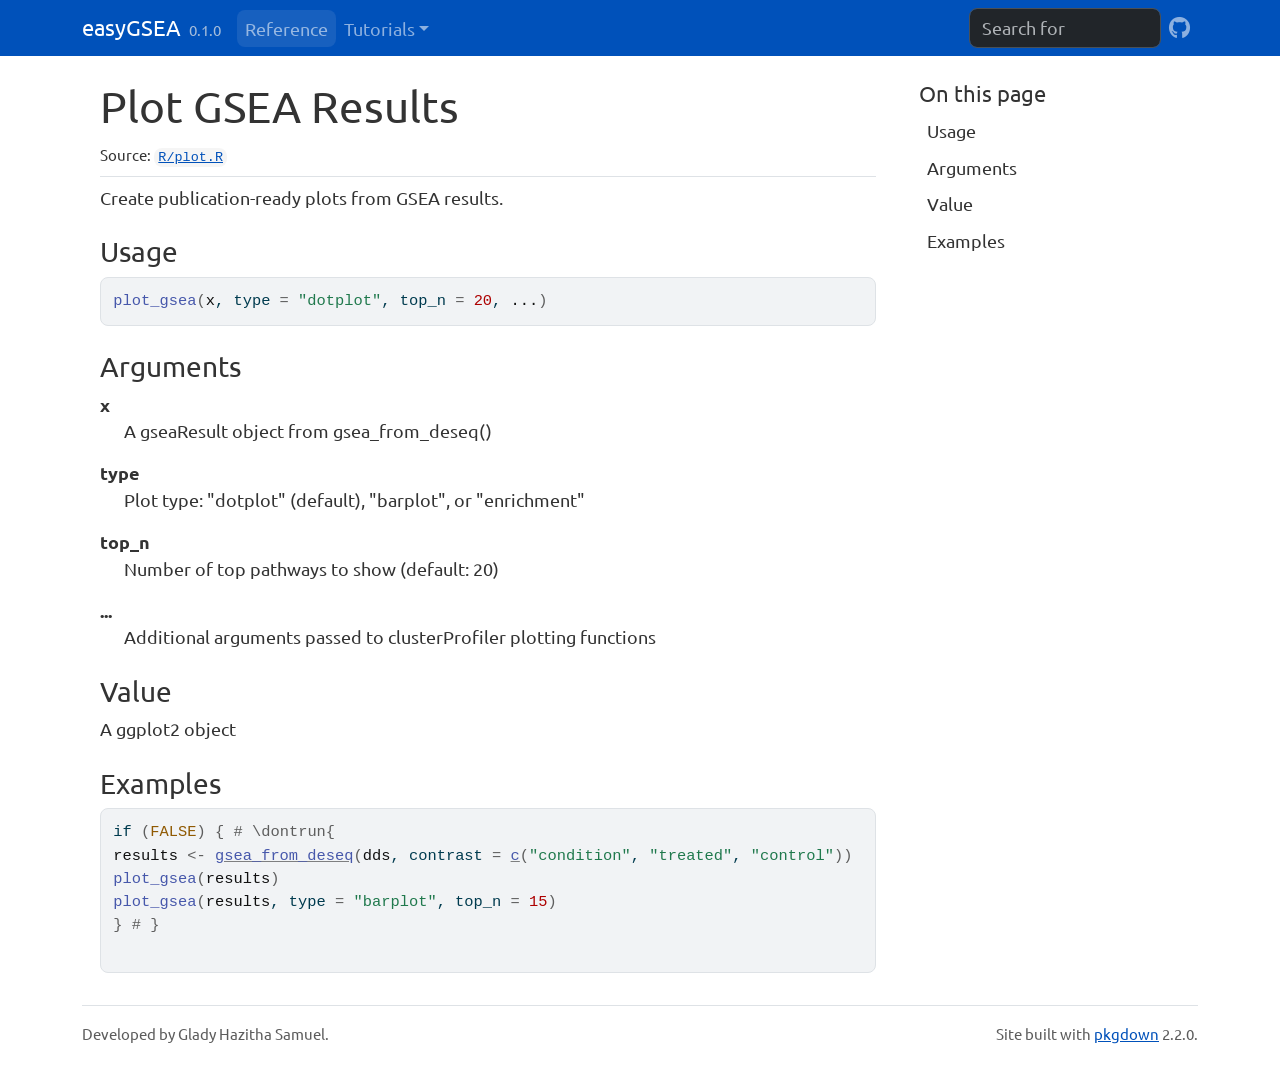
<file: reference/plot_gsea.html>
<!DOCTYPE html>
<!-- Generated by pkgdown: do not edit by hand --><html lang="en"><head><meta http-equiv="Content-Type" content="text/html; charset=UTF-8"><meta charset="utf-8"><meta http-equiv="X-UA-Compatible" content="IE=edge"><meta name="viewport" content="width=device-width, initial-scale=1, shrink-to-fit=no"><title>Plot GSEA Results — plot_gsea • easyGSEA</title><script src="../deps/jquery-3.6.0/jquery-3.6.0.min.js"></script><meta name="viewport" content="width=device-width, initial-scale=1, shrink-to-fit=no"><link href="../deps/bootstrap-5.3.1/bootstrap.min.css" rel="stylesheet"><script src="../deps/bootstrap-5.3.1/bootstrap.bundle.min.js"></script><link href="../deps/font-awesome-6.5.2/css/all.min.css" rel="stylesheet"><link href="../deps/font-awesome-6.5.2/css/v4-shims.min.css" rel="stylesheet"><script src="../deps/headroom-0.11.0/headroom.min.js"></script><script src="../deps/headroom-0.11.0/jQuery.headroom.min.js"></script><script src="../deps/bootstrap-toc-1.0.1/bootstrap-toc.min.js"></script><script src="../deps/clipboard.js-2.0.11/clipboard.min.js"></script><script src="../deps/search-1.0.0/autocomplete.jquery.min.js"></script><script src="../deps/search-1.0.0/fuse.min.js"></script><script src="../deps/search-1.0.0/mark.min.js"></script><!-- pkgdown --><script src="../pkgdown.js"></script><meta property="og:title" content="Plot GSEA Results — plot_gsea"><meta name="description" content="Create publication-ready plots from GSEA results."><meta property="og:description" content="Create publication-ready plots from GSEA results."></head><body>
    <a href="#main" class="visually-hidden-focusable">Skip to contents</a>


    <nav class="navbar navbar-expand-lg fixed-top bg-primary" data-bs-theme="dark" aria-label="Site navigation"><div class="container">

    <a class="navbar-brand me-2" href="../index.html">easyGSEA</a>

    <small class="nav-text text-muted me-auto" data-bs-toggle="tooltip" data-bs-placement="bottom" title="">0.1.0</small>


    <button class="navbar-toggler" type="button" data-bs-toggle="collapse" data-bs-target="#navbar" aria-controls="navbar" aria-expanded="false" aria-label="Toggle navigation">
      <span class="navbar-toggler-icon"></span>
    </button>

    <div id="navbar" class="collapse navbar-collapse ms-3">
      <ul class="navbar-nav me-auto"><li class="active nav-item"><a class="nav-link" href="../reference/index.html">Reference</a></li>
<li class="nav-item dropdown">
  <button class="nav-link dropdown-toggle" type="button" id="dropdown-tutorials" data-bs-toggle="dropdown" aria-expanded="false" aria-haspopup="true">Tutorials</button>
  <ul class="dropdown-menu" aria-labelledby="dropdown-tutorials"><li><a class="dropdown-item" href="../articles/quickstart.html">Getting Started</a></li>
  </ul></li>
      </ul><ul class="navbar-nav"><li class="nav-item"><form class="form-inline" role="search">
 <input class="form-control" type="search" name="search-input" id="search-input" autocomplete="off" aria-label="Search site" placeholder="Search for" data-search-index="../search.json"></form></li>
<li class="nav-item"><a class="external-link nav-link" href="https://github.com/ghsamuel/easyGSEA"><span class="fa fab fa-github fa-lg"></span></a></li>
      </ul></div>


  </div>
</nav><div class="container template-reference-topic">
<div class="row">
  <main id="main" class="col-md-9"><div class="page-header">

      <h1>Plot GSEA Results</h1>
      <small class="dont-index">Source: <a href="https://github.com/ghsamuel/easyGSEA/blob/master/R/plot.R" class="external-link"><code>R/plot.R</code></a></small>
      <div class="d-none name"><code>plot_gsea.Rd</code></div>
    </div>

    <div class="ref-description section level2">
    <p>Create publication-ready plots from GSEA results.</p>
    </div>

    <div class="section level2">
    <h2 id="ref-usage">Usage<a class="anchor" aria-label="anchor" href="#ref-usage"></a></h2>
    <div class="sourceCode"><pre class="sourceCode r"><code><span><span class="fu">plot_gsea</span><span class="op">(</span><span class="va">x</span>, type <span class="op">=</span> <span class="st">"dotplot"</span>, top_n <span class="op">=</span> <span class="fl">20</span>, <span class="va">...</span><span class="op">)</span></span></code></pre></div>
    </div>

    <div class="section level2">
    <h2 id="arguments">Arguments<a class="anchor" aria-label="anchor" href="#arguments"></a></h2>


<dl><dt id="arg-x">x<a class="anchor" aria-label="anchor" href="#arg-x"></a></dt>
<dd><p>A gseaResult object from gsea_from_deseq()</p></dd>


<dt id="arg-type">type<a class="anchor" aria-label="anchor" href="#arg-type"></a></dt>
<dd><p>Plot type: "dotplot" (default), "barplot", or "enrichment"</p></dd>


<dt id="arg-top-n">top_n<a class="anchor" aria-label="anchor" href="#arg-top-n"></a></dt>
<dd><p>Number of top pathways to show (default: 20)</p></dd>


<dt id="arg--">...<a class="anchor" aria-label="anchor" href="#arg--"></a></dt>
<dd><p>Additional arguments passed to clusterProfiler plotting functions</p></dd>

</dl></div>
    <div class="section level2">
    <h2 id="value">Value<a class="anchor" aria-label="anchor" href="#value"></a></h2>
    <p>A ggplot2 object</p>
    </div>

    <div class="section level2">
    <h2 id="ref-examples">Examples<a class="anchor" aria-label="anchor" href="#ref-examples"></a></h2>
    <div class="sourceCode"><pre class="sourceCode r"><code><span class="r-in"><span><span class="kw">if</span> <span class="op">(</span><span class="cn">FALSE</span><span class="op">)</span> <span class="op">{</span> <span class="co"># \dontrun{</span></span></span>
<span class="r-in"><span><span class="va">results</span> <span class="op">&lt;-</span> <span class="fu"><a href="gsea_from_deseq.html">gsea_from_deseq</a></span><span class="op">(</span><span class="va">dds</span>, contrast <span class="op">=</span> <span class="fu"><a href="https://rdrr.io/r/base/c.html" class="external-link">c</a></span><span class="op">(</span><span class="st">"condition"</span>, <span class="st">"treated"</span>, <span class="st">"control"</span><span class="op">)</span><span class="op">)</span></span></span>
<span class="r-in"><span><span class="fu">plot_gsea</span><span class="op">(</span><span class="va">results</span><span class="op">)</span></span></span>
<span class="r-in"><span><span class="fu">plot_gsea</span><span class="op">(</span><span class="va">results</span>, type <span class="op">=</span> <span class="st">"barplot"</span>, top_n <span class="op">=</span> <span class="fl">15</span><span class="op">)</span></span></span>
<span class="r-in"><span><span class="op">}</span> <span class="co"># }</span></span></span>
<span class="r-in"><span></span></span>
</code></pre></div>
    </div>
  </main><aside class="col-md-3"><nav id="toc" aria-label="Table of contents"><h2>On this page</h2>
    </nav></aside></div>


    <footer><div class="pkgdown-footer-left">
  <p>Developed by Glady Hazitha Samuel.</p>
</div>

<div class="pkgdown-footer-right">
  <p>Site built with <a href="https://pkgdown.r-lib.org/" class="external-link">pkgdown</a> 2.2.0.</p>
</div>

    </footer></div>





  </body></html>
</file>
<file: deps/font-awesome-6.5.2/css/v4-shims.min.css>
/*!
 * Font Awesome Free 6.5.2 by @fontawesome - https://fontawesome.com
 * License - https://fontawesome.com/license/free (Icons: CC BY 4.0, Fonts: SIL OFL 1.1, Code: MIT License)
 * Copyright 2024 Fonticons, Inc.
 */
.fa.fa-glass:before{content:"\f000"}.fa.fa-envelope-o{font-family:"Font Awesome 6 Free";font-weight:400}.fa.fa-envelope-o:before{content:"\f0e0"}.fa.fa-star-o{font-family:"Font Awesome 6 Free";font-weight:400}.fa.fa-star-o:before{content:"\f005"}.fa.fa-close:before,.fa.fa-remove:before{content:"\f00d"}.fa.fa-gear:before{content:"\f013"}.fa.fa-trash-o{font-family:"Font Awesome 6 Free";font-weight:400}.fa.fa-trash-o:before{content:"\f2ed"}.fa.fa-home:before{content:"\f015"}.fa.fa-file-o{font-family:"Font Awesome 6 Free";font-weight:400}.fa.fa-file-o:before{content:"\f15b"}.fa.fa-clock-o{font-family:"Font Awesome 6 Free";font-weight:400}.fa.fa-clock-o:before{content:"\f017"}.fa.fa-arrow-circle-o-down{font-family:"Font Awesome 6 Free";font-weight:400}.fa.fa-arrow-circle-o-down:before{content:"\f358"}.fa.fa-arrow-circle-o-up{font-family:"Font Awesome 6 Free";font-weight:400}.fa.fa-arrow-circle-o-up:before{content:"\f35b"}.fa.fa-play-circle-o{font-family:"Font Awesome 6 Free";font-weight:400}.fa.fa-play-circle-o:before{content:"\f144"}.fa.fa-repeat:before,.fa.fa-rotate-right:before{content:"\f01e"}.fa.fa-refresh:before{content:"\f021"}.fa.fa-list-alt{font-family:"Font Awesome 6 Free";font-weight:400}.fa.fa-list-alt:before{content:"\f022"}.fa.fa-dedent:before{content:"\f03b"}.fa.fa-video-camera:before{content:"\f03d"}.fa.fa-picture-o{font-family:"Font Awesome 6 Free";font-weight:400}.fa.fa-picture-o:before{content:"\f03e"}.fa.fa-photo{font-family:"Font Awesome 6 Free";font-weight:400}.fa.fa-photo:before{content:"\f03e"}.fa.fa-image{font-family:"Font Awesome 6 Free";font-weight:400}.fa.fa-image:before{content:"\f03e"}.fa.fa-map-marker:before{content:"\f3c5"}.fa.fa-pencil-square-o{font-family:"Font Awesome 6 Free";font-weight:400}.fa.fa-pencil-square-o:before{content:"\f044"}.fa.fa-edit{font-family:"Font Awesome 6 Free";font-weight:400}.fa.fa-edit:before{content:"\f044"}.fa.fa-share-square-o:before{content:"\f14d"}.fa.fa-check-square-o{font-family:"Font Awesome 6 Free";font-weight:400}.fa.fa-check-square-o:before{content:"\f14a"}.fa.fa-arrows:before{content:"\f0b2"}.fa.fa-times-circle-o{font-family:"Font Awesome 6 Free";font-weight:400}.fa.fa-times-circle-o:before{content:"\f057"}.fa.fa-check-circle-o{font-family:"Font Awesome 6 Free";font-weight:400}.fa.fa-check-circle-o:before{content:"\f058"}.fa.fa-mail-forward:before{content:"\f064"}.fa.fa-expand:before{content:"\f424"}.fa.fa-compress:before{content:"\f422"}.fa.fa-eye,.fa.fa-eye-slash{font-family:"Font Awesome 6 Free";font-weight:400}.fa.fa-warning:before{content:"\f071"}.fa.fa-calendar:before{content:"\f073"}.fa.fa-arrows-v:before{content:"\f338"}.fa.fa-arrows-h:before{content:"\f337"}.fa.fa-bar-chart-o:before,.fa.fa-bar-chart:before{content:"\e0e3"}.fa.fa-twitter-square{font-family:"Font Awesome 6 Brands";font-weight:400}.fa.fa-twitter-square:before{content:"\f081"}.fa.fa-facebook-square{font-family:"Font Awesome 6 Brands";font-weight:400}.fa.fa-facebook-square:before{content:"\f082"}.fa.fa-gears:before{content:"\f085"}.fa.fa-thumbs-o-up{font-family:"Font Awesome 6 Free";font-weight:400}.fa.fa-thumbs-o-up:before{content:"\f164"}.fa.fa-thumbs-o-down{font-family:"Font Awesome 6 Free";font-weight:400}.fa.fa-thumbs-o-down:before{content:"\f165"}.fa.fa-heart-o{font-family:"Font Awesome 6 Free";font-weight:400}.fa.fa-heart-o:before{content:"\f004"}.fa.fa-sign-out:before{content:"\f2f5"}.fa.fa-linkedin-square{font-family:"Font Awesome 6 Brands";font-weight:400}.fa.fa-linkedin-square:before{content:"\f08c"}.fa.fa-thumb-tack:before{content:"\f08d"}.fa.fa-external-link:before{content:"\f35d"}.fa.fa-sign-in:before{content:"\f2f6"}.fa.fa-github-square{font-family:"Font Awesome 6 Brands";font-weight:400}.fa.fa-github-square:before{content:"\f092"}.fa.fa-lemon-o{font-family:"Font Awesome 6 Free";font-weight:400}.fa.fa-lemon-o:before{content:"\f094"}.fa.fa-square-o{font-family:"Font Awesome 6 Free";font-weight:400}.fa.fa-square-o:before{content:"\f0c8"}.fa.fa-bookmark-o{font-family:"Font Awesome 6 Free";font-weight:400}.fa.fa-bookmark-o:before{content:"\f02e"}.fa.fa-facebook,.fa.fa-twitter{font-family:"Font Awesome 6 Brands";font-weight:400}.fa.fa-facebook:before{content:"\f39e"}.fa.fa-facebook-f{font-family:"Font Awesome 6 Brands";font-weight:400}.fa.fa-facebook-f:before{content:"\f39e"}.fa.fa-github{font-family:"Font Awesome 6 Brands";font-weight:400}.fa.fa-credit-card{font-family:"Font Awesome 6 Free";font-weight:400}.fa.fa-feed:before{content:"\f09e"}.fa.fa-hdd-o{font-family:"Font Awesome 6 Free";font-weight:400}.fa.fa-hdd-o:before{content:"\f0a0"}.fa.fa-hand-o-right{font-family:"Font Awesome 6 Free";font-weight:400}.fa.fa-hand-o-right:before{content:"\f0a4"}.fa.fa-hand-o-left{font-family:"Font Awesome 6 Free";font-weight:400}.fa.fa-hand-o-left:before{content:"\f0a5"}.fa.fa-hand-o-up{font-family:"Font Awesome 6 Free";font-weight:400}.fa.fa-hand-o-up:before{content:"\f0a6"}.fa.fa-hand-o-down{font-family:"Font Awesome 6 Free";font-weight:400}.fa.fa-hand-o-down:before{content:"\f0a7"}.fa.fa-globe:before{content:"\f57d"}.fa.fa-tasks:before{content:"\f828"}.fa.fa-arrows-alt:before{content:"\f31e"}.fa.fa-group:before{content:"\f0c0"}.fa.fa-chain:before{content:"\f0c1"}.fa.fa-cut:before{content:"\f0c4"}.fa.fa-files-o{font-family:"Font Awesome 6 Free";font-weight:400}.fa.fa-files-o:before{content:"\f0c5"}.fa.fa-floppy-o{font-family:"Font Awesome 6 Free";font-weight:400}.fa.fa-floppy-o:before{content:"\f0c7"}.fa.fa-save{font-family:"Font Awesome 6 Free";font-weight:400}.fa.fa-save:before{content:"\f0c7"}.fa.fa-navicon:before,.fa.fa-reorder:before{content:"\f0c9"}.fa.fa-magic:before{content:"\e2ca"}.fa.fa-pinterest,.fa.fa-pinterest-square{font-family:"Font Awesome 6 Brands";font-weight:400}.fa.fa-pinterest-square:before{content:"\f0d3"}.fa.fa-google-plus-square{font-family:"Font Awesome 6 Brands";font-weight:400}.fa.fa-google-plus-square:before{content:"\f0d4"}.fa.fa-google-plus{font-family:"Font Awesome 6 Brands";font-weight:400}.fa.fa-google-plus:before{content:"\f0d5"}.fa.fa-money:before{content:"\f3d1"}.fa.fa-unsorted:before{content:"\f0dc"}.fa.fa-sort-desc:before{content:"\f0dd"}.fa.fa-sort-asc:before{content:"\f0de"}.fa.fa-linkedin{font-family:"Font Awesome 6 Brands";font-weight:400}.fa.fa-linkedin:before{content:"\f0e1"}.fa.fa-rotate-left:before{content:"\f0e2"}.fa.fa-legal:before{content:"\f0e3"}.fa.fa-dashboard:before,.fa.fa-tachometer:before{content:"\f625"}.fa.fa-comment-o{font-family:"Font Awesome 6 Free";font-weight:400}.fa.fa-comment-o:before{content:"\f075"}.fa.fa-comments-o{font-family:"Font Awesome 6 Free";font-weight:400}.fa.fa-comments-o:before{content:"\f086"}.fa.fa-flash:before{content:"\f0e7"}.fa.fa-clipboard:before{content:"\f0ea"}.fa.fa-lightbulb-o{font-family:"Font Awesome 6 Free";font-weight:400}.fa.fa-lightbulb-o:before{content:"\f0eb"}.fa.fa-exchange:before{content:"\f362"}.fa.fa-cloud-download:before{content:"\f0ed"}.fa.fa-cloud-upload:before{content:"\f0ee"}.fa.fa-bell-o{font-family:"Font Awesome 6 Free";font-weight:400}.fa.fa-bell-o:before{content:"\f0f3"}.fa.fa-cutlery:before{content:"\f2e7"}.fa.fa-file-text-o{font-family:"Font Awesome 6 Free";font-weight:400}.fa.fa-file-text-o:before{content:"\f15c"}.fa.fa-building-o{font-family:"Font Awesome 6 Free";font-weight:400}.fa.fa-building-o:before{content:"\f1ad"}.fa.fa-hospital-o{font-family:"Font Awesome 6 Free";font-weight:400}.fa.fa-hospital-o:before{content:"\f0f8"}.fa.fa-tablet:before{content:"\f3fa"}.fa.fa-mobile-phone:before,.fa.fa-mobile:before{content:"\f3cd"}.fa.fa-circle-o{font-family:"Font Awesome 6 Free";font-weight:400}.fa.fa-circle-o:before{content:"\f111"}.fa.fa-mail-reply:before{content:"\f3e5"}.fa.fa-github-alt{font-family:"Font Awesome 6 Brands";font-weight:400}.fa.fa-folder-o{font-family:"Font Awesome 6 Free";font-weight:400}.fa.fa-folder-o:before{content:"\f07b"}.fa.fa-folder-open-o{font-family:"Font Awesome 6 Free";font-weight:400}.fa.fa-folder-open-o:before{content:"\f07c"}.fa.fa-smile-o{font-family:"Font Awesome 6 Free";font-weight:400}.fa.fa-smile-o:before{content:"\f118"}.fa.fa-frown-o{font-family:"Font Awesome 6 Free";font-weight:400}.fa.fa-frown-o:before{content:"\f119"}.fa.fa-meh-o{font-family:"Font Awesome 6 Free";font-weight:400}.fa.fa-meh-o:before{content:"\f11a"}.fa.fa-keyboard-o{font-family:"Font Awesome 6 Free";font-weight:400}.fa.fa-keyboard-o:before{content:"\f11c"}.fa.fa-flag-o{font-family:"Font Awesome 6 Free";font-weight:400}.fa.fa-flag-o:before{content:"\f024"}.fa.fa-mail-reply-all:before{content:"\f122"}.fa.fa-star-half-o{font-family:"Font Awesome 6 Free";font-weight:400}.fa.fa-star-half-o:before{content:"\f5c0"}.fa.fa-star-half-empty{font-family:"Font Awesome 6 Free";font-weight:400}.fa.fa-star-half-empty:before{content:"\f5c0"}.fa.fa-star-half-full{font-family:"Font Awesome 6 Free";font-weight:400}.fa.fa-star-half-full:before{content:"\f5c0"}.fa.fa-code-fork:before{content:"\f126"}.fa.fa-chain-broken:before,.fa.fa-unlink:before{content:"\f127"}.fa.fa-calendar-o{font-family:"Font Awesome 6 Free";font-weight:400}.fa.fa-calendar-o:before{content:"\f133"}.fa.fa-css3,.fa.fa-html5,.fa.fa-maxcdn{font-family:"Font Awesome 6 Brands";font-weight:400}.fa.fa-unlock-alt:before{content:"\f09c"}.fa.fa-minus-square-o{font-family:"Font Awesome 6 Free";font-weight:400}.fa.fa-minus-square-o:before{content:"\f146"}.fa.fa-level-up:before{content:"\f3bf"}.fa.fa-level-down:before{content:"\f3be"}.fa.fa-pencil-square:before{content:"\f14b"}.fa.fa-external-link-square:before{content:"\f360"}.fa.fa-compass{font-family:"Font Awesome 6 Free";font-weight:400}.fa.fa-caret-square-o-down{font-family:"Font Awesome 6 Free";font-weight:400}.fa.fa-caret-square-o-down:before{content:"\f150"}.fa.fa-toggle-down{font-family:"Font Awesome 6 Free";font-weight:400}.fa.fa-toggle-down:before{content:"\f150"}.fa.fa-caret-square-o-up{font-family:"Font Awesome 6 Free";font-weight:400}.fa.fa-caret-square-o-up:before{content:"\f151"}.fa.fa-toggle-up{font-family:"Font Awesome 6 Free";font-weight:400}.fa.fa-toggle-up:before{content:"\f151"}.fa.fa-caret-square-o-right{font-family:"Font Awesome 6 Free";font-weight:400}.fa.fa-caret-square-o-right:before{content:"\f152"}.fa.fa-toggle-right{font-family:"Font Awesome 6 Free";font-weight:400}.fa.fa-toggle-right:before{content:"\f152"}.fa.fa-eur:before,.fa.fa-euro:before{content:"\f153"}.fa.fa-gbp:before{content:"\f154"}.fa.fa-dollar:before,.fa.fa-usd:before{content:"\24"}.fa.fa-inr:before,.fa.fa-rupee:before{content:"\e1bc"}.fa.fa-cny:before,.fa.fa-jpy:before,.fa.fa-rmb:before,.fa.fa-yen:before{content:"\f157"}.fa.fa-rouble:before,.fa.fa-rub:before,.fa.fa-ruble:before{content:"\f158"}.fa.fa-krw:before,.fa.fa-won:before{content:"\f159"}.fa.fa-bitcoin,.fa.fa-btc{font-family:"Font Awesome 6 Brands";font-weight:400}.fa.fa-bitcoin:before{content:"\f15a"}.fa.fa-file-text:before{content:"\f15c"}.fa.fa-sort-alpha-asc:before{content:"\f15d"}.fa.fa-sort-alpha-desc:before{content:"\f881"}.fa.fa-sort-amount-asc:before{content:"\f884"}.fa.fa-sort-amount-desc:before{content:"\f160"}.fa.fa-sort-numeric-asc:before{content:"\f162"}.fa.fa-sort-numeric-desc:before{content:"\f886"}.fa.fa-youtube-square{font-family:"Font Awesome 6 Brands";font-weight:400}.fa.fa-youtube-square:before{content:"\f431"}.fa.fa-xing,.fa.fa-xing-square,.fa.fa-youtube{font-family:"Font Awesome 6 Brands";font-weight:400}.fa.fa-xing-square:before{content:"\f169"}.fa.fa-youtube-play{font-family:"Font Awesome 6 Brands";font-weight:400}.fa.fa-youtube-play:before{content:"\f167"}.fa.fa-adn,.fa.fa-bitbucket,.fa.fa-bitbucket-square,.fa.fa-dropbox,.fa.fa-flickr,.fa.fa-instagram,.fa.fa-stack-overflow{font-family:"Font Awesome 6 Brands";font-weight:400}.fa.fa-bitbucket-square:before{content:"\f171"}.fa.fa-tumblr,.fa.fa-tumblr-square{font-family:"Font Awesome 6 Brands";font-weight:400}.fa.fa-tumblr-square:before{content:"\f174"}.fa.fa-long-arrow-down:before{content:"\f309"}.fa.fa-long-arrow-up:before{content:"\f30c"}.fa.fa-long-arrow-left:before{content:"\f30a"}.fa.fa-long-arrow-right:before{content:"\f30b"}.fa.fa-android,.fa.fa-apple,.fa.fa-dribbble,.fa.fa-foursquare,.fa.fa-gittip,.fa.fa-gratipay,.fa.fa-linux,.fa.fa-skype,.fa.fa-trello,.fa.fa-windows{font-family:"Font Awesome 6 Brands";font-weight:400}.fa.fa-gittip:before{content:"\f184"}.fa.fa-sun-o{font-family:"Font Awesome 6 Free";font-weight:400}.fa.fa-sun-o:before{content:"\f185"}.fa.fa-moon-o{font-family:"Font Awesome 6 Free";font-weight:400}.fa.fa-moon-o:before{content:"\f186"}.fa.fa-pagelines,.fa.fa-renren,.fa.fa-stack-exchange,.fa.fa-vk,.fa.fa-weibo{font-family:"Font Awesome 6 Brands";font-weight:400}.fa.fa-arrow-circle-o-right{font-family:"Font Awesome 6 Free";font-weight:400}.fa.fa-arrow-circle-o-right:before{content:"\f35a"}.fa.fa-arrow-circle-o-left{font-family:"Font Awesome 6 Free";font-weight:400}.fa.fa-arrow-circle-o-left:before{content:"\f359"}.fa.fa-caret-square-o-left{font-family:"Font Awesome 6 Free";font-weight:400}.fa.fa-caret-square-o-left:before{content:"\f191"}.fa.fa-toggle-left{font-family:"Font Awesome 6 Free";font-weight:400}.fa.fa-toggle-left:before{content:"\f191"}.fa.fa-dot-circle-o{font-family:"Font Awesome 6 Free";font-weight:400}.fa.fa-dot-circle-o:before{content:"\f192"}.fa.fa-vimeo-square{font-family:"Font Awesome 6 Brands";font-weight:400}.fa.fa-vimeo-square:before{content:"\f194"}.fa.fa-try:before,.fa.fa-turkish-lira:before{content:"\e2bb"}.fa.fa-plus-square-o{font-family:"Font Awesome 6 Free";font-weight:400}.fa.fa-plus-square-o:before{content:"\f0fe"}.fa.fa-openid,.fa.fa-slack,.fa.fa-wordpress{font-family:"Font Awesome 6 Brands";font-weight:400}.fa.fa-bank:before,.fa.fa-institution:before{content:"\f19c"}.fa.fa-mortar-board:before{content:"\f19d"}.fa.fa-google,.fa.fa-reddit,.fa.fa-reddit-square,.fa.fa-yahoo{font-family:"Font Awesome 6 Brands";font-weight:400}.fa.fa-reddit-square:before{content:"\f1a2"}.fa.fa-behance,.fa.fa-behance-square,.fa.fa-delicious,.fa.fa-digg,.fa.fa-drupal,.fa.fa-joomla,.fa.fa-pied-piper-alt,.fa.fa-pied-piper-pp,.fa.fa-stumbleupon,.fa.fa-stumbleupon-circle{font-family:"Font Awesome 6 Brands";font-weight:400}.fa.fa-behance-square:before{content:"\f1b5"}.fa.fa-steam,.fa.fa-steam-square{font-family:"Font Awesome 6 Brands";font-weight:400}.fa.fa-steam-square:before{content:"\f1b7"}.fa.fa-automobile:before{content:"\f1b9"}.fa.fa-cab:before{content:"\f1ba"}.fa.fa-deviantart,.fa.fa-soundcloud,.fa.fa-spotify{font-family:"Font Awesome 6 Brands";font-weight:400}.fa.fa-file-pdf-o{font-family:"Font Awesome 6 Free";font-weight:400}.fa.fa-file-pdf-o:before{content:"\f1c1"}.fa.fa-file-word-o{font-family:"Font Awesome 6 Free";font-weight:400}.fa.fa-file-word-o:before{content:"\f1c2"}.fa.fa-file-excel-o{font-family:"Font Awesome 6 Free";font-weight:400}.fa.fa-file-excel-o:before{content:"\f1c3"}.fa.fa-file-powerpoint-o{font-family:"Font Awesome 6 Free";font-weight:400}.fa.fa-file-powerpoint-o:before{content:"\f1c4"}.fa.fa-file-image-o{font-family:"Font Awesome 6 Free";font-weight:400}.fa.fa-file-image-o:before{content:"\f1c5"}.fa.fa-file-photo-o{font-family:"Font Awesome 6 Free";font-weight:400}.fa.fa-file-photo-o:before{content:"\f1c5"}.fa.fa-file-picture-o{font-family:"Font Awesome 6 Free";font-weight:400}.fa.fa-file-picture-o:before{content:"\f1c5"}.fa.fa-file-archive-o{font-family:"Font Awesome 6 Free";font-weight:400}.fa.fa-file-archive-o:before{content:"\f1c6"}.fa.fa-file-zip-o{font-family:"Font Awesome 6 Free";font-weight:400}.fa.fa-file-zip-o:before{content:"\f1c6"}.fa.fa-file-audio-o{font-family:"Font Awesome 6 Free";font-weight:400}.fa.fa-file-audio-o:before{content:"\f1c7"}.fa.fa-file-sound-o{font-family:"Font Awesome 6 Free";font-weight:400}.fa.fa-file-sound-o:before{content:"\f1c7"}.fa.fa-file-video-o{font-family:"Font Awesome 6 Free";font-weight:400}.fa.fa-file-video-o:before{content:"\f1c8"}.fa.fa-file-movie-o{font-family:"Font Awesome 6 Free";font-weight:400}.fa.fa-file-movie-o:before{content:"\f1c8"}.fa.fa-file-code-o{font-family:"Font Awesome 6 Free";font-weight:400}.fa.fa-file-code-o:before{content:"\f1c9"}.fa.fa-codepen,.fa.fa-jsfiddle,.fa.fa-vine{font-family:"Font Awesome 6 Brands";font-weight:400}.fa.fa-life-bouy:before,.fa.fa-life-buoy:before,.fa.fa-life-saver:before,.fa.fa-support:before{content:"\f1cd"}.fa.fa-circle-o-notch:before{content:"\f1ce"}.fa.fa-ra,.fa.fa-rebel{font-family:"Font Awesome 6 Brands";font-weight:400}.fa.fa-ra:before{content:"\f1d0"}.fa.fa-resistance{font-family:"Font Awesome 6 Brands";font-weight:400}.fa.fa-resistance:before{content:"\f1d0"}.fa.fa-empire,.fa.fa-ge{font-family:"Font Awesome 6 Brands";font-weight:400}.fa.fa-ge:before{content:"\f1d1"}.fa.fa-git-square{font-family:"Font Awesome 6 Brands";font-weight:400}.fa.fa-git-square:before{content:"\f1d2"}.fa.fa-git,.fa.fa-hacker-news,.fa.fa-y-combinator-square{font-family:"Font Awesome 6 Brands";font-weight:400}.fa.fa-y-combinator-square:before{content:"\f1d4"}.fa.fa-yc-square{font-family:"Font Awesome 6 Brands";font-weight:400}.fa.fa-yc-square:before{content:"\f1d4"}.fa.fa-qq,.fa.fa-tencent-weibo,.fa.fa-wechat,.fa.fa-weixin{font-family:"Font Awesome 6 Brands";font-weight:400}.fa.fa-wechat:before{content:"\f1d7"}.fa.fa-send:before{content:"\f1d8"}.fa.fa-paper-plane-o{font-family:"Font Awesome 6 Free";font-weight:400}.fa.fa-paper-plane-o:before{content:"\f1d8"}.fa.fa-send-o{font-family:"Font Awesome 6 Free";font-weight:400}.fa.fa-send-o:before{content:"\f1d8"}.fa.fa-circle-thin{font-family:"Font Awesome 6 Free";font-weight:400}.fa.fa-circle-thin:before{content:"\f111"}.fa.fa-header:before{content:"\f1dc"}.fa.fa-futbol-o{font-family:"Font Awesome 6 Free";font-weight:400}.fa.fa-futbol-o:before{content:"\f1e3"}.fa.fa-soccer-ball-o{font-family:"Font Awesome 6 Free";font-weight:400}.fa.fa-soccer-ball-o:before{content:"\f1e3"}.fa.fa-slideshare,.fa.fa-twitch,.fa.fa-yelp{font-family:"Font Awesome 6 Brands";font-weight:400}.fa.fa-newspaper-o{font-family:"Font Awesome 6 Free";font-weight:400}.fa.fa-newspaper-o:before{content:"\f1ea"}.fa.fa-cc-amex,.fa.fa-cc-discover,.fa.fa-cc-mastercard,.fa.fa-cc-paypal,.fa.fa-cc-stripe,.fa.fa-cc-visa,.fa.fa-google-wallet,.fa.fa-paypal{font-family:"Font Awesome 6 Brands";font-weight:400}.fa.fa-bell-slash-o{font-family:"Font Awesome 6 Free";font-weight:400}.fa.fa-bell-slash-o:before{content:"\f1f6"}.fa.fa-trash:before{content:"\f2ed"}.fa.fa-copyright{font-family:"Font Awesome 6 Free";font-weight:400}.fa.fa-eyedropper:before{content:"\f1fb"}.fa.fa-area-chart:before{content:"\f1fe"}.fa.fa-pie-chart:before{content:"\f200"}.fa.fa-line-chart:before{content:"\f201"}.fa.fa-lastfm,.fa.fa-lastfm-square{font-family:"Font Awesome 6 Brands";font-weight:400}.fa.fa-lastfm-square:before{content:"\f203"}.fa.fa-angellist,.fa.fa-ioxhost{font-family:"Font Awesome 6 Brands";font-weight:400}.fa.fa-cc{font-family:"Font Awesome 6 Free";font-weight:400}.fa.fa-cc:before{content:"\f20a"}.fa.fa-ils:before,.fa.fa-shekel:before,.fa.fa-sheqel:before{content:"\f20b"}.fa.fa-buysellads,.fa.fa-connectdevelop,.fa.fa-dashcube,.fa.fa-forumbee,.fa.fa-leanpub,.fa.fa-sellsy,.fa.fa-shirtsinbulk,.fa.fa-simplybuilt,.fa.fa-skyatlas{font-family:"Font Awesome 6 Brands";font-weight:400}.fa.fa-diamond{font-family:"Font Awesome 6 Free";font-weight:400}.fa.fa-diamond:before{content:"\f3a5"}.fa.fa-intersex:before,.fa.fa-transgender:before{content:"\f224"}.fa.fa-transgender-alt:before{content:"\f225"}.fa.fa-facebook-official{font-family:"Font Awesome 6 Brands";font-weight:400}.fa.fa-facebook-official:before{content:"\f09a"}.fa.fa-pinterest-p,.fa.fa-whatsapp{font-family:"Font Awesome 6 Brands";font-weight:400}.fa.fa-hotel:before{content:"\f236"}.fa.fa-medium,.fa.fa-viacoin,.fa.fa-y-combinator,.fa.fa-yc{font-family:"Font Awesome 6 Brands";font-weight:400}.fa.fa-yc:before{content:"\f23b"}.fa.fa-expeditedssl,.fa.fa-opencart,.fa.fa-optin-monster{font-family:"Font Awesome 6 Brands";font-weight:400}.fa.fa-battery-4:before,.fa.fa-battery:before{content:"\f240"}.fa.fa-battery-3:before{content:"\f241"}.fa.fa-battery-2:before{content:"\f242"}.fa.fa-battery-1:before{content:"\f243"}.fa.fa-battery-0:before{content:"\f244"}.fa.fa-object-group,.fa.fa-object-ungroup,.fa.fa-sticky-note-o{font-family:"Font Awesome 6 Free";font-weight:400}.fa.fa-sticky-note-o:before{content:"\f249"}.fa.fa-cc-diners-club,.fa.fa-cc-jcb{font-family:"Font Awesome 6 Brands";font-weight:400}.fa.fa-clone{font-family:"Font Awesome 6 Free";font-weight:400}.fa.fa-hourglass-o:before{content:"\f254"}.fa.fa-hourglass-1:before{content:"\f251"}.fa.fa-hourglass-2:before{content:"\f252"}.fa.fa-hourglass-3:before{content:"\f253"}.fa.fa-hand-rock-o{font-family:"Font Awesome 6 Free";font-weight:400}.fa.fa-hand-rock-o:before{content:"\f255"}.fa.fa-hand-grab-o{font-family:"Font Awesome 6 Free";font-weight:400}.fa.fa-hand-grab-o:before{content:"\f255"}.fa.fa-hand-paper-o{font-family:"Font Awesome 6 Free";font-weight:400}.fa.fa-hand-paper-o:before{content:"\f256"}.fa.fa-hand-stop-o{font-family:"Font Awesome 6 Free";font-weight:400}.fa.fa-hand-stop-o:before{content:"\f256"}.fa.fa-hand-scissors-o{font-family:"Font Awesome 6 Free";font-weight:400}.fa.fa-hand-scissors-o:before{content:"\f257"}.fa.fa-hand-lizard-o{font-family:"Font Awesome 6 Free";font-weight:400}.fa.fa-hand-lizard-o:before{content:"\f258"}.fa.fa-hand-spock-o{font-family:"Font Awesome 6 Free";font-weight:400}.fa.fa-hand-spock-o:before{content:"\f259"}.fa.fa-hand-pointer-o{font-family:"Font Awesome 6 Free";font-weight:400}.fa.fa-hand-pointer-o:before{content:"\f25a"}.fa.fa-hand-peace-o{font-family:"Font Awesome 6 Free";font-weight:400}.fa.fa-hand-peace-o:before{content:"\f25b"}.fa.fa-registered{font-family:"Font Awesome 6 Free";font-weight:400}.fa.fa-creative-commons,.fa.fa-gg,.fa.fa-gg-circle,.fa.fa-odnoklassniki,.fa.fa-odnoklassniki-square{font-family:"Font Awesome 6 Brands";font-weight:400}.fa.fa-odnoklassniki-square:before{content:"\f264"}.fa.fa-chrome,.fa.fa-firefox,.fa.fa-get-pocket,.fa.fa-internet-explorer,.fa.fa-opera,.fa.fa-safari,.fa.fa-wikipedia-w{font-family:"Font Awesome 6 Brands";font-weight:400}.fa.fa-television:before{content:"\f26c"}.fa.fa-500px,.fa.fa-amazon,.fa.fa-contao{font-family:"Font Awesome 6 Brands";font-weight:400}.fa.fa-calendar-plus-o{font-family:"Font Awesome 6 Free";font-weight:400}.fa.fa-calendar-plus-o:before{content:"\f271"}.fa.fa-calendar-minus-o{font-family:"Font Awesome 6 Free";font-weight:400}.fa.fa-calendar-minus-o:before{content:"\f272"}.fa.fa-calendar-times-o{font-family:"Font Awesome 6 Free";font-weight:400}.fa.fa-calendar-times-o:before{content:"\f273"}.fa.fa-calendar-check-o{font-family:"Font Awesome 6 Free";font-weight:400}.fa.fa-calendar-check-o:before{content:"\f274"}.fa.fa-map-o{font-family:"Font Awesome 6 Free";font-weight:400}.fa.fa-map-o:before{content:"\f279"}.fa.fa-commenting:before{content:"\f4ad"}.fa.fa-commenting-o{font-family:"Font Awesome 6 Free";font-weight:400}.fa.fa-commenting-o:before{content:"\f4ad"}.fa.fa-houzz,.fa.fa-vimeo{font-family:"Font Awesome 6 Brands";font-weight:400}.fa.fa-vimeo:before{content:"\f27d"}.fa.fa-black-tie,.fa.fa-edge,.fa.fa-fonticons,.fa.fa-reddit-alien{font-family:"Font Awesome 6 Brands";font-weight:400}.fa.fa-credit-card-alt:before{content:"\f09d"}.fa.fa-codiepie,.fa.fa-fort-awesome,.fa.fa-mixcloud,.fa.fa-modx,.fa.fa-product-hunt,.fa.fa-scribd,.fa.fa-usb{font-family:"Font Awesome 6 Brands";font-weight:400}.fa.fa-pause-circle-o{font-family:"Font Awesome 6 Free";font-weight:400}.fa.fa-pause-circle-o:before{content:"\f28b"}.fa.fa-stop-circle-o{font-family:"Font Awesome 6 Free";font-weight:400}.fa.fa-stop-circle-o:before{content:"\f28d"}.fa.fa-bluetooth,.fa.fa-bluetooth-b,.fa.fa-envira,.fa.fa-gitlab,.fa.fa-wheelchair-alt,.fa.fa-wpbeginner,.fa.fa-wpforms{font-family:"Font Awesome 6 Brands";font-weight:400}.fa.fa-wheelchair-alt:before{content:"\f368"}.fa.fa-question-circle-o{font-family:"Font Awesome 6 Free";font-weight:400}.fa.fa-question-circle-o:before{content:"\f059"}.fa.fa-volume-control-phone:before{content:"\f2a0"}.fa.fa-asl-interpreting:before{content:"\f2a3"}.fa.fa-deafness:before,.fa.fa-hard-of-hearing:before{content:"\f2a4"}.fa.fa-glide,.fa.fa-glide-g{font-family:"Font Awesome 6 Brands";font-weight:400}.fa.fa-signing:before{content:"\f2a7"}.fa.fa-viadeo,.fa.fa-viadeo-square{font-family:"Font Awesome 6 Brands";font-weight:400}.fa.fa-viadeo-square:before{content:"\f2aa"}.fa.fa-snapchat,.fa.fa-snapchat-ghost{font-family:"Font Awesome 6 Brands";font-weight:400}.fa.fa-snapchat-ghost:before{content:"\f2ab"}.fa.fa-snapchat-square{font-family:"Font Awesome 6 Brands";font-weight:400}.fa.fa-snapchat-square:before{content:"\f2ad"}.fa.fa-first-order,.fa.fa-google-plus-official,.fa.fa-pied-piper,.fa.fa-themeisle,.fa.fa-yoast{font-family:"Font Awesome 6 Brands";font-weight:400}.fa.fa-google-plus-official:before{content:"\f2b3"}.fa.fa-google-plus-circle{font-family:"Font Awesome 6 Brands";font-weight:400}.fa.fa-google-plus-circle:before{content:"\f2b3"}.fa.fa-fa,.fa.fa-font-awesome{font-family:"Font Awesome 6 Brands";font-weight:400}.fa.fa-fa:before{content:"\f2b4"}.fa.fa-handshake-o{font-family:"Font Awesome 6 Free";font-weight:400}.fa.fa-handshake-o:before{content:"\f2b5"}.fa.fa-envelope-open-o{font-family:"Font Awesome 6 Free";font-weight:400}.fa.fa-envelope-open-o:before{content:"\f2b6"}.fa.fa-linode{font-family:"Font Awesome 6 Brands";font-weight:400}.fa.fa-address-book-o{font-family:"Font Awesome 6 Free";font-weight:400}.fa.fa-address-book-o:before{content:"\f2b9"}.fa.fa-vcard:before{content:"\f2bb"}.fa.fa-address-card-o{font-family:"Font Awesome 6 Free";font-weight:400}.fa.fa-address-card-o:before{content:"\f2bb"}.fa.fa-vcard-o{font-family:"Font Awesome 6 Free";font-weight:400}.fa.fa-vcard-o:before{content:"\f2bb"}.fa.fa-user-circle-o{font-family:"Font Awesome 6 Free";font-weight:400}.fa.fa-user-circle-o:before{content:"\f2bd"}.fa.fa-user-o{font-family:"Font Awesome 6 Free";font-weight:400}.fa.fa-user-o:before{content:"\f007"}.fa.fa-id-badge{font-family:"Font Awesome 6 Free";font-weight:400}.fa.fa-drivers-license:before{content:"\f2c2"}.fa.fa-id-card-o{font-family:"Font Awesome 6 Free";font-weight:400}.fa.fa-id-card-o:before{content:"\f2c2"}.fa.fa-drivers-license-o{font-family:"Font Awesome 6 Free";font-weight:400}.fa.fa-drivers-license-o:before{content:"\f2c2"}.fa.fa-free-code-camp,.fa.fa-quora,.fa.fa-telegram{font-family:"Font Awesome 6 Brands";font-weight:400}.fa.fa-thermometer-4:before,.fa.fa-thermometer:before{content:"\f2c7"}.fa.fa-thermometer-3:before{content:"\f2c8"}.fa.fa-thermometer-2:before{content:"\f2c9"}.fa.fa-thermometer-1:before{content:"\f2ca"}.fa.fa-thermometer-0:before{content:"\f2cb"}.fa.fa-bathtub:before,.fa.fa-s15:before{content:"\f2cd"}.fa.fa-window-maximize,.fa.fa-window-restore{font-family:"Font Awesome 6 Free";font-weight:400}.fa.fa-times-rectangle:before{content:"\f410"}.fa.fa-window-close-o{font-family:"Font Awesome 6 Free";font-weight:400}.fa.fa-window-close-o:before{content:"\f410"}.fa.fa-times-rectangle-o{font-family:"Font Awesome 6 Free";font-weight:400}.fa.fa-times-rectangle-o:before{content:"\f410"}.fa.fa-bandcamp,.fa.fa-eercast,.fa.fa-etsy,.fa.fa-grav,.fa.fa-imdb,.fa.fa-ravelry{font-family:"Font Awesome 6 Brands";font-weight:400}.fa.fa-eercast:before{content:"\f2da"}.fa.fa-snowflake-o{font-family:"Font Awesome 6 Free";font-weight:400}.fa.fa-snowflake-o:before{content:"\f2dc"}.fa.fa-meetup,.fa.fa-superpowers,.fa.fa-wpexplorer{font-family:"Font Awesome 6 Brands";font-weight:400}
</file>
